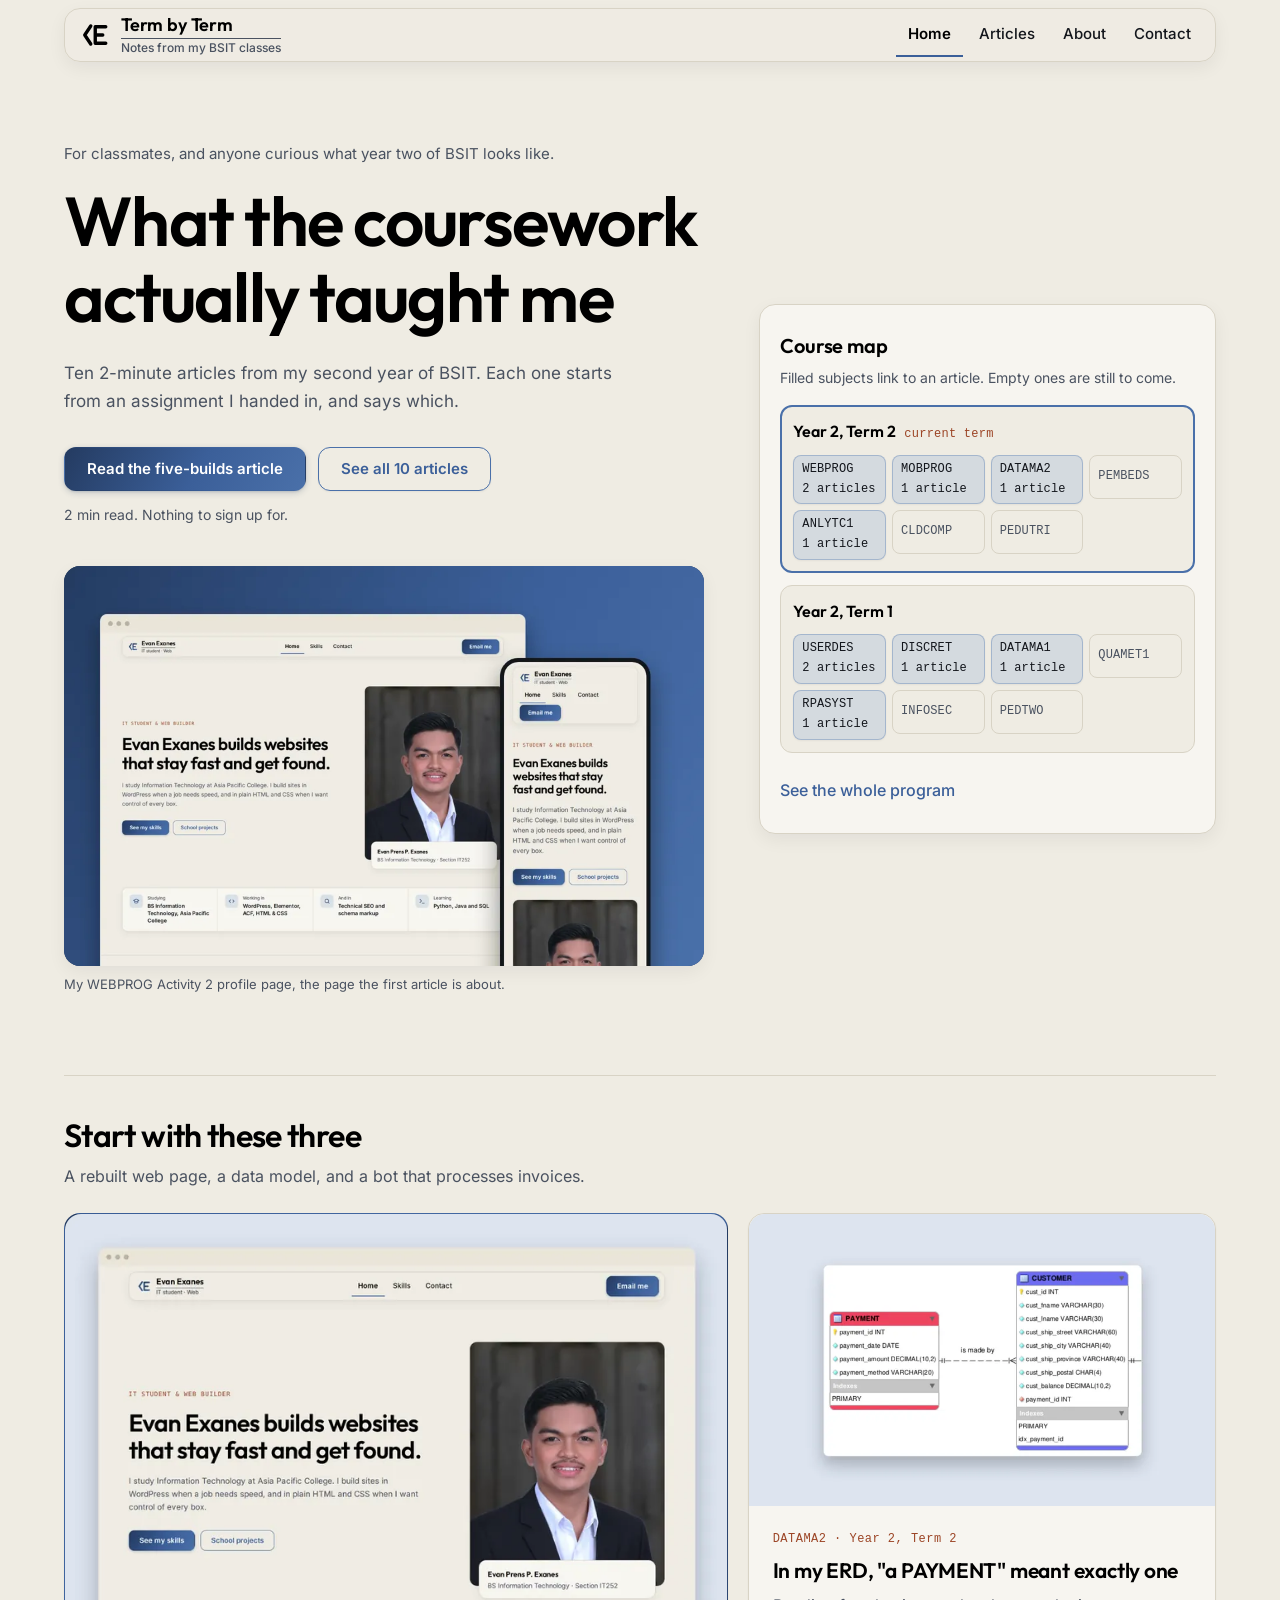
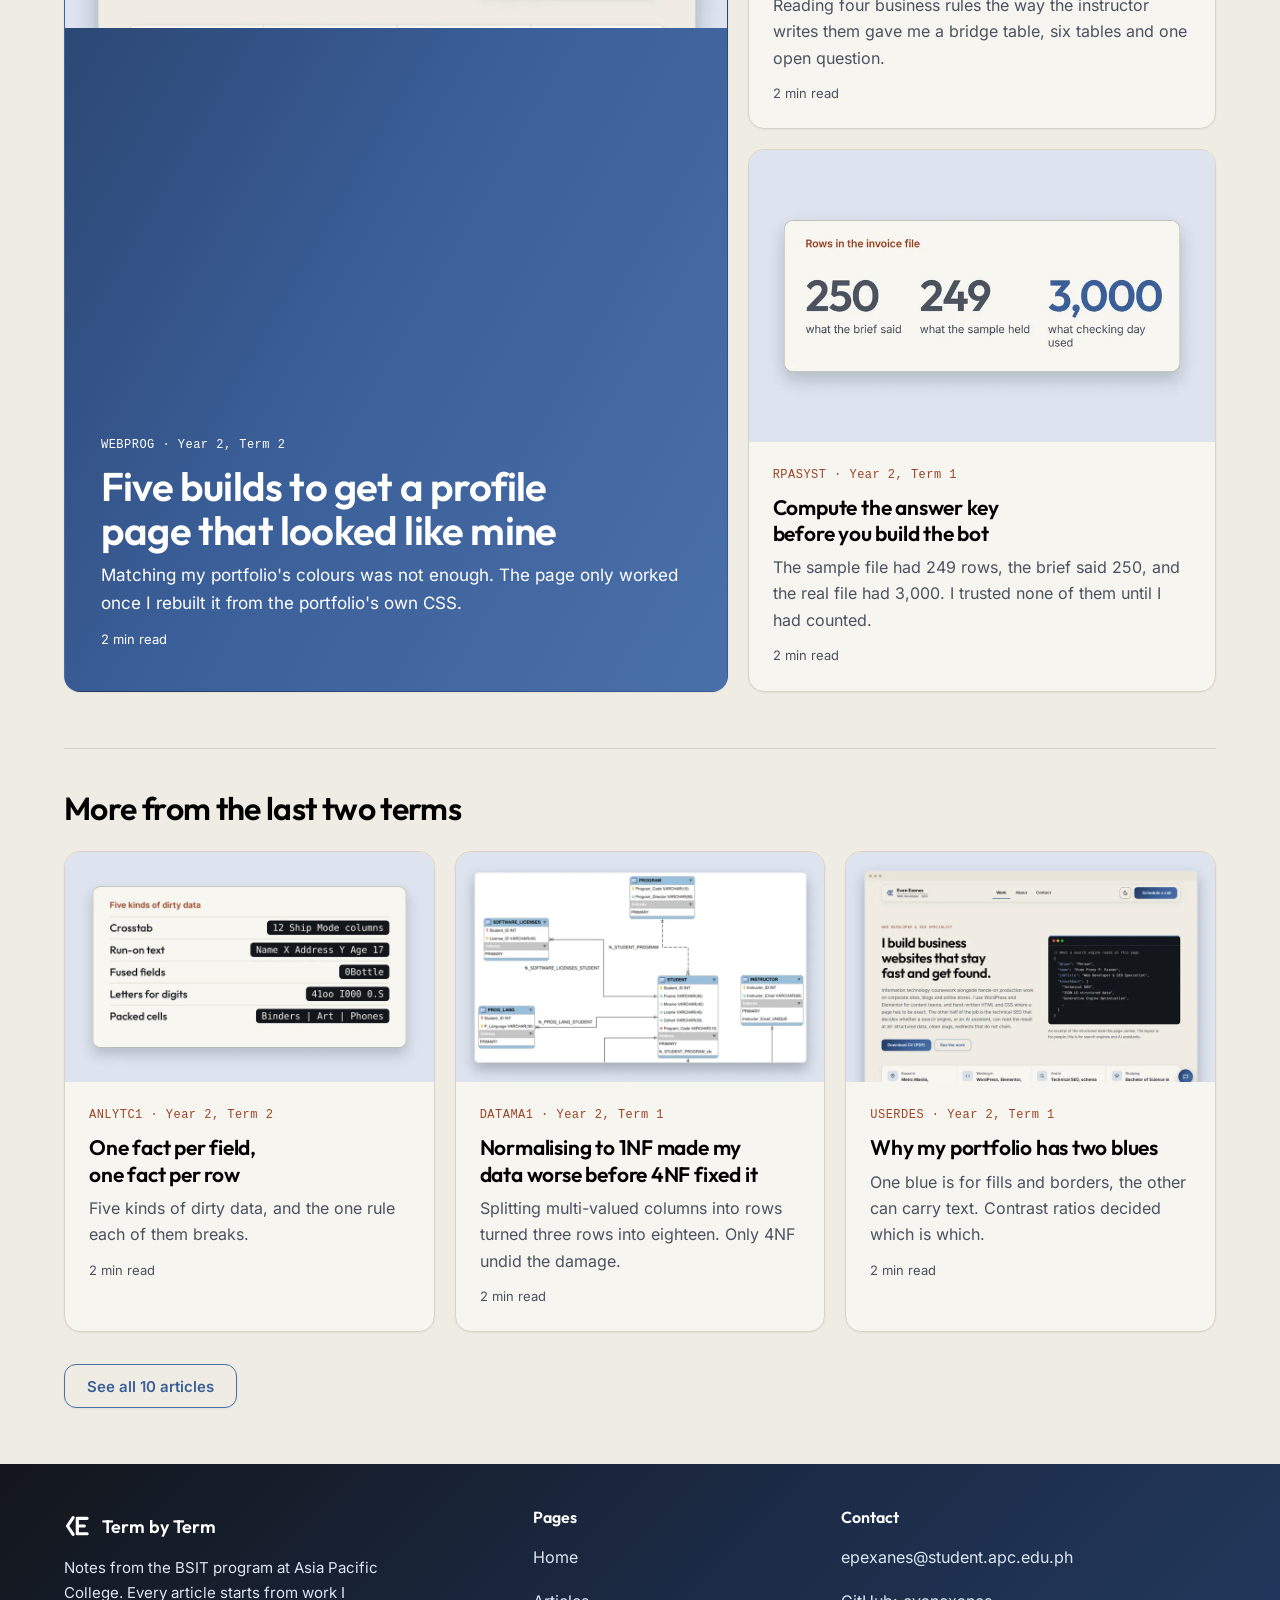
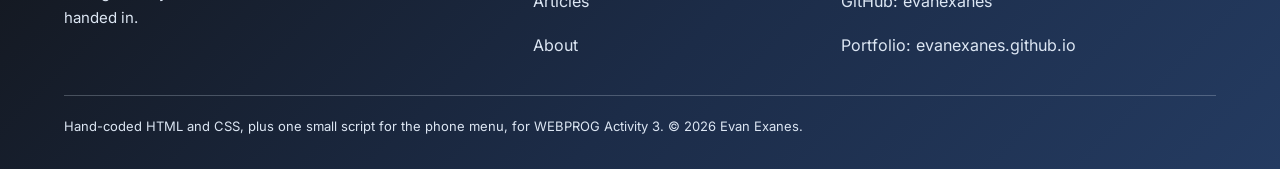
<file: index.html>
<!doctype html>
<!--
Program name: index.html
Description: Home page of Term by Term: a hero, a course map of the second-year
   subjects and three featured articles.
Author: Exanes, Evan Prens
Date Compiled: 11/08/2026
======================================================================
Date           Description                      Programmer name
======================================================================
11/08/2026     Initial Implementation           EPPE
11/09/2026     Added header and comments        EPPE
11/09/2026     Added section comments           EPPE
======================================================================
-->
<html lang="en">
<head>
<meta charset="utf-8">
<meta name="viewport" content="width=device-width, initial-scale=1">
<meta name="color-scheme" content="light">
<title>Term by Term: notes from my BSIT classes</title>
<meta name="description" content="Ten 2-minute articles from my second year of BSIT at Asia Pacific College, each starting from an assignment I handed in.">
<link rel="icon" href="images/logo-mark.svg" type="image/svg+xml">
<link rel="stylesheet" href="style.css">
<!-- Marks the page as script-enabled before first paint, so the CSS swaps the header links for the hamburger only when menu.js will run. -->
<script>document.documentElement.classList.add("js")</script>
<script src="menu.js" defer></script>
</head>
<body>
<!-- Skip link: lets keyboard users jump past the header straight to the main content. -->
<a class="skip-link" href="#main">Skip to the content</a>
<!-- Site header: logo, main navigation and the hamburger button used on phones. -->
<header class="site-header">
  <div class="header-inner">
    <a class="wordmark" href="index.html"><svg class="logo-mark" viewBox="0 0 40 40" aria-hidden="true" focusable="false"><path d="M13 8 L5 20 L13 32"/><path d="M19 9h14M19 20h10M19 31h14M19 9v22"/></svg>
      <span class="wordmark-text"><span class="wordmark-name">Term by Term</span><span class="wordmark-sub">Notes from my BSIT classes</span></span>
    </a>
    <!-- Main navigation for wide screens. aria-current marks the page you are on. -->
    <nav class="site-nav" aria-label="Main">
      <a href="index.html" aria-current="page">Home</a>
      <a href="articles.html">Articles</a>
      <a href="about.html">About</a>
      <a href="about.html#contact">Contact</a>
    </nav>
    <!-- Hamburger button for phones. menu.js opens the drawer below and keeps aria-expanded in step. -->
    <button class="nav-toggle" id="nav-toggle" type="button" aria-expanded="false" aria-controls="site-drawer" aria-label="Open menu">
      <span class="bar"></span><span class="bar"></span><span class="bar"></span>
    </button>
  </div>
</header>
<!-- Phone menu markup. Both elements start hidden and menu.js opens them. -->
<div class="drawer-shade" id="drawer-shade" hidden></div>
<div class="site-drawer" id="site-drawer" role="dialog" aria-modal="true" aria-label="Menu" hidden>
  <div class="drawer-top">
    <a class="wordmark drawer-wordmark" href="index.html"><svg class="logo-mark" viewBox="0 0 40 40" aria-hidden="true" focusable="false"><path d="M13 8 L5 20 L13 32"/><path d="M19 9h14M19 20h10M19 31h14M19 9v22"/></svg>
      <span class="wordmark-text"><span class="wordmark-name">Term by Term</span><span class="wordmark-sub">Notes from my BSIT classes</span></span>
    </a>
    <button class="drawer-close" type="button" aria-label="Close menu" data-drawer-close>
      <svg viewBox="0 0 24 24" fill="none" stroke="currentColor" stroke-width="2" stroke-linecap="round" aria-hidden="true" focusable="false"><path d="M6 6l12 12M18 6L6 18"/></svg>
    </button>
  </div>
  <nav class="drawer-nav" aria-label="Main">
    <a href="index.html" aria-current="page">Home</a>
    <a href="articles.html">Articles</a>
    <a href="about.html">About</a>
    <a href="about.html#contact">Contact</a>
  </nav>
</div>
<!-- Main content. The skip link above jumps here. -->
<main id="main">
<div class="container">
  <!-- Hero: the headline, a short introduction and the two main buttons, beside the course map. -->
  <section class="hero" aria-labelledby="home-title">
    <div class="hero-copy">
      <p class="hero-kicker">For classmates, and anyone curious what year two of BSIT looks like.</p>
      <h1 class="hero-title" id="home-title">What the coursework actually taught me</h1>
      <p class="hero-support">Ten 2-minute articles from my second year of BSIT. Each one starts from an assignment I handed in, and says which.</p>
      <div class="hero-actions">
        <a class="btn btn-primary" href="profile-page-five-builds.html">Read the five-builds article</a>
        <a class="btn btn-secondary" href="articles.html">See all 10 articles</a>
      </div>
      <p class="hero-note">2 min read. Nothing to sign up for.</p>
      <figure class="hero-art-fig"><div class="hero-art"><img src="images/hero-art-960.webp" srcset="images/hero-art-480.webp 480w, images/hero-art-960.webp 960w" sizes="(min-width: 60em) 40rem, 100vw" width="960" height="600" alt="My Activity 2 profile page in a desktop browser window and on a phone, side by side on a blue panel" decoding="async"></div>
        <figcaption>My WEBPROG Activity 2 profile page, the page the first article is about.</figcaption></figure>
    </div>
    <!-- Course map: every term and subject. Filled tiles link to an article, empty ones are still to come. -->
    <aside class="map" aria-labelledby="map-title-home">
  <h2 class="map-title" id="map-title-home">Course map</h2>
  <p class="map-lede">Filled subjects link to an article. Empty ones are still to come.</p>
  <ol class="terms"><li class="term is-current"><h3 class="term-name"><span>Year 2, Term 2</span><span class="term-state">current term</span></h3><ul class="tiles"><li><a class="tile" href="articles.html#subject-webprog"><span>WEBPROG</span><span class="tile-count">2 articles</span></a></li><li><a class="tile" href="articles.html#subject-mobprog"><span>MOBPROG</span><span class="tile-count">1 article</span></a></li><li><a class="tile" href="articles.html#subject-datama2"><span>DATAMA2</span><span class="tile-count">1 article</span></a></li><li><span class="tile">PEMBEDS</span></li><li><a class="tile" href="articles.html#subject-anlytc1"><span>ANLYTC1</span><span class="tile-count">1 article</span></a></li><li><span class="tile">CLDCOMP</span></li><li><span class="tile">PEDUTRI</span></li></ul></li><li class="term"><h3 class="term-name"><span>Year 2, Term 1</span></h3><ul class="tiles"><li><a class="tile" href="articles.html#subject-userdes"><span>USERDES</span><span class="tile-count">2 articles</span></a></li><li><a class="tile" href="articles.html#subject-discret"><span>DISCRET</span><span class="tile-count">1 article</span></a></li><li><a class="tile" href="articles.html#subject-datama1"><span>DATAMA1</span><span class="tile-count">1 article</span></a></li><li><span class="tile">QUAMET1</span></li><li><a class="tile" href="articles.html#subject-rpasyst"><span>RPASYST</span><span class="tile-count">1 article</span></a></li><li><span class="tile">INFOSEC</span></li><li><span class="tile">PEDTWO</span></li></ul></li></ol>
  <p class="map-more"><a href="about.html#program-title">See the whole program</a></p>
</aside>
  </section>
</div>
<div class="container">
  <!-- Start with these three: the featured articles. -->
  <section class="band" aria-labelledby="start-title">
    <div class="section-head">
      <h2 class="section-title" id="start-title">Start with these three</h2>
      <p class="section-note">A rebuilt web page, a data model, and a bot that processes invoices.</p>
    </div>
    <div class="feature-grid"><article class="card card--feature">
  <div class="card-cover"><img src="images/cover-profile-page-five-builds-800.webp" srcset="images/cover-profile-page-five-builds-400.webp 400w, images/cover-profile-page-five-builds-800.webp 800w" sizes="(min-width: 60em) 36rem, (min-width: 40em) 50vw, 100vw" width="800" height="500" alt="Screenshot of my WEBPROG Activity 2 profile page in a browser window" loading="lazy" decoding="async"></div>
  <div class="card-body">
    <p class="card-meta">WEBPROG &middot; Year 2, Term 2</p>
    <h3 class="card-title"><a href="profile-page-five-builds.html">Five builds to get a profile page that looked like mine</a></h3>
    <p class="card-summary">Matching my portfolio&#x27;s colours was not enough. The page only worked once I rebuilt it from the portfolio&#x27;s own CSS.</p>
    <p class="card-foot">2 min read</p>
  </div>
</article><article class="card">
  <div class="card-cover"><img src="images/cover-a-payment-means-exactly-one-800.webp" srcset="images/cover-a-payment-means-exactly-one-400.webp 400w, images/cover-a-payment-means-exactly-one-800.webp 800w" sizes="(min-width: 60em) 36rem, (min-width: 40em) 50vw, 100vw" width="800" height="500" alt="Detail of my DATAMA2 entity relationship diagram showing the PAYMENT and CUSTOMER tables" loading="lazy" decoding="async"></div>
  <div class="card-body">
    <p class="card-meta">DATAMA2 &middot; Year 2, Term 2</p>
    <h3 class="card-title"><a href="a-payment-means-exactly-one.html">In my ERD, &quot;a PAYMENT&quot; meant exactly one</a></h3>
    <p class="card-summary">Reading four business rules the way the instructor writes them gave me a bridge table, six tables and one open question.</p>
    <p class="card-foot">2 min read</p>
  </div>
</article><article class="card">
  <div class="card-cover"><img src="images/cover-answer-key-before-the-bot-800.webp" srcset="images/cover-answer-key-before-the-bot-400.webp 400w, images/cover-answer-key-before-the-bot-800.webp 800w" sizes="(min-width: 60em) 36rem, (min-width: 40em) 50vw, 100vw" width="800" height="500" alt="Card with the three row counts from the invoice file: 250 in the brief, 249 in the sample and 3,000 on checking day" loading="lazy" decoding="async"></div>
  <div class="card-body">
    <p class="card-meta">RPASYST &middot; Year 2, Term 1</p>
    <h3 class="card-title"><a href="answer-key-before-the-bot.html">Compute the answer key before you build the bot</a></h3>
    <p class="card-summary">The sample file had 249 rows, the brief said 250, and the real file had 3,000. I trusted none of them until I had counted.</p>
    <p class="card-foot">2 min read</p>
  </div>
</article></div>
  </section>
  <!-- More from the last two terms: three more articles, then a link to the full list. -->
  <section class="band" aria-labelledby="more-title">
    <div class="section-head">
      <h2 class="section-title" id="more-title">More from the last two terms</h2>
    </div>
    <div class="card-grid card-grid--home"><article class="card">
  <div class="card-cover"><img src="images/cover-one-fact-per-field-800.webp" srcset="images/cover-one-fact-per-field-400.webp 400w, images/cover-one-fact-per-field-800.webp 800w" sizes="(min-width: 60em) 36rem, (min-width: 40em) 50vw, 100vw" width="800" height="500" alt="Card listing the five kinds of dirty data from my ANLYTC1 exercises, with an example of each, such as 0Bottle and Binders | Art | Phones" loading="lazy" decoding="async"></div>
  <div class="card-body">
    <p class="card-meta">ANLYTC1 &middot; Year 2, Term 2</p>
    <h3 class="card-title"><a href="one-fact-per-field.html">One fact per field, one fact per row</a></h3>
    <p class="card-summary">Five kinds of dirty data, and the one rule each of them breaks.</p>
    <p class="card-foot">2 min read</p>
  </div>
</article><article class="card">
  <div class="card-cover"><img src="images/cover-normalising-made-my-data-worse-800.webp" srcset="images/cover-normalising-made-my-data-worse-400.webp 400w, images/cover-normalising-made-my-data-worse-800.webp 800w" sizes="(min-width: 60em) 36rem, (min-width: 40em) 50vw, 100vw" width="800" height="500" alt="Detail of my DATAMA1 Startup Catastrophe schema in MySQL Workbench" loading="lazy" decoding="async"></div>
  <div class="card-body">
    <p class="card-meta">DATAMA1 &middot; Year 2, Term 1</p>
    <h3 class="card-title"><a href="normalising-made-my-data-worse.html">Normalising to 1NF made my data worse before 4NF fixed it</a></h3>
    <p class="card-summary">Splitting multi-valued columns into rows turned three rows into eighteen. Only 4NF undid the damage.</p>
    <p class="card-foot">2 min read</p>
  </div>
</article><article class="card">
  <div class="card-cover"><img src="images/cover-why-my-portfolio-has-two-blues-800.webp" srcset="images/cover-why-my-portfolio-has-two-blues-400.webp 400w, images/cover-why-my-portfolio-has-two-blues-800.webp 800w" sizes="(min-width: 60em) 36rem, (min-width: 40em) 50vw, 100vw" width="800" height="500" alt="Screenshot of my live portfolio in a browser window" loading="lazy" decoding="async"></div>
  <div class="card-body">
    <p class="card-meta">USERDES &middot; Year 2, Term 1</p>
    <h3 class="card-title"><a href="why-my-portfolio-has-two-blues.html">Why my portfolio has two blues</a></h3>
    <p class="card-summary">One blue is for fills and borders, the other can carry text. Contrast ratios decided which is which.</p>
    <p class="card-foot">2 min read</p>
  </div>
</article></div>
    <p class="hero-actions"><a class="btn btn-secondary" href="articles.html">See all 10 articles</a></p>
  </section>
</div>
</main>
<!-- Site footer: blog blurb, page links and contact links. -->
<footer class="site-footer">
  <div class="container">
    <div class="footer-columns">
      <div>
        <a class="footer-brand" href="index.html"><svg class="logo-mark" viewBox="0 0 40 40" aria-hidden="true" focusable="false"><path d="M13 8 L5 20 L13 32"/><path d="M19 9h14M19 20h10M19 31h14M19 9v22"/></svg><span>Term by Term</span></a>
        <p class="footer-blurb">Notes from the BSIT program at Asia Pacific College. Every article starts from work I handed in.</p>
      </div>
      <div>
        <h2 class="footer-heading">Pages</h2>
        <ul class="footer-links">
          <li><a href="index.html">Home</a></li>
          <li><a href="articles.html">Articles</a></li>
          <li><a href="about.html">About</a></li>
        </ul>
      </div>
      <div>
        <h2 class="footer-heading">Contact</h2>
        <ul class="footer-links">
          <li><a href="mailto:epexanes@student.apc.edu.ph">epexanes@student.apc.edu.ph</a></li>
          <li><a href="https://github.com/evanexanes">GitHub: evanexanes</a></li>
          <li><a href="https://evanexanes.github.io/">Portfolio: evanexanes.github.io</a></li>
        </ul>
      </div>
    </div>
    <p class="footer-base">Hand-coded HTML and CSS, plus one small script for the phone menu, for WEBPROG Activity 3. &copy; 2026 Evan Exanes.</p>
  </div>
</footer>
</body>
</html>
</file>
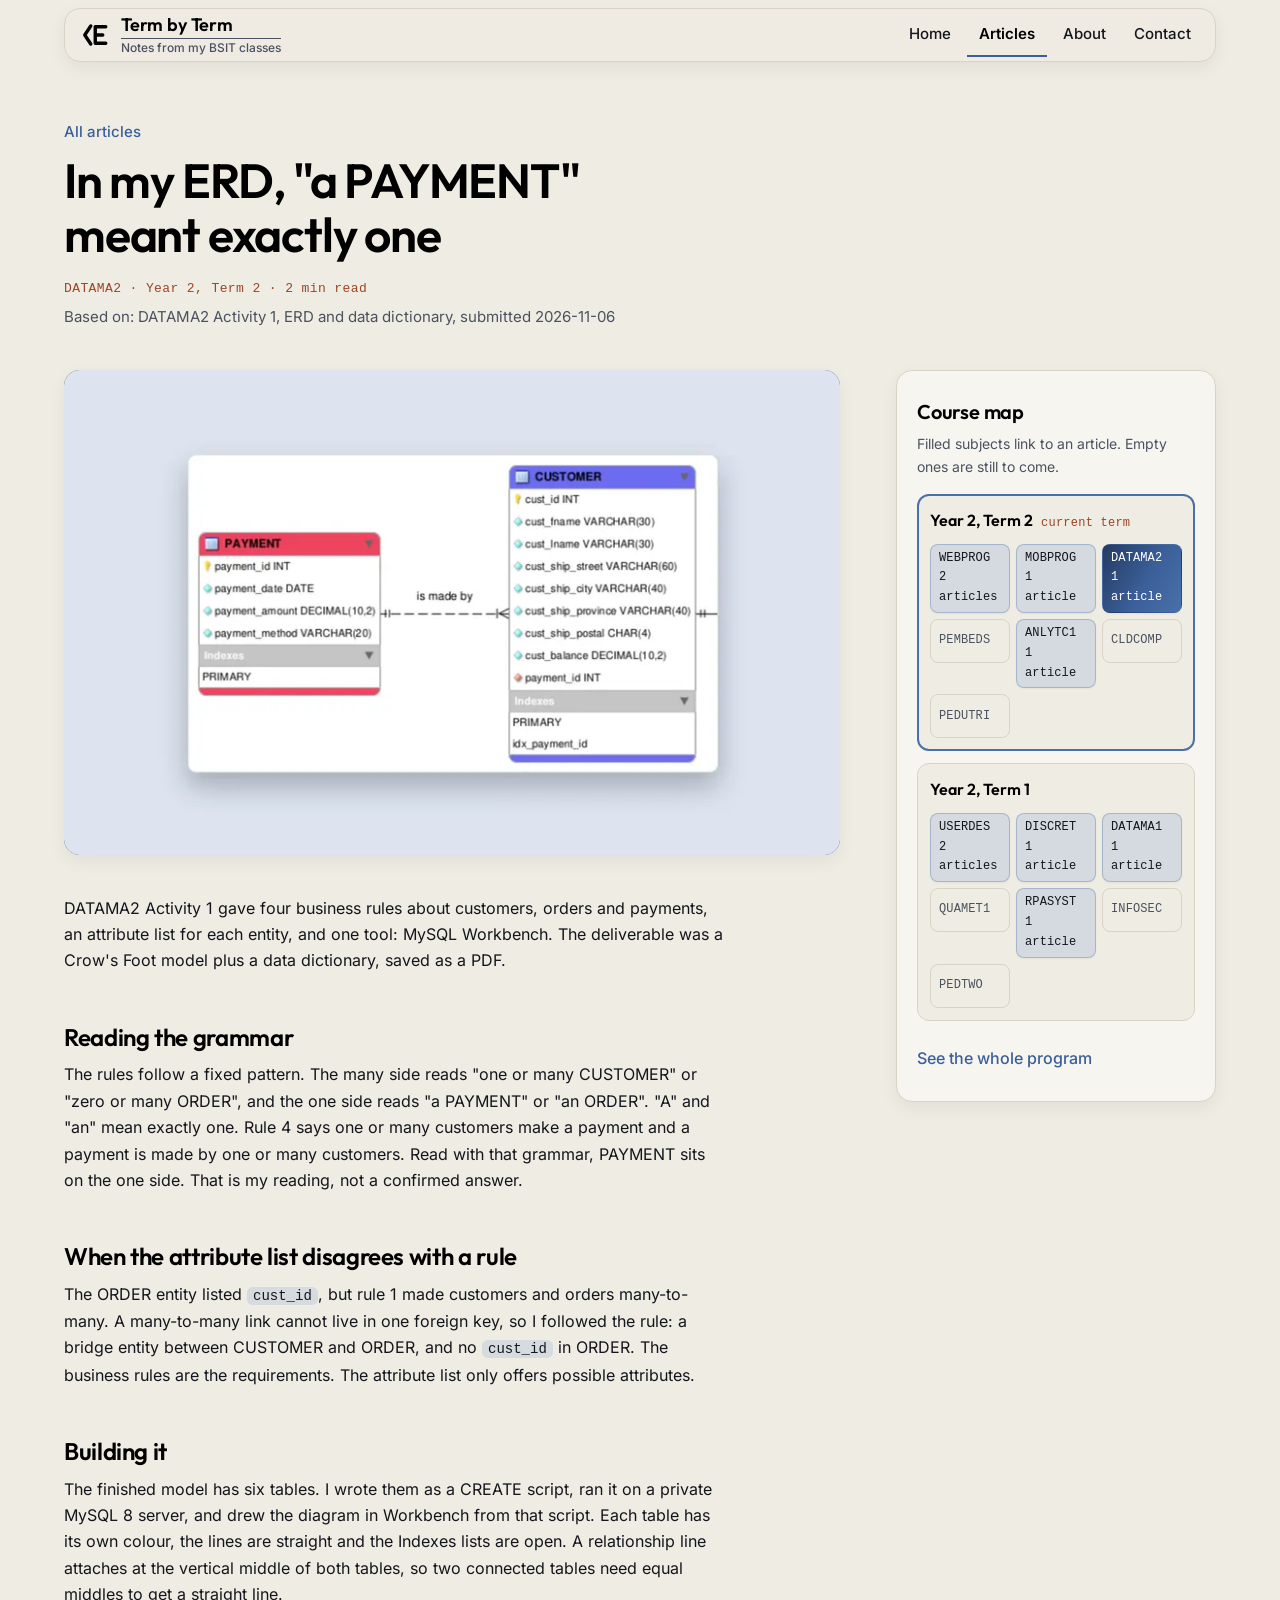
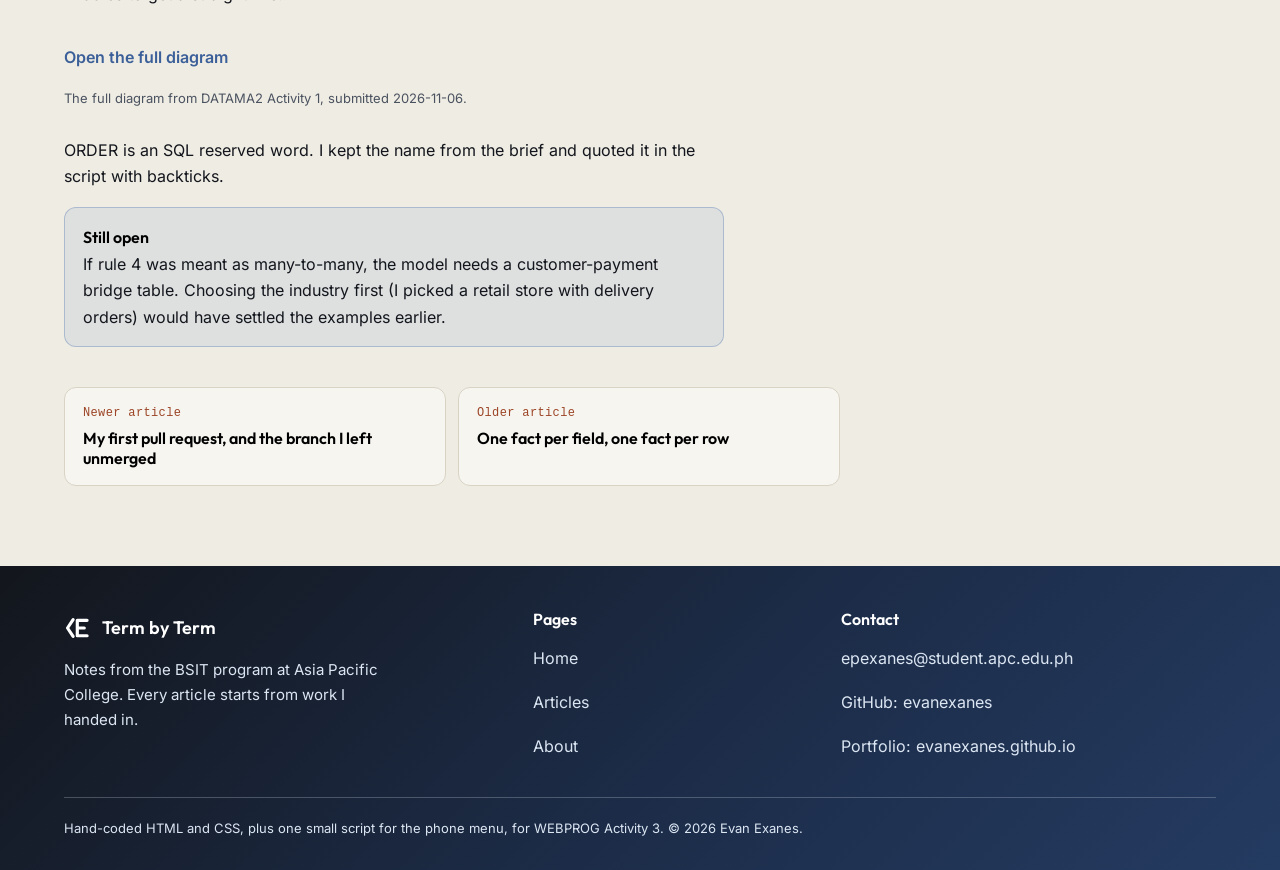
<file: a-payment-means-exactly-one.html>
<!doctype html>
<!--
Program name: a-payment-means-exactly-one.html
Description: Article page of the Term by Term blog. Reading four business rules the
   way the instructor writes them gave me a bridge table, six tables and one open
   question.
Author: Exanes, Evan Prens
Date Compiled: 11/08/2026
======================================================================
Date           Description                      Programmer name
======================================================================
11/08/2026     Initial Implementation           EPPE
11/09/2026     Added header and comments        EPPE
11/09/2026     Added section comments           EPPE
======================================================================
-->
<html lang="en">
<head>
<meta charset="utf-8">
<meta name="viewport" content="width=device-width, initial-scale=1">
<meta name="color-scheme" content="light">
<title>In my ERD, &quot;a PAYMENT&quot; meant exactly one | Term by Term</title>
<meta name="description" content="Reading four business rules the way the instructor writes them gave me a bridge table, six tables and one open question.">
<link rel="icon" href="images/logo-mark.svg" type="image/svg+xml">
<link rel="stylesheet" href="style.css">
<!-- Marks the page as script-enabled before first paint, so the CSS swaps the header links for the hamburger only when menu.js will run. -->
<script>document.documentElement.classList.add("js")</script>
<script src="menu.js" defer></script>
</head>
<body>
<!-- Skip link: lets keyboard users jump past the header straight to the main content. -->
<a class="skip-link" href="#main">Skip to the content</a>
<!-- Site header: logo, main navigation and the hamburger button used on phones. -->
<header class="site-header">
  <div class="header-inner">
    <a class="wordmark" href="index.html"><svg class="logo-mark" viewBox="0 0 40 40" aria-hidden="true" focusable="false"><path d="M13 8 L5 20 L13 32"/><path d="M19 9h14M19 20h10M19 31h14M19 9v22"/></svg>
      <span class="wordmark-text"><span class="wordmark-name">Term by Term</span><span class="wordmark-sub">Notes from my BSIT classes</span></span>
    </a>
    <!-- Main navigation for wide screens. aria-current marks the page you are on. -->
    <nav class="site-nav" aria-label="Main">
      <a href="index.html">Home</a>
      <a href="articles.html" aria-current="page">Articles</a>
      <a href="about.html">About</a>
      <a href="about.html#contact">Contact</a>
    </nav>
    <!-- Hamburger button for phones. menu.js opens the drawer below and keeps aria-expanded in step. -->
    <button class="nav-toggle" id="nav-toggle" type="button" aria-expanded="false" aria-controls="site-drawer" aria-label="Open menu">
      <span class="bar"></span><span class="bar"></span><span class="bar"></span>
    </button>
  </div>
</header>
<!-- Phone menu markup. Both elements start hidden and menu.js opens them. -->
<div class="drawer-shade" id="drawer-shade" hidden></div>
<div class="site-drawer" id="site-drawer" role="dialog" aria-modal="true" aria-label="Menu" hidden>
  <div class="drawer-top">
    <a class="wordmark drawer-wordmark" href="index.html"><svg class="logo-mark" viewBox="0 0 40 40" aria-hidden="true" focusable="false"><path d="M13 8 L5 20 L13 32"/><path d="M19 9h14M19 20h10M19 31h14M19 9v22"/></svg>
      <span class="wordmark-text"><span class="wordmark-name">Term by Term</span><span class="wordmark-sub">Notes from my BSIT classes</span></span>
    </a>
    <button class="drawer-close" type="button" aria-label="Close menu" data-drawer-close>
      <svg viewBox="0 0 24 24" fill="none" stroke="currentColor" stroke-width="2" stroke-linecap="round" aria-hidden="true" focusable="false"><path d="M6 6l12 12M18 6L6 18"/></svg>
    </button>
  </div>
  <nav class="drawer-nav" aria-label="Main">
    <a href="index.html">Home</a>
    <a href="articles.html" aria-current="page">Articles</a>
    <a href="about.html">About</a>
    <a href="about.html#contact">Contact</a>
  </nav>
</div>
<!-- Main content. The skip link above jumps here. -->
<main id="main">
<div class="container">
  <div class="article-layout">
    <!-- Article heading: breadcrumb, title, subject and term, and the coursework the article is based on. -->
    <header class="article-head">
      <a class="crumb" href="articles.html">All articles</a>
      <h1 class="article-title">In my ERD, &quot;a PAYMENT&quot; meant exactly one</h1>
      <p class="article-meta">DATAMA2 &middot; Year 2, Term 2 &middot; 2 min read</p>
      <p class="article-source">Based on: DATAMA2 Activity 1, ERD and data dictionary, submitted 2026-11-06</p>
    </header>
    <!-- Cover image, served at two sizes through srcset. -->
    <div class="article-cover"><img src="images/cover-a-payment-means-exactly-one-800.webp" srcset="images/cover-a-payment-means-exactly-one-400.webp 400w, images/cover-a-payment-means-exactly-one-800.webp 800w" sizes="(min-width: 60em) 44rem, 100vw" width="800" height="500" alt="Detail of my DATAMA2 entity relationship diagram showing the PAYMENT and CUSTOMER tables" decoding="async"></div>
    <!-- Article text. -->
    <article class="article-body prose">
<p>DATAMA2 Activity 1 gave four business rules about customers, orders and payments, an attribute list for each entity, and one tool: MySQL Workbench. The deliverable was a Crow&#x27;s Foot model plus a data dictionary, saved as a PDF.</p>
<h2>Reading the grammar</h2>
<p>The rules follow a fixed pattern. The many side reads &quot;one or many CUSTOMER&quot; or &quot;zero or many ORDER&quot;, and the one side reads &quot;a PAYMENT&quot; or &quot;an ORDER&quot;. &quot;A&quot; and &quot;an&quot; mean exactly one. Rule 4 says one or many customers make a payment and a payment is made by one or many customers. Read with that grammar, PAYMENT sits on the one side. That is my reading, not a confirmed answer.</p>
<h2>When the attribute list disagrees with a rule</h2>
<p>The ORDER entity listed <code>cust_id</code>, but rule 1 made customers and orders many-to-many. A many-to-many link cannot live in one foreign key, so I followed the rule: a bridge entity between CUSTOMER and ORDER, and no <code>cust_id</code> in ORDER. The business rules are the requirements. The attribute list only offers possible attributes.</p>
<h2>Building it</h2>
<p>The finished model has six tables. I wrote them as a CREATE script, ran it on a private MySQL 8 server, and drew the diagram in Workbench from that script. Each table has its own colour, the lines are straight and the Indexes lists are open. A relationship line attaches at the vertical middle of both tables, so two connected tables need equal middles to get a straight line.</p>
<figure class="figure"><details class="figure-details"><summary>Open the full diagram</summary><img src="images/fig-a-payment-means-exactly-one-1-912.webp" srcset="images/fig-a-payment-means-exactly-one-1-720.webp 720w, images/fig-a-payment-means-exactly-one-1-912.webp 912w" sizes="(min-width: 60em) 44rem, 100vw" width="912" height="608" alt="The full DATAMA2 Activity 1 entity relationship diagram, with six tables in different colours" loading="lazy" decoding="async"></details><figcaption>The full diagram from DATAMA2 Activity 1, submitted 2026-11-06.</figcaption></figure>
<p>ORDER is an SQL reserved word. I kept the name from the brief and quoted it in the script with backticks.</p>
<aside class="note"><p class="note-title">Still open</p><p>If rule 4 was meant as many-to-many, the model needs a customer-payment bridge table. Choosing the industry first (I picked a retail store with delivery orders) would have settled the examples earlier.</p></aside>
    </article>
    <!-- Links to the previous and next article. -->
    <nav class="article-pager" aria-label="More articles"><div class="pager"><a class="pager-link" href="first-pull-request.html"><span class="pager-dir">Newer article</span><span class="pager-title">My first pull request, and the branch I left unmerged</span></a><a class="pager-link" href="one-fact-per-field.html"><span class="pager-dir">Older article</span><span class="pager-title">One fact per field, one fact per row</span></a></div></nav>
    <!-- Course map: every term and subject. Filled tiles link to an article, empty ones are still to come. -->
    <aside class="map" aria-labelledby="map-title-article">
  <h2 class="map-title" id="map-title-article">Course map</h2>
  <p class="map-lede">Filled subjects link to an article. Empty ones are still to come.</p>
  <ol class="terms"><li class="term is-current"><h3 class="term-name"><span>Year 2, Term 2</span><span class="term-state">current term</span></h3><ul class="tiles"><li><a class="tile" href="articles.html#subject-webprog"><span>WEBPROG</span><span class="tile-count">2 articles</span></a></li><li><a class="tile" href="articles.html#subject-mobprog"><span>MOBPROG</span><span class="tile-count">1 article</span></a></li><li><a class="tile" href="articles.html#subject-datama2" aria-current="true"><span>DATAMA2</span><span class="tile-count">1 article</span></a></li><li><span class="tile">PEMBEDS</span></li><li><a class="tile" href="articles.html#subject-anlytc1"><span>ANLYTC1</span><span class="tile-count">1 article</span></a></li><li><span class="tile">CLDCOMP</span></li><li><span class="tile">PEDUTRI</span></li></ul></li><li class="term"><h3 class="term-name"><span>Year 2, Term 1</span></h3><ul class="tiles"><li><a class="tile" href="articles.html#subject-userdes"><span>USERDES</span><span class="tile-count">2 articles</span></a></li><li><a class="tile" href="articles.html#subject-discret"><span>DISCRET</span><span class="tile-count">1 article</span></a></li><li><a class="tile" href="articles.html#subject-datama1"><span>DATAMA1</span><span class="tile-count">1 article</span></a></li><li><span class="tile">QUAMET1</span></li><li><a class="tile" href="articles.html#subject-rpasyst"><span>RPASYST</span><span class="tile-count">1 article</span></a></li><li><span class="tile">INFOSEC</span></li><li><span class="tile">PEDTWO</span></li></ul></li></ol>
  <p class="map-more"><a href="about.html#program-title">See the whole program</a></p>
</aside>
  </div>
</div>
</main>
<!-- Site footer: blog blurb, page links and contact links. -->
<footer class="site-footer">
  <div class="container">
    <div class="footer-columns">
      <div>
        <a class="footer-brand" href="index.html"><svg class="logo-mark" viewBox="0 0 40 40" aria-hidden="true" focusable="false"><path d="M13 8 L5 20 L13 32"/><path d="M19 9h14M19 20h10M19 31h14M19 9v22"/></svg><span>Term by Term</span></a>
        <p class="footer-blurb">Notes from the BSIT program at Asia Pacific College. Every article starts from work I handed in.</p>
      </div>
      <div>
        <h2 class="footer-heading">Pages</h2>
        <ul class="footer-links">
          <li><a href="index.html">Home</a></li>
          <li><a href="articles.html">Articles</a></li>
          <li><a href="about.html">About</a></li>
        </ul>
      </div>
      <div>
        <h2 class="footer-heading">Contact</h2>
        <ul class="footer-links">
          <li><a href="mailto:epexanes@student.apc.edu.ph">epexanes@student.apc.edu.ph</a></li>
          <li><a href="https://github.com/evanexanes">GitHub: evanexanes</a></li>
          <li><a href="https://evanexanes.github.io/">Portfolio: evanexanes.github.io</a></li>
        </ul>
      </div>
    </div>
    <p class="footer-base">Hand-coded HTML and CSS, plus one small script for the phone menu, for WEBPROG Activity 3. &copy; 2026 Evan Exanes.</p>
  </div>
</footer>
</body>
</html>
</file>
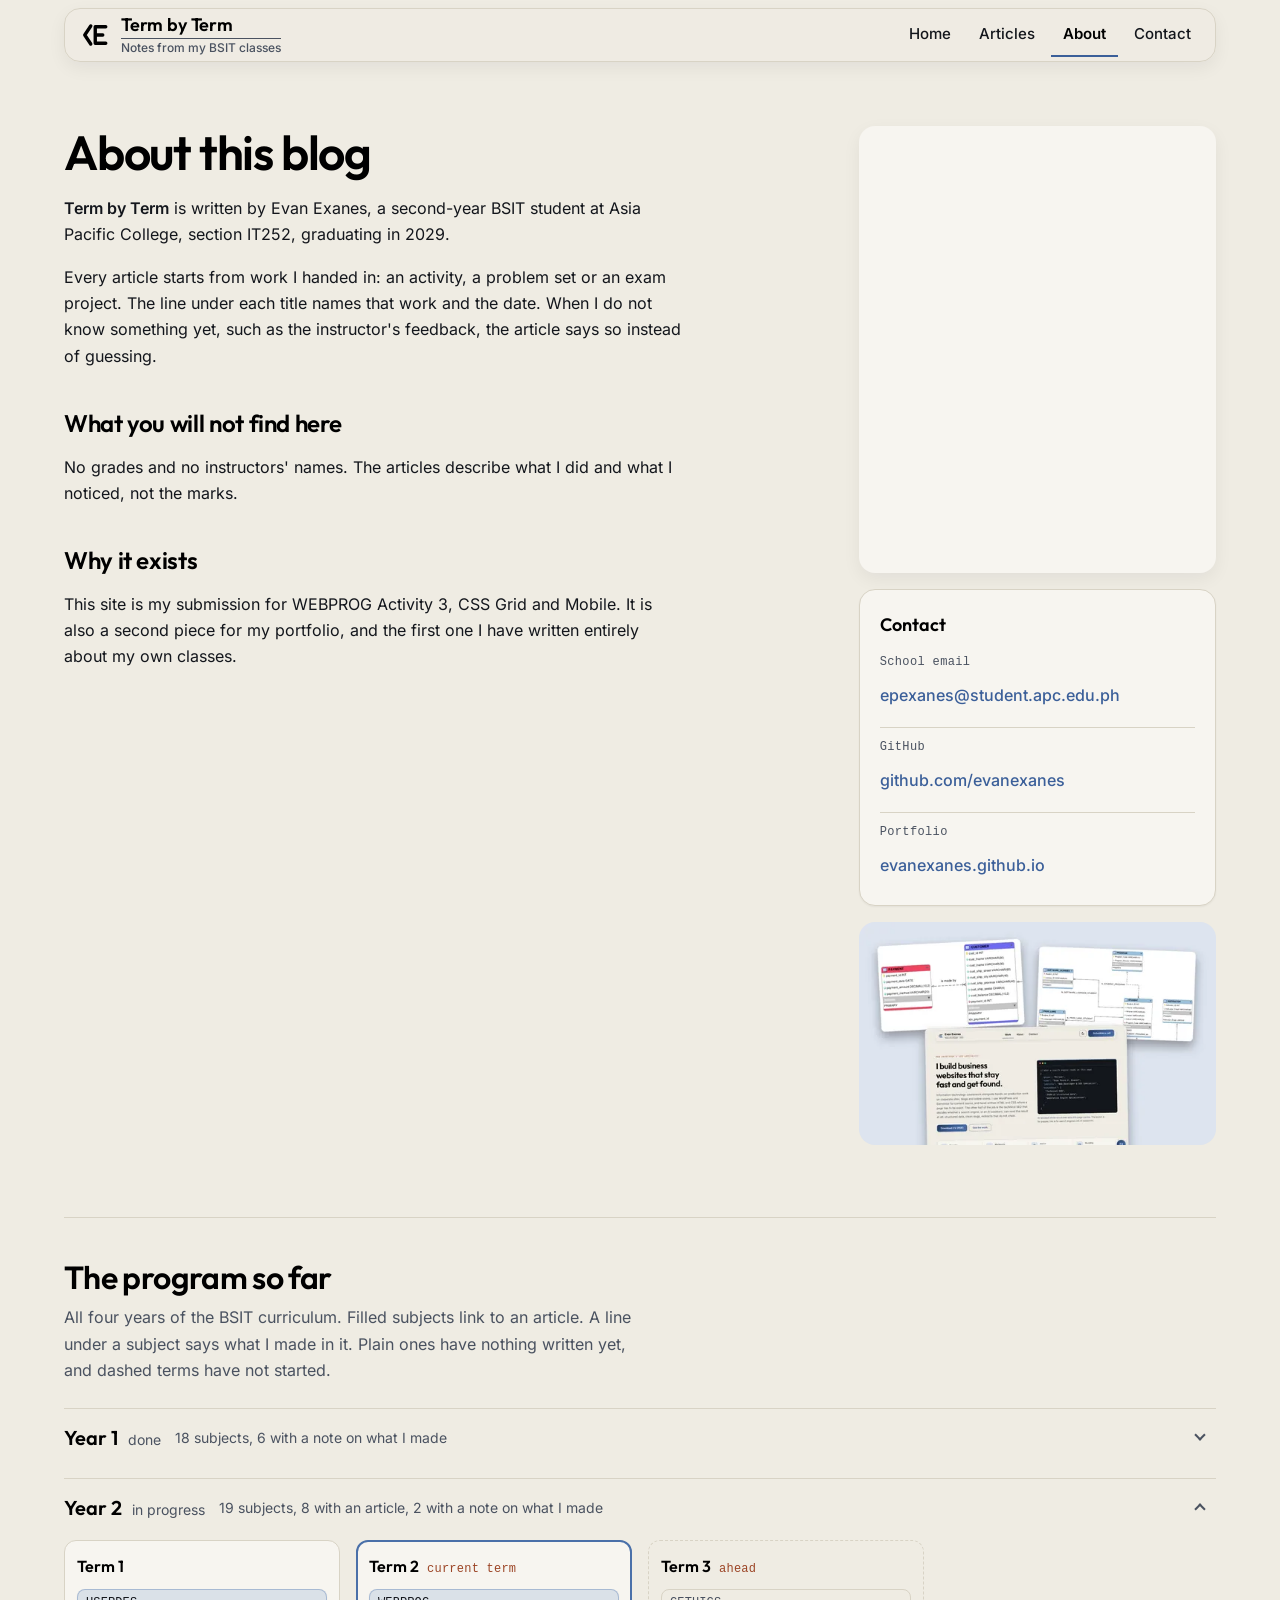
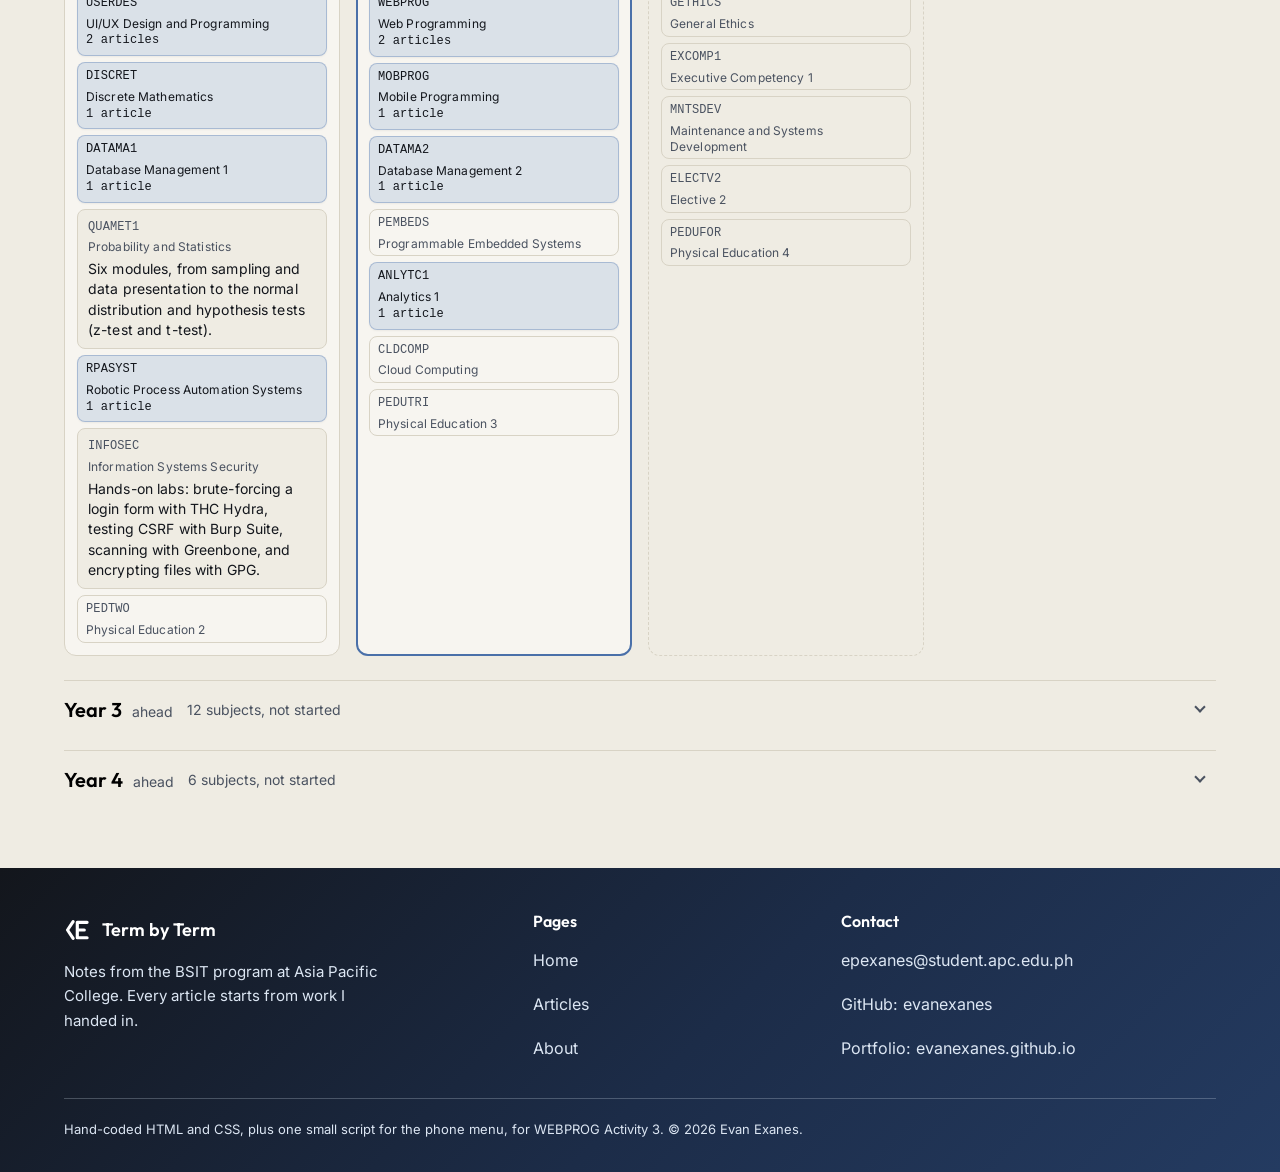
<file: about.html>
<!doctype html>
<!--
Program name: about.html
Description: About page of Term by Term: who writes the blog, what every article is
   based on and how to reach Evan.
Author: Exanes, Evan Prens
Date Compiled: 11/08/2026
======================================================================
Date           Description                      Programmer name
======================================================================
11/08/2026     Initial Implementation           EPPE
11/09/2026     Added header and comments        EPPE
11/09/2026     Added section comments           EPPE
======================================================================
-->
<html lang="en">
<head>
<meta charset="utf-8">
<meta name="viewport" content="width=device-width, initial-scale=1">
<meta name="color-scheme" content="light">
<title>About | Term by Term</title>
<meta name="description" content="Who writes Term by Term, what every article is based on, and how to reach Evan.">
<link rel="icon" href="images/logo-mark.svg" type="image/svg+xml">
<link rel="stylesheet" href="style.css">
<!-- Marks the page as script-enabled before first paint, so the CSS swaps the header links for the hamburger only when menu.js will run. -->
<script>document.documentElement.classList.add("js")</script>
<script src="menu.js" defer></script>
</head>
<body>
<!-- Skip link: lets keyboard users jump past the header straight to the main content. -->
<a class="skip-link" href="#main">Skip to the content</a>
<!-- Site header: logo, main navigation and the hamburger button used on phones. -->
<header class="site-header">
  <div class="header-inner">
    <a class="wordmark" href="index.html"><svg class="logo-mark" viewBox="0 0 40 40" aria-hidden="true" focusable="false"><path d="M13 8 L5 20 L13 32"/><path d="M19 9h14M19 20h10M19 31h14M19 9v22"/></svg>
      <span class="wordmark-text"><span class="wordmark-name">Term by Term</span><span class="wordmark-sub">Notes from my BSIT classes</span></span>
    </a>
    <!-- Main navigation for wide screens. aria-current marks the page you are on. -->
    <nav class="site-nav" aria-label="Main">
      <a href="index.html">Home</a>
      <a href="articles.html">Articles</a>
      <a href="about.html" aria-current="page">About</a>
      <a href="about.html#contact">Contact</a>
    </nav>
    <!-- Hamburger button for phones. menu.js opens the drawer below and keeps aria-expanded in step. -->
    <button class="nav-toggle" id="nav-toggle" type="button" aria-expanded="false" aria-controls="site-drawer" aria-label="Open menu">
      <span class="bar"></span><span class="bar"></span><span class="bar"></span>
    </button>
  </div>
</header>
<!-- Phone menu markup. Both elements start hidden and menu.js opens them. -->
<div class="drawer-shade" id="drawer-shade" hidden></div>
<div class="site-drawer" id="site-drawer" role="dialog" aria-modal="true" aria-label="Menu" hidden>
  <div class="drawer-top">
    <a class="wordmark drawer-wordmark" href="index.html"><svg class="logo-mark" viewBox="0 0 40 40" aria-hidden="true" focusable="false"><path d="M13 8 L5 20 L13 32"/><path d="M19 9h14M19 20h10M19 31h14M19 9v22"/></svg>
      <span class="wordmark-text"><span class="wordmark-name">Term by Term</span><span class="wordmark-sub">Notes from my BSIT classes</span></span>
    </a>
    <button class="drawer-close" type="button" aria-label="Close menu" data-drawer-close>
      <svg viewBox="0 0 24 24" fill="none" stroke="currentColor" stroke-width="2" stroke-linecap="round" aria-hidden="true" focusable="false"><path d="M6 6l12 12M18 6L6 18"/></svg>
    </button>
  </div>
  <nav class="drawer-nav" aria-label="Main">
    <a href="index.html">Home</a>
    <a href="articles.html">Articles</a>
    <a href="about.html" aria-current="page">About</a>
    <a href="about.html#contact">Contact</a>
  </nav>
</div>
<!-- Main content. The skip link above jumps here. -->
<main id="main">
<div class="container">
  <!-- About layout: text on one side, portrait, contact details and artwork on the other. -->
  <div class="about-grid">
    <!-- Who writes the blog, where the articles come from and why the site exists. -->
    <div class="about-copy">
      <h1 class="page-title">About this blog</h1>
      <p><strong>Term by Term</strong> is written by Evan Exanes, a second-year BSIT student at Asia Pacific College, section IT252, graduating in 2029.</p>
      <p>Every article starts from work I handed in: an activity, a problem set or an exam project. The line under each title names that work and the date. When I do not know something yet, such as the instructor's feedback, the article says so instead of guessing.</p>
      <h2>What you will not find here</h2>
      <p>No grades and no instructors' names. The articles describe what I did and what I noticed, not the marks.</p>
      <h2>Why it exists</h2>
      <p>This site is my submission for WEBPROG Activity 3, CSS Grid and Mobile. It is also a second piece for my portfolio, and the first one I have written entirely about my own classes.</p>
    </div>
    <div class="about-side">
      <img class="portrait" src="images/evan-exanes-portrait-640.webp" srcset="images/evan-exanes-portrait-320.webp 320w, images/evan-exanes-portrait-640.webp 640w" sizes="(min-width: 60em) 23rem, min(20rem, calc(100vw - 32px))" width="640" height="800" decoding="async" alt="Portrait of Evan Exanes, smiling, in a dark blazer and white shirt">
      <!-- Contact details. The Contact links in the menu jump to this id. -->
      <div class="contact-card" id="contact">
        <h2>Contact</h2>
        <div class="contact-row"><span class="contact-label">School email</span><a href="mailto:epexanes@student.apc.edu.ph">epexanes@student.apc.edu.ph</a></div>
        <div class="contact-row"><span class="contact-label">GitHub</span><a href="https://github.com/evanexanes">github.com/evanexanes</a></div>
        <div class="contact-row"><span class="contact-label">Portfolio</span><a href="https://evanexanes.github.io/">evanexanes.github.io</a></div>
      </div>
      <div class="about-art"><img src="images/about-art-960.webp" srcset="images/about-art-480.webp 480w, images/about-art-960.webp 960w" sizes="(min-width: 60em) 23rem, min(30rem, calc(100vw - 32px))" width="960" height="600" alt="Three pieces of my coursework overlapping on a blue panel: the DATAMA2 diagram, the DATAMA1 schema and my portfolio" loading="lazy" decoding="async"></div>
    </div>
  </div>
</div>
<div class="container">
  <!-- The program so far: the full course map, every term. -->
  <section class="full-map" aria-labelledby="program-title">
    <div class="section-head">
      <h2 class="section-title" id="program-title">The program so far</h2>
      <p class="section-note">All four years of the BSIT curriculum. Filled subjects link to an article. A line under a subject says what I made in it. Plain ones have nothing written yet, and dashed terms have not started.</p>
    </div>
    <div class="year-grid"><details class="year-block"><summary><h3 class="year-title" id="year-1">Year 1 <span class="year-note">done</span></h3><span class="year-tally">18 subjects, 6 with a note on what I made</span></summary><ol class="year-terms"><li class="term"><h4 class="term-name"><span>Term 1</span></h4><ul class="tiles"><li><span class="tile"><span>SCITECS</span><span class="tile-name">Science, Technology, and Society</span></span></li><li><span class="tile"><span>UNDSELF</span><span class="tile-name">Understanding the Self</span></span></li><li><span class="tile"><span>INTCOMC</span><span class="tile-name">Introduction to Computing</span></span></li><li><span class="tile"><span>PROGCON</span><span class="tile-name">Programming Concepts</span></span></li><li class="has-note"><div class="tile tile--note"><span>COMPORG</span><span class="tile-name">Computer Architecture and Organization</span><span class="tile-note">A festive LED matrix in Tinkercad Circuits, built with a team. A four-input Boolean expression decides which LEDs light, checked against a truth table.</span></div></li><li><span class="tile"><span>NATSER1</span><span class="tile-name">National Service Training Program 1</span></span></li></ul></li><li class="term"><h4 class="term-name"><span>Term 2</span></h4><ul class="tiles"><li><span class="tile"><span>CONWORL</span><span class="tile-name">The Contemporary World</span></span></li><li><span class="tile"><span>PURPCOM</span><span class="tile-name">Purposive Communication</span></span></li><li class="has-note"><div class="tile tile--note"><span>INPROLA</span><span class="tile-name">Intermediate Programming Language</span><span class="tile-note">NCTN Bank, a Java desktop app built on JOptionPane dialogs. An account locks after three wrong passwords, and each account keeps its own transaction history.</span></div></li><li><span class="tile"><span>MANPRIN</span><span class="tile-name">Management Principles</span></span></li><li class="has-note"><div class="tile tile--note"><span>OPESYST</span><span class="tile-name">Operating Systems</span><span class="tile-note">Set up Fedora 43 with Apache, MariaDB and PHP, created three user accounts, and practised dnf, systemctl, chmod and chown.</span></div></li><li><span class="tile"><span>NATSER2</span><span class="tile-name">National Service Training Program 2</span></span></li></ul></li><li class="term"><h4 class="term-name"><span>Term 3</span></h4><ul class="tiles"><li><span class="tile"><span>ARTAPRE</span><span class="tile-name">Art Appreciation</span></span></li><li class="has-note"><div class="tile tile--note"><span>DASTRUC</span><span class="tile-name">Data Structures and Algorithms</span><span class="tile-note">MotoPulse, a Python command-line motorcycle maintenance tracker. A min-heap ranks overdue jobs by an urgency score, and a stack powers undo.</span></div></li><li class="has-note"><div class="tile tile--note"><span>BUSPROS</span><span class="tile-name">Business Processes</span><span class="tile-note">A business process specification for RevTech: marketing to contract to go-live to client feedback, drawn as swimlanes across Operations, HR, Finance and Admin.</span></div></li><li><span class="tile"><span>MATWORL</span><span class="tile-name">Mathematics in the Modern World</span></span></li><li class="has-note"><div class="tile tile--note"><span>DNETCOM</span><span class="tile-name">Data Networks and Communications</span><span class="tile-note">Packet Tracer labs for static routing, RIP and dynamic routing, plus a comparison of static, RIP, EIGRP and OSPF by metric and convergence speed.</span></div></li><li><span class="tile"><span>PEDUONE</span><span class="tile-name">Physical Education 1</span></span></li></ul></li></ol></details><details class="year-block" open><summary><h3 class="year-title" id="year-2">Year 2 <span class="year-note">in progress</span></h3><span class="year-tally">19 subjects, 8 with an article, 2 with a note on what I made</span></summary><ol class="year-terms"><li class="term"><h4 class="term-name"><span>Term 1</span></h4><ul class="tiles"><li><a class="tile" href="articles.html#subject-userdes"><span>USERDES</span><span class="tile-name">UI/UX Design and Programming</span><span class="tile-count">2 articles</span></a></li><li><a class="tile" href="articles.html#subject-discret"><span>DISCRET</span><span class="tile-name">Discrete Mathematics</span><span class="tile-count">1 article</span></a></li><li><a class="tile" href="articles.html#subject-datama1"><span>DATAMA1</span><span class="tile-name">Database Management 1</span><span class="tile-count">1 article</span></a></li><li class="has-note"><div class="tile tile--note"><span>QUAMET1</span><span class="tile-name">Probability and Statistics</span><span class="tile-note">Six modules, from sampling and data presentation to the normal distribution and hypothesis tests (z-test and t-test).</span></div></li><li><a class="tile" href="articles.html#subject-rpasyst"><span>RPASYST</span><span class="tile-name">Robotic Process Automation Systems</span><span class="tile-count">1 article</span></a></li><li class="has-note"><div class="tile tile--note"><span>INFOSEC</span><span class="tile-name">Information Systems Security</span><span class="tile-note">Hands-on labs: brute-forcing a login form with THC Hydra, testing CSRF with Burp Suite, scanning with Greenbone, and encrypting files with GPG.</span></div></li><li><span class="tile"><span>PEDTWO</span><span class="tile-name">Physical Education 2</span></span></li></ul></li><li class="term is-current"><h4 class="term-name"><span>Term 2</span><span class="term-state">current term</span></h4><ul class="tiles"><li><a class="tile" href="articles.html#subject-webprog"><span>WEBPROG</span><span class="tile-name">Web Programming</span><span class="tile-count">2 articles</span></a></li><li><a class="tile" href="articles.html#subject-mobprog"><span>MOBPROG</span><span class="tile-name">Mobile Programming</span><span class="tile-count">1 article</span></a></li><li><a class="tile" href="articles.html#subject-datama2"><span>DATAMA2</span><span class="tile-name">Database Management 2</span><span class="tile-count">1 article</span></a></li><li><span class="tile"><span>PEMBEDS</span><span class="tile-name">Programmable Embedded Systems</span></span></li><li><a class="tile" href="articles.html#subject-anlytc1"><span>ANLYTC1</span><span class="tile-name">Analytics 1</span><span class="tile-count">1 article</span></a></li><li><span class="tile"><span>CLDCOMP</span><span class="tile-name">Cloud Computing</span></span></li><li><span class="tile"><span>PEDUTRI</span><span class="tile-name">Physical Education 3</span></span></li></ul></li><li class="term is-ahead"><h4 class="term-name"><span>Term 3</span><span class="term-state">ahead</span></h4><ul class="tiles"><li><span class="tile"><span>GETHICS</span><span class="tile-name">General Ethics</span></span></li><li><span class="tile"><span>EXCOMP1</span><span class="tile-name">Executive Competency 1</span></span></li><li><span class="tile"><span>MNTSDEV</span><span class="tile-name">Maintenance and Systems Development</span></span></li><li><span class="tile"><span>ELECTV2</span><span class="tile-name">Elective 2</span></span></li><li><span class="tile"><span>PEDUFOR</span><span class="tile-name">Physical Education 4</span></span></li></ul></li></ol></details><details class="year-block"><summary><h3 class="year-title" id="year-3">Year 3 <span class="year-note">ahead</span></h3><span class="year-tally">12 subjects, not started</span></summary><ol class="year-terms"><li class="term is-ahead"><h4 class="term-name"><span>Term 1</span><span class="term-state">ahead</span></h4><ul class="tiles"><li><span class="tile"><span>PHILHIS</span><span class="tile-name">Philippine History</span></span></li><li><span class="tile"><span>MSYADD1</span><span class="tile-name">Methods of Systems Analysis and Design 1</span></span></li><li><span class="tile"><span>ELECTV3</span><span class="tile-name">Elective 3</span></span></li><li><span class="tile"><span>ICTSRV1</span><span class="tile-name">ICT Services 1</span></span></li></ul></li><li class="term is-ahead"><h4 class="term-name"><span>Term 2</span><span class="term-state">ahead</span></h4><ul class="tiles"><li><span class="tile"><span>RIZLIFE</span><span class="tile-name">Life and Works of Rizal</span></span></li><li><span class="tile"><span>MCSPROJ</span><span class="tile-name">Capstone Project / Systems Project 1</span></span></li><li><span class="tile"><span>TENTREP</span><span class="tile-name">Technology Entrepreneurship</span></span></li><li><span class="tile"><span>ELECTV4</span><span class="tile-name">Elective 4</span></span></li></ul></li><li class="term is-ahead"><h4 class="term-name"><span>Term 3</span><span class="term-state">ahead</span></h4><ul class="tiles"><li><span class="tile"><span>EXCOMP2</span><span class="tile-name">Executive Competency 2</span></span></li><li><span class="tile"><span>PROJMAN</span><span class="tile-name">IT Project Management</span></span></li><li><span class="tile"><span>MNSYSIT</span><span class="tile-name">Managing IT Systems</span></span></li><li><span class="tile"><span>ITLAWS</span><span class="tile-name">Information Technology Laws and Ethics</span></span></li></ul></li></ol></details><details class="year-block"><summary><h3 class="year-title" id="year-4">Year 4 <span class="year-note">ahead</span></h3><span class="year-tally">6 subjects, not started</span></summary><ol class="year-terms"><li class="term is-ahead"><h4 class="term-name"><span>Term 1</span><span class="term-state">ahead</span></h4><ul class="tiles"><li><span class="tile"><span>PROFETH</span><span class="tile-name">Professional Ethics</span></span></li><li><span class="tile"><span>SOFTDEV</span><span class="tile-name">Software Development Track</span></span></li><li><span class="tile"><span>QUALITY</span><span class="tile-name">Quality Assurance and Software Testing</span></span></li><li><span class="tile"><span>ELECLAN</span><span class="tile-name">Elective Language / Advanced Track</span></span></li></ul></li><li class="term is-ahead"><h4 class="term-name"><span>Term 2</span><span class="term-state">ahead</span></h4><ul class="tiles"><li><span class="tile"><span>INTERN1</span><span class="tile-name">Internship / Practicum 1</span></span></li></ul></li><li class="term is-ahead"><h4 class="term-name"><span>Term 3</span><span class="term-state">ahead</span></h4><ul class="tiles"><li><span class="tile"><span>INTERN2</span><span class="tile-name">Internship / Practicum 2</span></span></li></ul></li></ol></details></div>
  </section>
</div>
</main>
<!-- Site footer: blog blurb, page links and contact links. -->
<footer class="site-footer">
  <div class="container">
    <div class="footer-columns">
      <div>
        <a class="footer-brand" href="index.html"><svg class="logo-mark" viewBox="0 0 40 40" aria-hidden="true" focusable="false"><path d="M13 8 L5 20 L13 32"/><path d="M19 9h14M19 20h10M19 31h14M19 9v22"/></svg><span>Term by Term</span></a>
        <p class="footer-blurb">Notes from the BSIT program at Asia Pacific College. Every article starts from work I handed in.</p>
      </div>
      <div>
        <h2 class="footer-heading">Pages</h2>
        <ul class="footer-links">
          <li><a href="index.html">Home</a></li>
          <li><a href="articles.html">Articles</a></li>
          <li><a href="about.html">About</a></li>
        </ul>
      </div>
      <div>
        <h2 class="footer-heading">Contact</h2>
        <ul class="footer-links">
          <li><a href="mailto:epexanes@student.apc.edu.ph">epexanes@student.apc.edu.ph</a></li>
          <li><a href="https://github.com/evanexanes">GitHub: evanexanes</a></li>
          <li><a href="https://evanexanes.github.io/">Portfolio: evanexanes.github.io</a></li>
        </ul>
      </div>
    </div>
    <p class="footer-base">Hand-coded HTML and CSS, plus one small script for the phone menu, for WEBPROG Activity 3. &copy; 2026 Evan Exanes.</p>
  </div>
</footer>
</body>
</html>
</file>
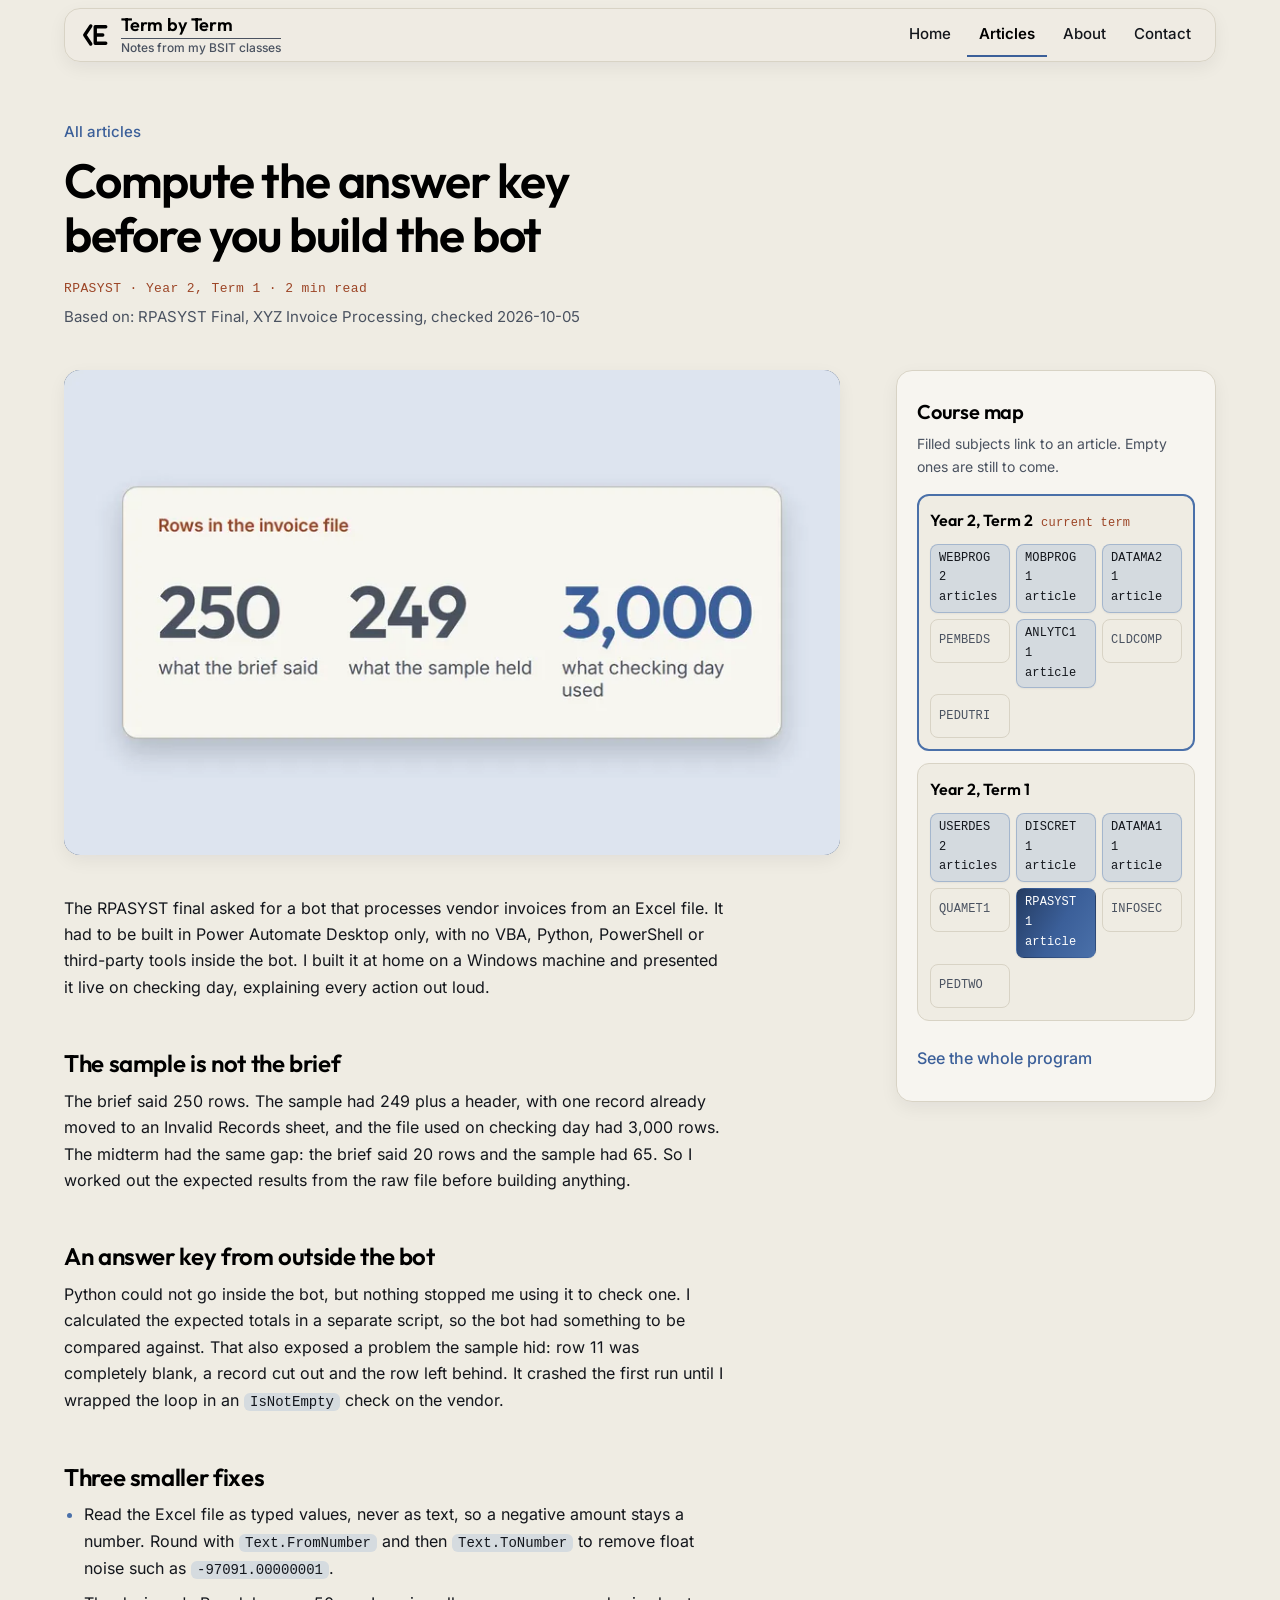
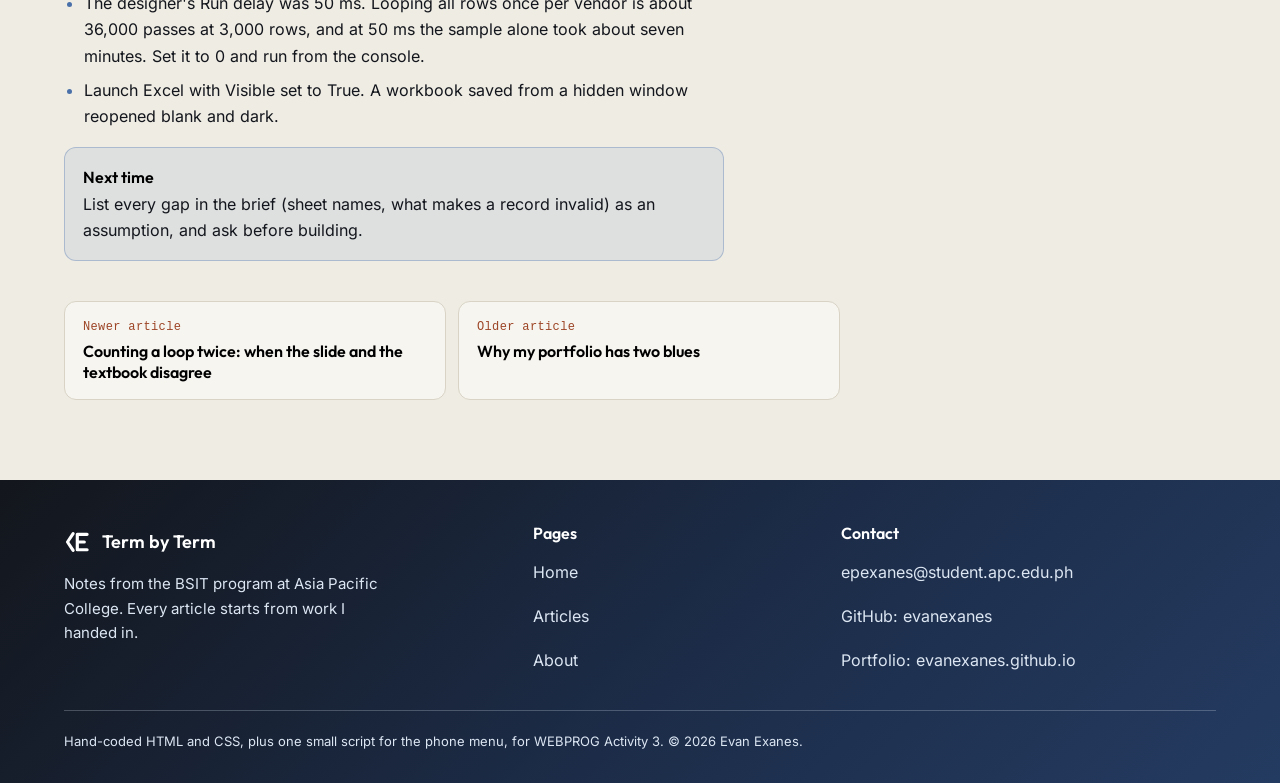
<file: answer-key-before-the-bot.html>
<!doctype html>
<!--
Program name: answer-key-before-the-bot.html
Description: Article page of the Term by Term blog. The sample file had 249 rows,
   the brief said 250, and the real file had 3,000. I trusted none of them until I
   had counted.
Author: Exanes, Evan Prens
Date Compiled: 11/08/2026
======================================================================
Date           Description                      Programmer name
======================================================================
11/08/2026     Initial Implementation           EPPE
11/09/2026     Added header and comments        EPPE
11/09/2026     Added section comments           EPPE
======================================================================
-->
<html lang="en">
<head>
<meta charset="utf-8">
<meta name="viewport" content="width=device-width, initial-scale=1">
<meta name="color-scheme" content="light">
<title>Compute the answer key before you build the bot | Term by Term</title>
<meta name="description" content="The sample file had 249 rows, the brief said 250, and the real file had 3,000. I trusted none of them until I had counted.">
<link rel="icon" href="images/logo-mark.svg" type="image/svg+xml">
<link rel="stylesheet" href="style.css">
<!-- Marks the page as script-enabled before first paint, so the CSS swaps the header links for the hamburger only when menu.js will run. -->
<script>document.documentElement.classList.add("js")</script>
<script src="menu.js" defer></script>
</head>
<body>
<!-- Skip link: lets keyboard users jump past the header straight to the main content. -->
<a class="skip-link" href="#main">Skip to the content</a>
<!-- Site header: logo, main navigation and the hamburger button used on phones. -->
<header class="site-header">
  <div class="header-inner">
    <a class="wordmark" href="index.html"><svg class="logo-mark" viewBox="0 0 40 40" aria-hidden="true" focusable="false"><path d="M13 8 L5 20 L13 32"/><path d="M19 9h14M19 20h10M19 31h14M19 9v22"/></svg>
      <span class="wordmark-text"><span class="wordmark-name">Term by Term</span><span class="wordmark-sub">Notes from my BSIT classes</span></span>
    </a>
    <!-- Main navigation for wide screens. aria-current marks the page you are on. -->
    <nav class="site-nav" aria-label="Main">
      <a href="index.html">Home</a>
      <a href="articles.html" aria-current="page">Articles</a>
      <a href="about.html">About</a>
      <a href="about.html#contact">Contact</a>
    </nav>
    <!-- Hamburger button for phones. menu.js opens the drawer below and keeps aria-expanded in step. -->
    <button class="nav-toggle" id="nav-toggle" type="button" aria-expanded="false" aria-controls="site-drawer" aria-label="Open menu">
      <span class="bar"></span><span class="bar"></span><span class="bar"></span>
    </button>
  </div>
</header>
<!-- Phone menu markup. Both elements start hidden and menu.js opens them. -->
<div class="drawer-shade" id="drawer-shade" hidden></div>
<div class="site-drawer" id="site-drawer" role="dialog" aria-modal="true" aria-label="Menu" hidden>
  <div class="drawer-top">
    <a class="wordmark drawer-wordmark" href="index.html"><svg class="logo-mark" viewBox="0 0 40 40" aria-hidden="true" focusable="false"><path d="M13 8 L5 20 L13 32"/><path d="M19 9h14M19 20h10M19 31h14M19 9v22"/></svg>
      <span class="wordmark-text"><span class="wordmark-name">Term by Term</span><span class="wordmark-sub">Notes from my BSIT classes</span></span>
    </a>
    <button class="drawer-close" type="button" aria-label="Close menu" data-drawer-close>
      <svg viewBox="0 0 24 24" fill="none" stroke="currentColor" stroke-width="2" stroke-linecap="round" aria-hidden="true" focusable="false"><path d="M6 6l12 12M18 6L6 18"/></svg>
    </button>
  </div>
  <nav class="drawer-nav" aria-label="Main">
    <a href="index.html">Home</a>
    <a href="articles.html" aria-current="page">Articles</a>
    <a href="about.html">About</a>
    <a href="about.html#contact">Contact</a>
  </nav>
</div>
<!-- Main content. The skip link above jumps here. -->
<main id="main">
<div class="container">
  <div class="article-layout">
    <!-- Article heading: breadcrumb, title, subject and term, and the coursework the article is based on. -->
    <header class="article-head">
      <a class="crumb" href="articles.html">All articles</a>
      <h1 class="article-title">Compute the answer key before you build the bot</h1>
      <p class="article-meta">RPASYST &middot; Year 2, Term 1 &middot; 2 min read</p>
      <p class="article-source">Based on: RPASYST Final, XYZ Invoice Processing, checked 2026-10-05</p>
    </header>
    <!-- Cover image, served at two sizes through srcset. -->
    <div class="article-cover"><img src="images/cover-answer-key-before-the-bot-800.webp" srcset="images/cover-answer-key-before-the-bot-400.webp 400w, images/cover-answer-key-before-the-bot-800.webp 800w" sizes="(min-width: 60em) 44rem, 100vw" width="800" height="500" alt="Card with the three row counts from the invoice file: 250 in the brief, 249 in the sample and 3,000 on checking day" decoding="async"></div>
    <!-- Article text. -->
    <article class="article-body prose">
<p>The RPASYST final asked for a bot that processes vendor invoices from an Excel file. It had to be built in Power Automate Desktop only, with no VBA, Python, PowerShell or third-party tools inside the bot. I built it at home on a Windows machine and presented it live on checking day, explaining every action out loud.</p>
<h2>The sample is not the brief</h2>
<p>The brief said 250 rows. The sample had 249 plus a header, with one record already moved to an Invalid Records sheet, and the file used on checking day had 3,000 rows. The midterm had the same gap: the brief said 20 rows and the sample had 65. So I worked out the expected results from the raw file before building anything.</p>
<h2>An answer key from outside the bot</h2>
<p>Python could not go inside the bot, but nothing stopped me using it to check one. I calculated the expected totals in a separate script, so the bot had something to be compared against. That also exposed a problem the sample hid: row 11 was completely blank, a record cut out and the row left behind. It crashed the first run until I wrapped the loop in an <code>IsNotEmpty</code> check on the vendor.</p>
<h2>Three smaller fixes</h2>
<ul><li>Read the Excel file as typed values, never as text, so a negative amount stays a number. Round with <code>Text.FromNumber</code> and then <code>Text.ToNumber</code> to remove float noise such as <code>-97091.00000001</code>.</li><li>The designer&#x27;s Run delay was 50 ms. Looping all rows once per vendor is about 36,000 passes at 3,000 rows, and at 50 ms the sample alone took about seven minutes. Set it to 0 and run from the console.</li><li>Launch Excel with Visible set to True. A workbook saved from a hidden window reopened blank and dark.</li></ul>
<aside class="note"><p class="note-title">Next time</p><p>List every gap in the brief (sheet names, what makes a record invalid) as an assumption, and ask before building.</p></aside>
    </article>
    <!-- Links to the previous and next article. -->
    <nav class="article-pager" aria-label="More articles"><div class="pager"><a class="pager-link" href="counting-a-loop-twice.html"><span class="pager-dir">Newer article</span><span class="pager-title">Counting a loop twice: when the slide and the textbook disagree</span></a><a class="pager-link" href="why-my-portfolio-has-two-blues.html"><span class="pager-dir">Older article</span><span class="pager-title">Why my portfolio has two blues</span></a></div></nav>
    <!-- Course map: every term and subject. Filled tiles link to an article, empty ones are still to come. -->
    <aside class="map" aria-labelledby="map-title-article">
  <h2 class="map-title" id="map-title-article">Course map</h2>
  <p class="map-lede">Filled subjects link to an article. Empty ones are still to come.</p>
  <ol class="terms"><li class="term is-current"><h3 class="term-name"><span>Year 2, Term 2</span><span class="term-state">current term</span></h3><ul class="tiles"><li><a class="tile" href="articles.html#subject-webprog"><span>WEBPROG</span><span class="tile-count">2 articles</span></a></li><li><a class="tile" href="articles.html#subject-mobprog"><span>MOBPROG</span><span class="tile-count">1 article</span></a></li><li><a class="tile" href="articles.html#subject-datama2"><span>DATAMA2</span><span class="tile-count">1 article</span></a></li><li><span class="tile">PEMBEDS</span></li><li><a class="tile" href="articles.html#subject-anlytc1"><span>ANLYTC1</span><span class="tile-count">1 article</span></a></li><li><span class="tile">CLDCOMP</span></li><li><span class="tile">PEDUTRI</span></li></ul></li><li class="term"><h3 class="term-name"><span>Year 2, Term 1</span></h3><ul class="tiles"><li><a class="tile" href="articles.html#subject-userdes"><span>USERDES</span><span class="tile-count">2 articles</span></a></li><li><a class="tile" href="articles.html#subject-discret"><span>DISCRET</span><span class="tile-count">1 article</span></a></li><li><a class="tile" href="articles.html#subject-datama1"><span>DATAMA1</span><span class="tile-count">1 article</span></a></li><li><span class="tile">QUAMET1</span></li><li><a class="tile" href="articles.html#subject-rpasyst" aria-current="true"><span>RPASYST</span><span class="tile-count">1 article</span></a></li><li><span class="tile">INFOSEC</span></li><li><span class="tile">PEDTWO</span></li></ul></li></ol>
  <p class="map-more"><a href="about.html#program-title">See the whole program</a></p>
</aside>
  </div>
</div>
</main>
<!-- Site footer: blog blurb, page links and contact links. -->
<footer class="site-footer">
  <div class="container">
    <div class="footer-columns">
      <div>
        <a class="footer-brand" href="index.html"><svg class="logo-mark" viewBox="0 0 40 40" aria-hidden="true" focusable="false"><path d="M13 8 L5 20 L13 32"/><path d="M19 9h14M19 20h10M19 31h14M19 9v22"/></svg><span>Term by Term</span></a>
        <p class="footer-blurb">Notes from the BSIT program at Asia Pacific College. Every article starts from work I handed in.</p>
      </div>
      <div>
        <h2 class="footer-heading">Pages</h2>
        <ul class="footer-links">
          <li><a href="index.html">Home</a></li>
          <li><a href="articles.html">Articles</a></li>
          <li><a href="about.html">About</a></li>
        </ul>
      </div>
      <div>
        <h2 class="footer-heading">Contact</h2>
        <ul class="footer-links">
          <li><a href="mailto:epexanes@student.apc.edu.ph">epexanes@student.apc.edu.ph</a></li>
          <li><a href="https://github.com/evanexanes">GitHub: evanexanes</a></li>
          <li><a href="https://evanexanes.github.io/">Portfolio: evanexanes.github.io</a></li>
        </ul>
      </div>
    </div>
    <p class="footer-base">Hand-coded HTML and CSS, plus one small script for the phone menu, for WEBPROG Activity 3. &copy; 2026 Evan Exanes.</p>
  </div>
</footer>
</body>
</html>
</file>
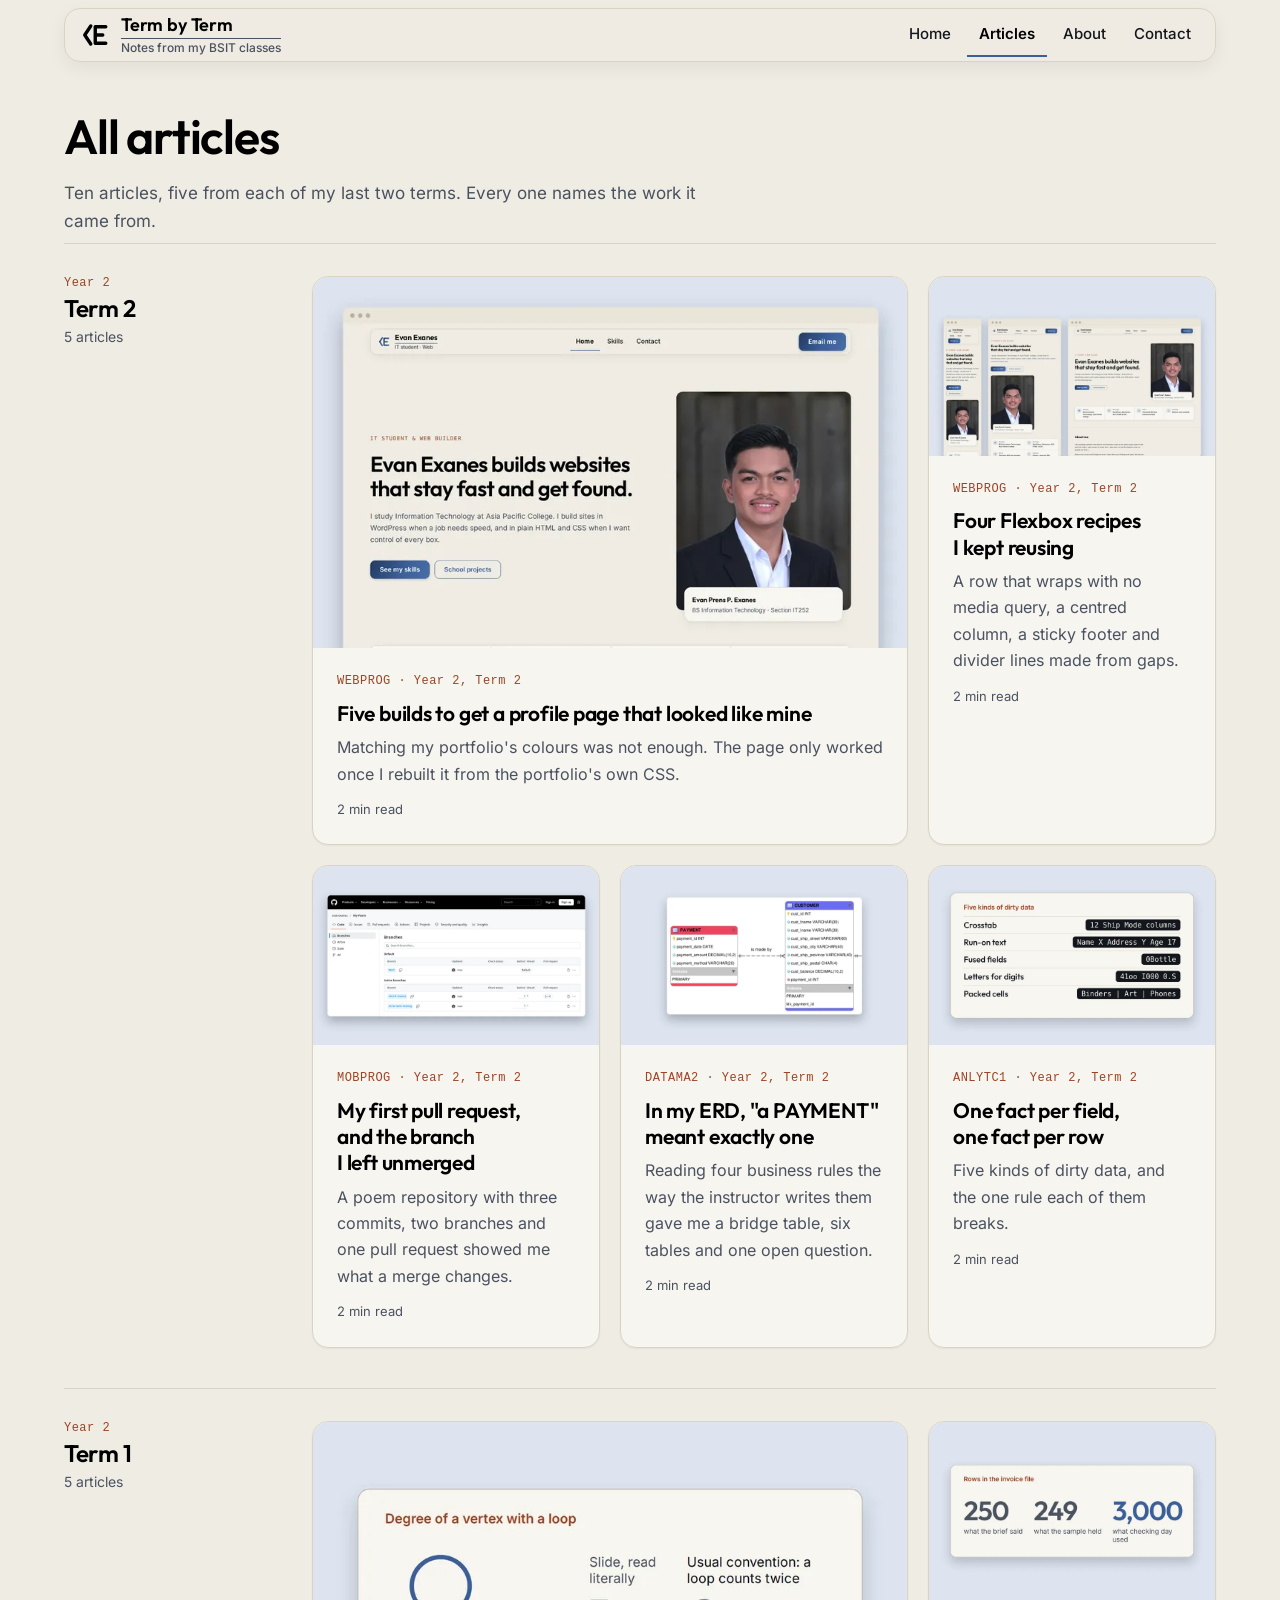
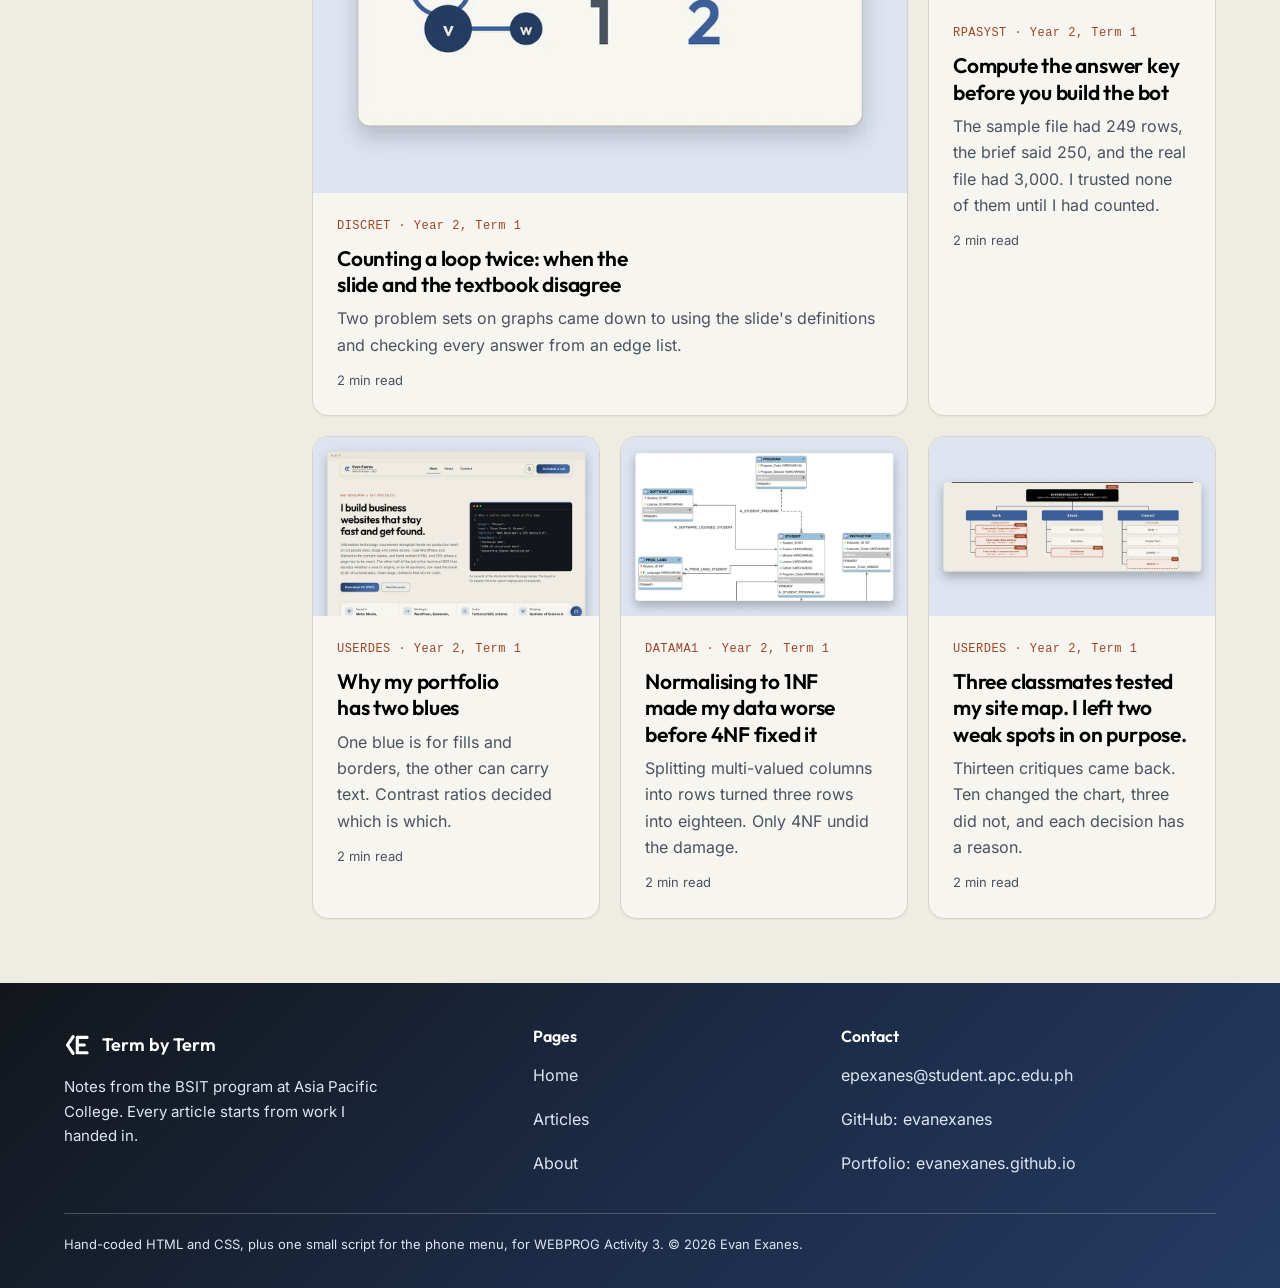
<file: articles.html>
<!doctype html>
<!--
Program name: articles.html
Description: List of all ten Term by Term articles, grouped by term and subject.
Author: Exanes, Evan Prens
Date Compiled: 11/08/2026
======================================================================
Date           Description                      Programmer name
======================================================================
11/08/2026     Initial Implementation           EPPE
11/09/2026     Added header and comments        EPPE
11/09/2026     Added section comments           EPPE
======================================================================
-->
<html lang="en">
<head>
<meta charset="utf-8">
<meta name="viewport" content="width=device-width, initial-scale=1">
<meta name="color-scheme" content="light">
<title>All articles | Term by Term</title>
<meta name="description" content="All ten articles, grouped by term, from a BSIT student&#x27;s second year.">
<link rel="icon" href="images/logo-mark.svg" type="image/svg+xml">
<link rel="stylesheet" href="style.css">
<!-- Marks the page as script-enabled before first paint, so the CSS swaps the header links for the hamburger only when menu.js will run. -->
<script>document.documentElement.classList.add("js")</script>
<script src="menu.js" defer></script>
</head>
<body>
<!-- Skip link: lets keyboard users jump past the header straight to the main content. -->
<a class="skip-link" href="#main">Skip to the content</a>
<!-- Site header: logo, main navigation and the hamburger button used on phones. -->
<header class="site-header">
  <div class="header-inner">
    <a class="wordmark" href="index.html"><svg class="logo-mark" viewBox="0 0 40 40" aria-hidden="true" focusable="false"><path d="M13 8 L5 20 L13 32"/><path d="M19 9h14M19 20h10M19 31h14M19 9v22"/></svg>
      <span class="wordmark-text"><span class="wordmark-name">Term by Term</span><span class="wordmark-sub">Notes from my BSIT classes</span></span>
    </a>
    <!-- Main navigation for wide screens. aria-current marks the page you are on. -->
    <nav class="site-nav" aria-label="Main">
      <a href="index.html">Home</a>
      <a href="articles.html" aria-current="page">Articles</a>
      <a href="about.html">About</a>
      <a href="about.html#contact">Contact</a>
    </nav>
    <!-- Hamburger button for phones. menu.js opens the drawer below and keeps aria-expanded in step. -->
    <button class="nav-toggle" id="nav-toggle" type="button" aria-expanded="false" aria-controls="site-drawer" aria-label="Open menu">
      <span class="bar"></span><span class="bar"></span><span class="bar"></span>
    </button>
  </div>
</header>
<!-- Phone menu markup. Both elements start hidden and menu.js opens them. -->
<div class="drawer-shade" id="drawer-shade" hidden></div>
<div class="site-drawer" id="site-drawer" role="dialog" aria-modal="true" aria-label="Menu" hidden>
  <div class="drawer-top">
    <a class="wordmark drawer-wordmark" href="index.html"><svg class="logo-mark" viewBox="0 0 40 40" aria-hidden="true" focusable="false"><path d="M13 8 L5 20 L13 32"/><path d="M19 9h14M19 20h10M19 31h14M19 9v22"/></svg>
      <span class="wordmark-text"><span class="wordmark-name">Term by Term</span><span class="wordmark-sub">Notes from my BSIT classes</span></span>
    </a>
    <button class="drawer-close" type="button" aria-label="Close menu" data-drawer-close>
      <svg viewBox="0 0 24 24" fill="none" stroke="currentColor" stroke-width="2" stroke-linecap="round" aria-hidden="true" focusable="false"><path d="M6 6l12 12M18 6L6 18"/></svg>
    </button>
  </div>
  <nav class="drawer-nav" aria-label="Main">
    <a href="index.html">Home</a>
    <a href="articles.html" aria-current="page">Articles</a>
    <a href="about.html">About</a>
    <a href="about.html#contact">Contact</a>
  </nav>
</div>
<!-- Main content. The skip link above jumps here. -->
<main id="main">
<div class="container">
  <!-- Page heading. -->
  <header class="page-head">
    <h1 class="page-title">All articles</h1>
    <p class="page-lede">Ten articles, five from each of my last two terms. Every one names the work it came from.</p>
  </header>
  <!-- Year 2, Term 2: its five articles. -->
  <section class="term-block" aria-labelledby="t-y2t2">
  <h2 class="term-label" id="t-y2t2"><span class="term-year">Year 2</span>Term 2<span class="term-count">5 articles</span></h2>
  <div class="card-grid"><article id="subject-webprog" class="card card--wide">
  <div class="card-cover"><img src="images/cover-profile-page-five-builds-800.webp" srcset="images/cover-profile-page-five-builds-400.webp 400w, images/cover-profile-page-five-builds-800.webp 800w" sizes="(min-width: 60em) 36rem, (min-width: 40em) 50vw, 100vw" width="800" height="500" alt="Screenshot of my WEBPROG Activity 2 profile page in a browser window" loading="lazy" decoding="async"></div>
  <div class="card-body">
    <p class="card-meta">WEBPROG &middot; Year 2, Term 2</p>
    <h3 class="card-title"><a href="profile-page-five-builds.html">Five builds to get a profile page that looked like mine</a></h3>
    <p class="card-summary">Matching my portfolio&#x27;s colours was not enough. The page only worked once I rebuilt it from the portfolio&#x27;s own CSS.</p>
    <p class="card-foot">2 min read</p>
  </div>
</article><article class="card">
  <div class="card-cover"><img src="images/cover-flexbox-recipes-i-kept-reusing-800.webp" srcset="images/cover-flexbox-recipes-i-kept-reusing-400.webp 400w, images/cover-flexbox-recipes-i-kept-reusing-800.webp 800w" sizes="(min-width: 60em) 36rem, (min-width: 40em) 50vw, 100vw" width="800" height="500" alt="My Activity 2 profile page at three widths, 360, 700 and 1280 px, with the portrait dropping below the headline as the window narrows" loading="lazy" decoding="async"></div>
  <div class="card-body">
    <p class="card-meta">WEBPROG &middot; Year 2, Term 2</p>
    <h3 class="card-title"><a href="flexbox-recipes-i-kept-reusing.html">Four Flexbox recipes I kept reusing</a></h3>
    <p class="card-summary">A row that wraps with no media query, a centred column, a sticky footer and divider lines made from gaps.</p>
    <p class="card-foot">2 min read</p>
  </div>
</article><article id="subject-mobprog" class="card">
  <div class="card-cover"><img src="images/cover-first-pull-request-800.webp" srcset="images/cover-first-pull-request-400.webp 400w, images/cover-first-pull-request-800.webp 800w" sizes="(min-width: 60em) 36rem, (min-width: 40em) 50vw, 100vw" width="800" height="500" alt="My GitHub Branches page for the My-Poem repository: main, third-stanza with pull request #1, and alternate-ending" loading="lazy" decoding="async"></div>
  <div class="card-body">
    <p class="card-meta">MOBPROG &middot; Year 2, Term 2</p>
    <h3 class="card-title"><a href="first-pull-request.html">My first pull request, and the branch I left unmerged</a></h3>
    <p class="card-summary">A poem repository with three commits, two branches and one pull request showed me what a merge changes.</p>
    <p class="card-foot">2 min read</p>
  </div>
</article><article id="subject-datama2" class="card">
  <div class="card-cover"><img src="images/cover-a-payment-means-exactly-one-800.webp" srcset="images/cover-a-payment-means-exactly-one-400.webp 400w, images/cover-a-payment-means-exactly-one-800.webp 800w" sizes="(min-width: 60em) 36rem, (min-width: 40em) 50vw, 100vw" width="800" height="500" alt="Detail of my DATAMA2 entity relationship diagram showing the PAYMENT and CUSTOMER tables" loading="lazy" decoding="async"></div>
  <div class="card-body">
    <p class="card-meta">DATAMA2 &middot; Year 2, Term 2</p>
    <h3 class="card-title"><a href="a-payment-means-exactly-one.html">In my ERD, &quot;a PAYMENT&quot; meant exactly one</a></h3>
    <p class="card-summary">Reading four business rules the way the instructor writes them gave me a bridge table, six tables and one open question.</p>
    <p class="card-foot">2 min read</p>
  </div>
</article><article id="subject-anlytc1" class="card">
  <div class="card-cover"><img src="images/cover-one-fact-per-field-800.webp" srcset="images/cover-one-fact-per-field-400.webp 400w, images/cover-one-fact-per-field-800.webp 800w" sizes="(min-width: 60em) 36rem, (min-width: 40em) 50vw, 100vw" width="800" height="500" alt="Card listing the five kinds of dirty data from my ANLYTC1 exercises, with an example of each, such as 0Bottle and Binders | Art | Phones" loading="lazy" decoding="async"></div>
  <div class="card-body">
    <p class="card-meta">ANLYTC1 &middot; Year 2, Term 2</p>
    <h3 class="card-title"><a href="one-fact-per-field.html">One fact per field, one fact per row</a></h3>
    <p class="card-summary">Five kinds of dirty data, and the one rule each of them breaks.</p>
    <p class="card-foot">2 min read</p>
  </div>
</article></div>
</section><section class="term-block" aria-labelledby="t-y2t1">
  <h2 class="term-label" id="t-y2t1"><span class="term-year">Year 2</span>Term 1<span class="term-count">5 articles</span></h2>
  <div class="card-grid"><article id="subject-discret" class="card card--wide">
  <div class="card-cover"><img src="images/cover-counting-a-loop-twice-800.webp" srcset="images/cover-counting-a-loop-twice-400.webp 400w, images/cover-counting-a-loop-twice-800.webp 800w" sizes="(min-width: 60em) 36rem, (min-width: 40em) 50vw, 100vw" width="800" height="500" alt="Diagram of a vertex with a loop, with a degree of 1 if the slide is read literally and 2 by the usual convention" loading="lazy" decoding="async"></div>
  <div class="card-body">
    <p class="card-meta">DISCRET &middot; Year 2, Term 1</p>
    <h3 class="card-title"><a href="counting-a-loop-twice.html">Counting a loop twice: when the slide and the textbook disagree</a></h3>
    <p class="card-summary">Two problem sets on graphs came down to using the slide&#x27;s definitions and checking every answer from an edge list.</p>
    <p class="card-foot">2 min read</p>
  </div>
</article><article id="subject-rpasyst" class="card">
  <div class="card-cover"><img src="images/cover-answer-key-before-the-bot-800.webp" srcset="images/cover-answer-key-before-the-bot-400.webp 400w, images/cover-answer-key-before-the-bot-800.webp 800w" sizes="(min-width: 60em) 36rem, (min-width: 40em) 50vw, 100vw" width="800" height="500" alt="Card with the three row counts from the invoice file: 250 in the brief, 249 in the sample and 3,000 on checking day" loading="lazy" decoding="async"></div>
  <div class="card-body">
    <p class="card-meta">RPASYST &middot; Year 2, Term 1</p>
    <h3 class="card-title"><a href="answer-key-before-the-bot.html">Compute the answer key before you build the bot</a></h3>
    <p class="card-summary">The sample file had 249 rows, the brief said 250, and the real file had 3,000. I trusted none of them until I had counted.</p>
    <p class="card-foot">2 min read</p>
  </div>
</article><article id="subject-userdes" class="card">
  <div class="card-cover"><img src="images/cover-why-my-portfolio-has-two-blues-800.webp" srcset="images/cover-why-my-portfolio-has-two-blues-400.webp 400w, images/cover-why-my-portfolio-has-two-blues-800.webp 800w" sizes="(min-width: 60em) 36rem, (min-width: 40em) 50vw, 100vw" width="800" height="500" alt="Screenshot of my live portfolio in a browser window" loading="lazy" decoding="async"></div>
  <div class="card-body">
    <p class="card-meta">USERDES &middot; Year 2, Term 1</p>
    <h3 class="card-title"><a href="why-my-portfolio-has-two-blues.html">Why my portfolio has two blues</a></h3>
    <p class="card-summary">One blue is for fills and borders, the other can carry text. Contrast ratios decided which is which.</p>
    <p class="card-foot">2 min read</p>
  </div>
</article><article id="subject-datama1" class="card">
  <div class="card-cover"><img src="images/cover-normalising-made-my-data-worse-800.webp" srcset="images/cover-normalising-made-my-data-worse-400.webp 400w, images/cover-normalising-made-my-data-worse-800.webp 800w" sizes="(min-width: 60em) 36rem, (min-width: 40em) 50vw, 100vw" width="800" height="500" alt="Detail of my DATAMA1 Startup Catastrophe schema in MySQL Workbench" loading="lazy" decoding="async"></div>
  <div class="card-body">
    <p class="card-meta">DATAMA1 &middot; Year 2, Term 1</p>
    <h3 class="card-title"><a href="normalising-made-my-data-worse.html">Normalising to 1NF made my data worse before 4NF fixed it</a></h3>
    <p class="card-summary">Splitting multi-valued columns into rows turned three rows into eighteen. Only 4NF undid the damage.</p>
    <p class="card-foot">2 min read</p>
  </div>
</article><article class="card">
  <div class="card-cover"><img src="images/cover-three-classmates-tested-my-site-map-800.webp" srcset="images/cover-three-classmates-tested-my-site-map-400.webp 400w, images/cover-three-classmates-tested-my-site-map-800.webp 800w" sizes="(min-width: 60em) 36rem, (min-width: 40em) 50vw, 100vw" width="800" height="500" alt="My version 2 site map chart after the peer test" loading="lazy" decoding="async"></div>
  <div class="card-body">
    <p class="card-meta">USERDES &middot; Year 2, Term 1</p>
    <h3 class="card-title"><a href="three-classmates-tested-my-site-map.html">Three classmates tested my site map. I left two weak spots in on purpose.</a></h3>
    <p class="card-summary">Thirteen critiques came back. Ten changed the chart, three did not, and each decision has a reason.</p>
    <p class="card-foot">2 min read</p>
  </div>
</article></div>
</section>
</div>
</main>
<!-- Site footer: blog blurb, page links and contact links. -->
<footer class="site-footer">
  <div class="container">
    <div class="footer-columns">
      <div>
        <a class="footer-brand" href="index.html"><svg class="logo-mark" viewBox="0 0 40 40" aria-hidden="true" focusable="false"><path d="M13 8 L5 20 L13 32"/><path d="M19 9h14M19 20h10M19 31h14M19 9v22"/></svg><span>Term by Term</span></a>
        <p class="footer-blurb">Notes from the BSIT program at Asia Pacific College. Every article starts from work I handed in.</p>
      </div>
      <div>
        <h2 class="footer-heading">Pages</h2>
        <ul class="footer-links">
          <li><a href="index.html">Home</a></li>
          <li><a href="articles.html">Articles</a></li>
          <li><a href="about.html">About</a></li>
        </ul>
      </div>
      <div>
        <h2 class="footer-heading">Contact</h2>
        <ul class="footer-links">
          <li><a href="mailto:epexanes@student.apc.edu.ph">epexanes@student.apc.edu.ph</a></li>
          <li><a href="https://github.com/evanexanes">GitHub: evanexanes</a></li>
          <li><a href="https://evanexanes.github.io/">Portfolio: evanexanes.github.io</a></li>
        </ul>
      </div>
    </div>
    <p class="footer-base">Hand-coded HTML and CSS, plus one small script for the phone menu, for WEBPROG Activity 3. &copy; 2026 Evan Exanes.</p>
  </div>
</footer>
</body>
</html>
</file>
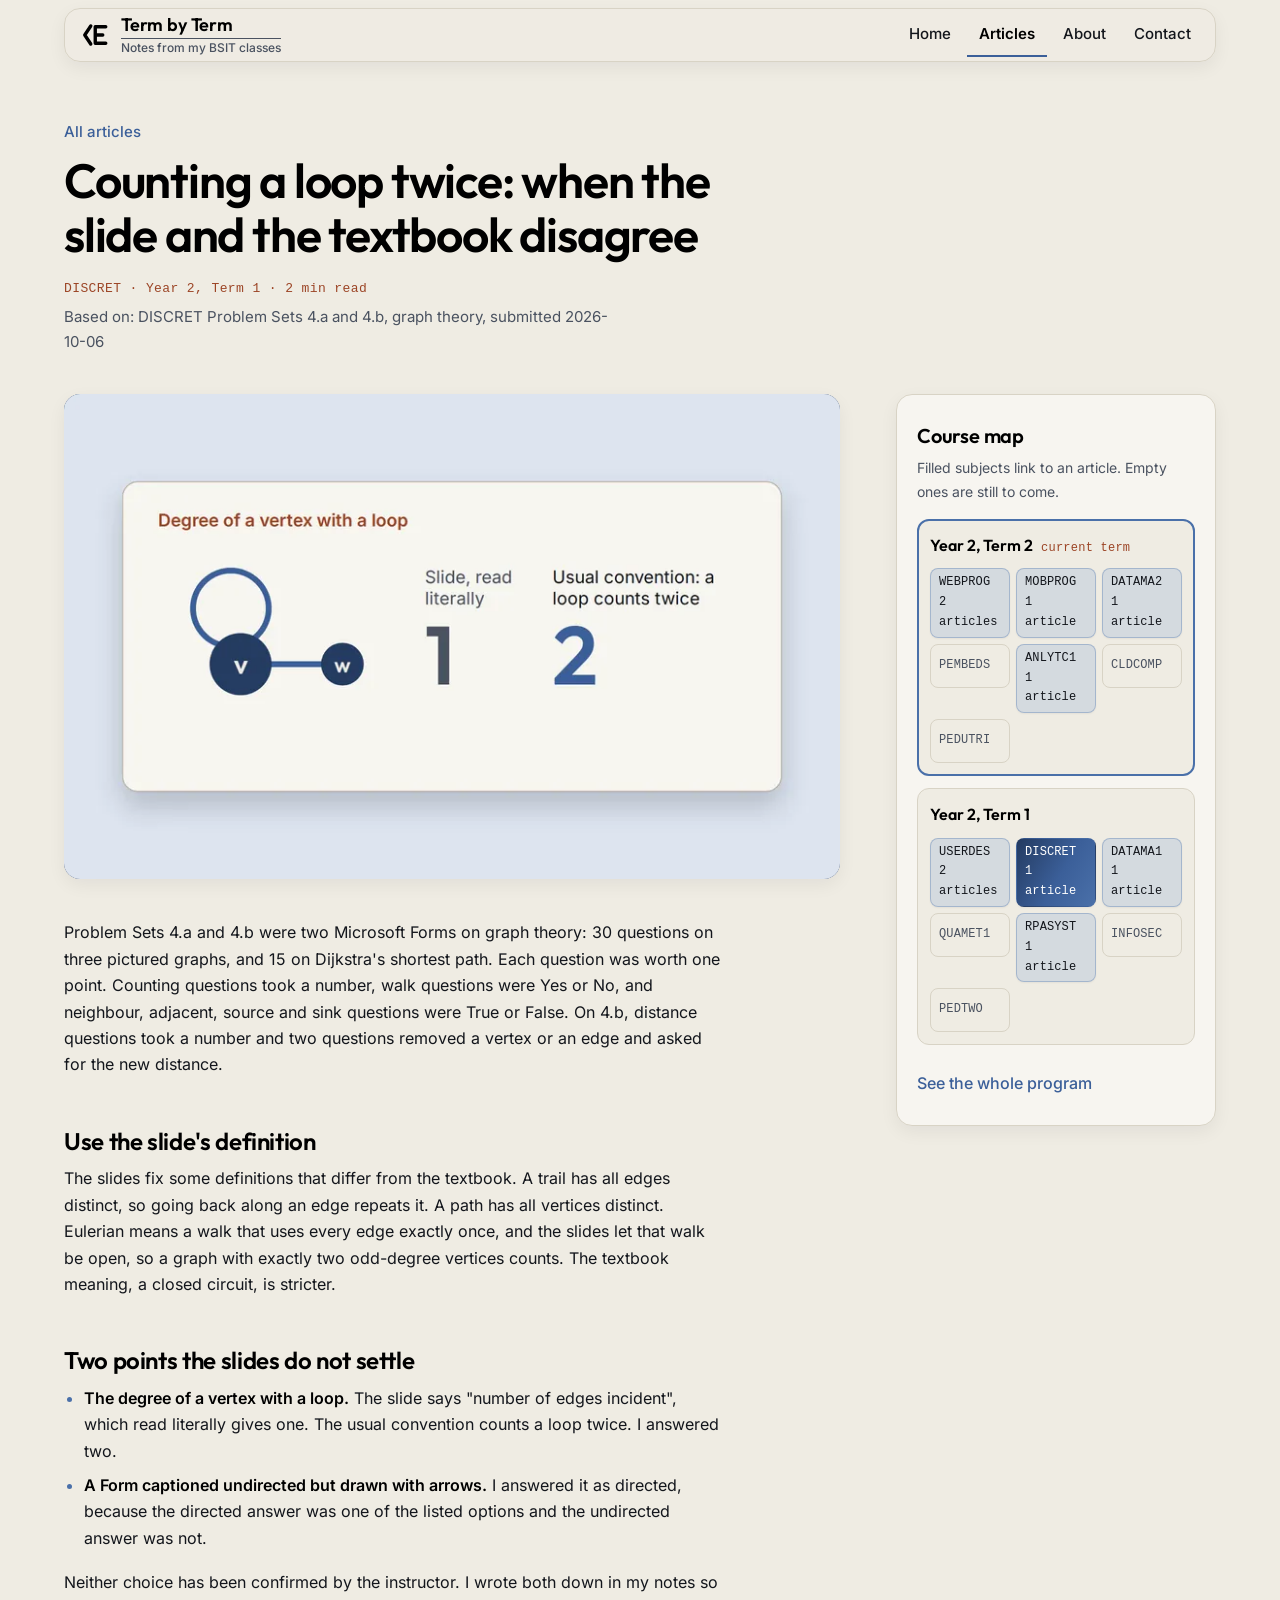
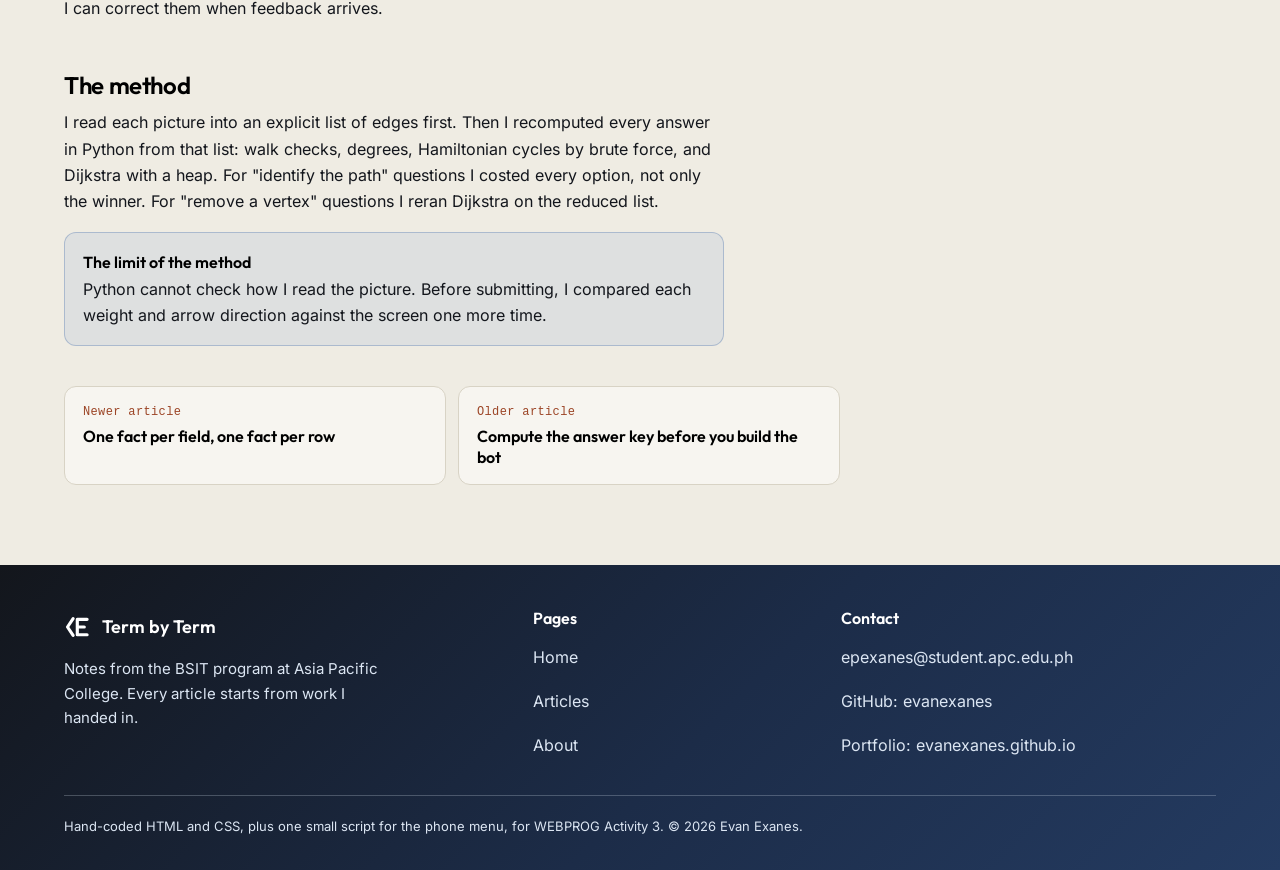
<file: counting-a-loop-twice.html>
<!doctype html>
<!--
Program name: counting-a-loop-twice.html
Description: Article page of the Term by Term blog. Two problem sets on graphs came
   down to using the slide's definitions and checking every answer from an edge
   list.
Author: Exanes, Evan Prens
Date Compiled: 11/08/2026
======================================================================
Date           Description                      Programmer name
======================================================================
11/08/2026     Initial Implementation           EPPE
11/09/2026     Added header and comments        EPPE
11/09/2026     Added section comments           EPPE
======================================================================
-->
<html lang="en">
<head>
<meta charset="utf-8">
<meta name="viewport" content="width=device-width, initial-scale=1">
<meta name="color-scheme" content="light">
<title>Counting a loop twice: when the slide and the textbook disagree | Term by Term</title>
<meta name="description" content="Two problem sets on graphs came down to using the slide&#x27;s definitions and checking every answer from an edge list.">
<link rel="icon" href="images/logo-mark.svg" type="image/svg+xml">
<link rel="stylesheet" href="style.css">
<!-- Marks the page as script-enabled before first paint, so the CSS swaps the header links for the hamburger only when menu.js will run. -->
<script>document.documentElement.classList.add("js")</script>
<script src="menu.js" defer></script>
</head>
<body>
<!-- Skip link: lets keyboard users jump past the header straight to the main content. -->
<a class="skip-link" href="#main">Skip to the content</a>
<!-- Site header: logo, main navigation and the hamburger button used on phones. -->
<header class="site-header">
  <div class="header-inner">
    <a class="wordmark" href="index.html"><svg class="logo-mark" viewBox="0 0 40 40" aria-hidden="true" focusable="false"><path d="M13 8 L5 20 L13 32"/><path d="M19 9h14M19 20h10M19 31h14M19 9v22"/></svg>
      <span class="wordmark-text"><span class="wordmark-name">Term by Term</span><span class="wordmark-sub">Notes from my BSIT classes</span></span>
    </a>
    <!-- Main navigation for wide screens. aria-current marks the page you are on. -->
    <nav class="site-nav" aria-label="Main">
      <a href="index.html">Home</a>
      <a href="articles.html" aria-current="page">Articles</a>
      <a href="about.html">About</a>
      <a href="about.html#contact">Contact</a>
    </nav>
    <!-- Hamburger button for phones. menu.js opens the drawer below and keeps aria-expanded in step. -->
    <button class="nav-toggle" id="nav-toggle" type="button" aria-expanded="false" aria-controls="site-drawer" aria-label="Open menu">
      <span class="bar"></span><span class="bar"></span><span class="bar"></span>
    </button>
  </div>
</header>
<!-- Phone menu markup. Both elements start hidden and menu.js opens them. -->
<div class="drawer-shade" id="drawer-shade" hidden></div>
<div class="site-drawer" id="site-drawer" role="dialog" aria-modal="true" aria-label="Menu" hidden>
  <div class="drawer-top">
    <a class="wordmark drawer-wordmark" href="index.html"><svg class="logo-mark" viewBox="0 0 40 40" aria-hidden="true" focusable="false"><path d="M13 8 L5 20 L13 32"/><path d="M19 9h14M19 20h10M19 31h14M19 9v22"/></svg>
      <span class="wordmark-text"><span class="wordmark-name">Term by Term</span><span class="wordmark-sub">Notes from my BSIT classes</span></span>
    </a>
    <button class="drawer-close" type="button" aria-label="Close menu" data-drawer-close>
      <svg viewBox="0 0 24 24" fill="none" stroke="currentColor" stroke-width="2" stroke-linecap="round" aria-hidden="true" focusable="false"><path d="M6 6l12 12M18 6L6 18"/></svg>
    </button>
  </div>
  <nav class="drawer-nav" aria-label="Main">
    <a href="index.html">Home</a>
    <a href="articles.html" aria-current="page">Articles</a>
    <a href="about.html">About</a>
    <a href="about.html#contact">Contact</a>
  </nav>
</div>
<!-- Main content. The skip link above jumps here. -->
<main id="main">
<div class="container">
  <div class="article-layout">
    <!-- Article heading: breadcrumb, title, subject and term, and the coursework the article is based on. -->
    <header class="article-head">
      <a class="crumb" href="articles.html">All articles</a>
      <h1 class="article-title">Counting a loop twice: when the slide and the textbook disagree</h1>
      <p class="article-meta">DISCRET &middot; Year 2, Term 1 &middot; 2 min read</p>
      <p class="article-source">Based on: DISCRET Problem Sets 4.a and 4.b, graph theory, submitted 2026-10-06</p>
    </header>
    <!-- Cover image, served at two sizes through srcset. -->
    <div class="article-cover"><img src="images/cover-counting-a-loop-twice-800.webp" srcset="images/cover-counting-a-loop-twice-400.webp 400w, images/cover-counting-a-loop-twice-800.webp 800w" sizes="(min-width: 60em) 44rem, 100vw" width="800" height="500" alt="Diagram of a vertex with a loop, with a degree of 1 if the slide is read literally and 2 by the usual convention" decoding="async"></div>
    <!-- Article text. -->
    <article class="article-body prose">
<p>Problem Sets 4.a and 4.b were two Microsoft Forms on graph theory: 30 questions on three pictured graphs, and 15 on Dijkstra&#x27;s shortest path. Each question was worth one point. Counting questions took a number, walk questions were Yes or No, and neighbour, adjacent, source and sink questions were True or False. On 4.b, distance questions took a number and two questions removed a vertex or an edge and asked for the new distance.</p>
<h2>Use the slide&#x27;s definition</h2>
<p>The slides fix some definitions that differ from the textbook. A trail has all edges distinct, so going back along an edge repeats it. A path has all vertices distinct. Eulerian means a walk that uses every edge exactly once, and the slides let that walk be open, so a graph with exactly two odd-degree vertices counts. The textbook meaning, a closed circuit, is stricter.</p>
<h2>Two points the slides do not settle</h2>
<ul><li><strong>The degree of a vertex with a loop.</strong> The slide says &quot;number of edges incident&quot;, which read literally gives one. The usual convention counts a loop twice. I answered two.</li><li><strong>A Form captioned undirected but drawn with arrows.</strong> I answered it as directed, because the directed answer was one of the listed options and the undirected answer was not.</li></ul>
<p>Neither choice has been confirmed by the instructor. I wrote both down in my notes so I can correct them when feedback arrives.</p>
<h2>The method</h2>
<p>I read each picture into an explicit list of edges first. Then I recomputed every answer in Python from that list: walk checks, degrees, Hamiltonian cycles by brute force, and Dijkstra with a heap. For &quot;identify the path&quot; questions I costed every option, not only the winner. For &quot;remove a vertex&quot; questions I reran Dijkstra on the reduced list.</p>
<aside class="note"><p class="note-title">The limit of the method</p><p>Python cannot check how I read the picture. Before submitting, I compared each weight and arrow direction against the screen one more time.</p></aside>
    </article>
    <!-- Links to the previous and next article. -->
    <nav class="article-pager" aria-label="More articles"><div class="pager"><a class="pager-link" href="one-fact-per-field.html"><span class="pager-dir">Newer article</span><span class="pager-title">One fact per field, one fact per row</span></a><a class="pager-link" href="answer-key-before-the-bot.html"><span class="pager-dir">Older article</span><span class="pager-title">Compute the answer key before you build the bot</span></a></div></nav>
    <!-- Course map: every term and subject. Filled tiles link to an article, empty ones are still to come. -->
    <aside class="map" aria-labelledby="map-title-article">
  <h2 class="map-title" id="map-title-article">Course map</h2>
  <p class="map-lede">Filled subjects link to an article. Empty ones are still to come.</p>
  <ol class="terms"><li class="term is-current"><h3 class="term-name"><span>Year 2, Term 2</span><span class="term-state">current term</span></h3><ul class="tiles"><li><a class="tile" href="articles.html#subject-webprog"><span>WEBPROG</span><span class="tile-count">2 articles</span></a></li><li><a class="tile" href="articles.html#subject-mobprog"><span>MOBPROG</span><span class="tile-count">1 article</span></a></li><li><a class="tile" href="articles.html#subject-datama2"><span>DATAMA2</span><span class="tile-count">1 article</span></a></li><li><span class="tile">PEMBEDS</span></li><li><a class="tile" href="articles.html#subject-anlytc1"><span>ANLYTC1</span><span class="tile-count">1 article</span></a></li><li><span class="tile">CLDCOMP</span></li><li><span class="tile">PEDUTRI</span></li></ul></li><li class="term"><h3 class="term-name"><span>Year 2, Term 1</span></h3><ul class="tiles"><li><a class="tile" href="articles.html#subject-userdes"><span>USERDES</span><span class="tile-count">2 articles</span></a></li><li><a class="tile" href="articles.html#subject-discret" aria-current="true"><span>DISCRET</span><span class="tile-count">1 article</span></a></li><li><a class="tile" href="articles.html#subject-datama1"><span>DATAMA1</span><span class="tile-count">1 article</span></a></li><li><span class="tile">QUAMET1</span></li><li><a class="tile" href="articles.html#subject-rpasyst"><span>RPASYST</span><span class="tile-count">1 article</span></a></li><li><span class="tile">INFOSEC</span></li><li><span class="tile">PEDTWO</span></li></ul></li></ol>
  <p class="map-more"><a href="about.html#program-title">See the whole program</a></p>
</aside>
  </div>
</div>
</main>
<!-- Site footer: blog blurb, page links and contact links. -->
<footer class="site-footer">
  <div class="container">
    <div class="footer-columns">
      <div>
        <a class="footer-brand" href="index.html"><svg class="logo-mark" viewBox="0 0 40 40" aria-hidden="true" focusable="false"><path d="M13 8 L5 20 L13 32"/><path d="M19 9h14M19 20h10M19 31h14M19 9v22"/></svg><span>Term by Term</span></a>
        <p class="footer-blurb">Notes from the BSIT program at Asia Pacific College. Every article starts from work I handed in.</p>
      </div>
      <div>
        <h2 class="footer-heading">Pages</h2>
        <ul class="footer-links">
          <li><a href="index.html">Home</a></li>
          <li><a href="articles.html">Articles</a></li>
          <li><a href="about.html">About</a></li>
        </ul>
      </div>
      <div>
        <h2 class="footer-heading">Contact</h2>
        <ul class="footer-links">
          <li><a href="mailto:epexanes@student.apc.edu.ph">epexanes@student.apc.edu.ph</a></li>
          <li><a href="https://github.com/evanexanes">GitHub: evanexanes</a></li>
          <li><a href="https://evanexanes.github.io/">Portfolio: evanexanes.github.io</a></li>
        </ul>
      </div>
    </div>
    <p class="footer-base">Hand-coded HTML and CSS, plus one small script for the phone menu, for WEBPROG Activity 3. &copy; 2026 Evan Exanes.</p>
  </div>
</footer>
</body>
</html>
</file>
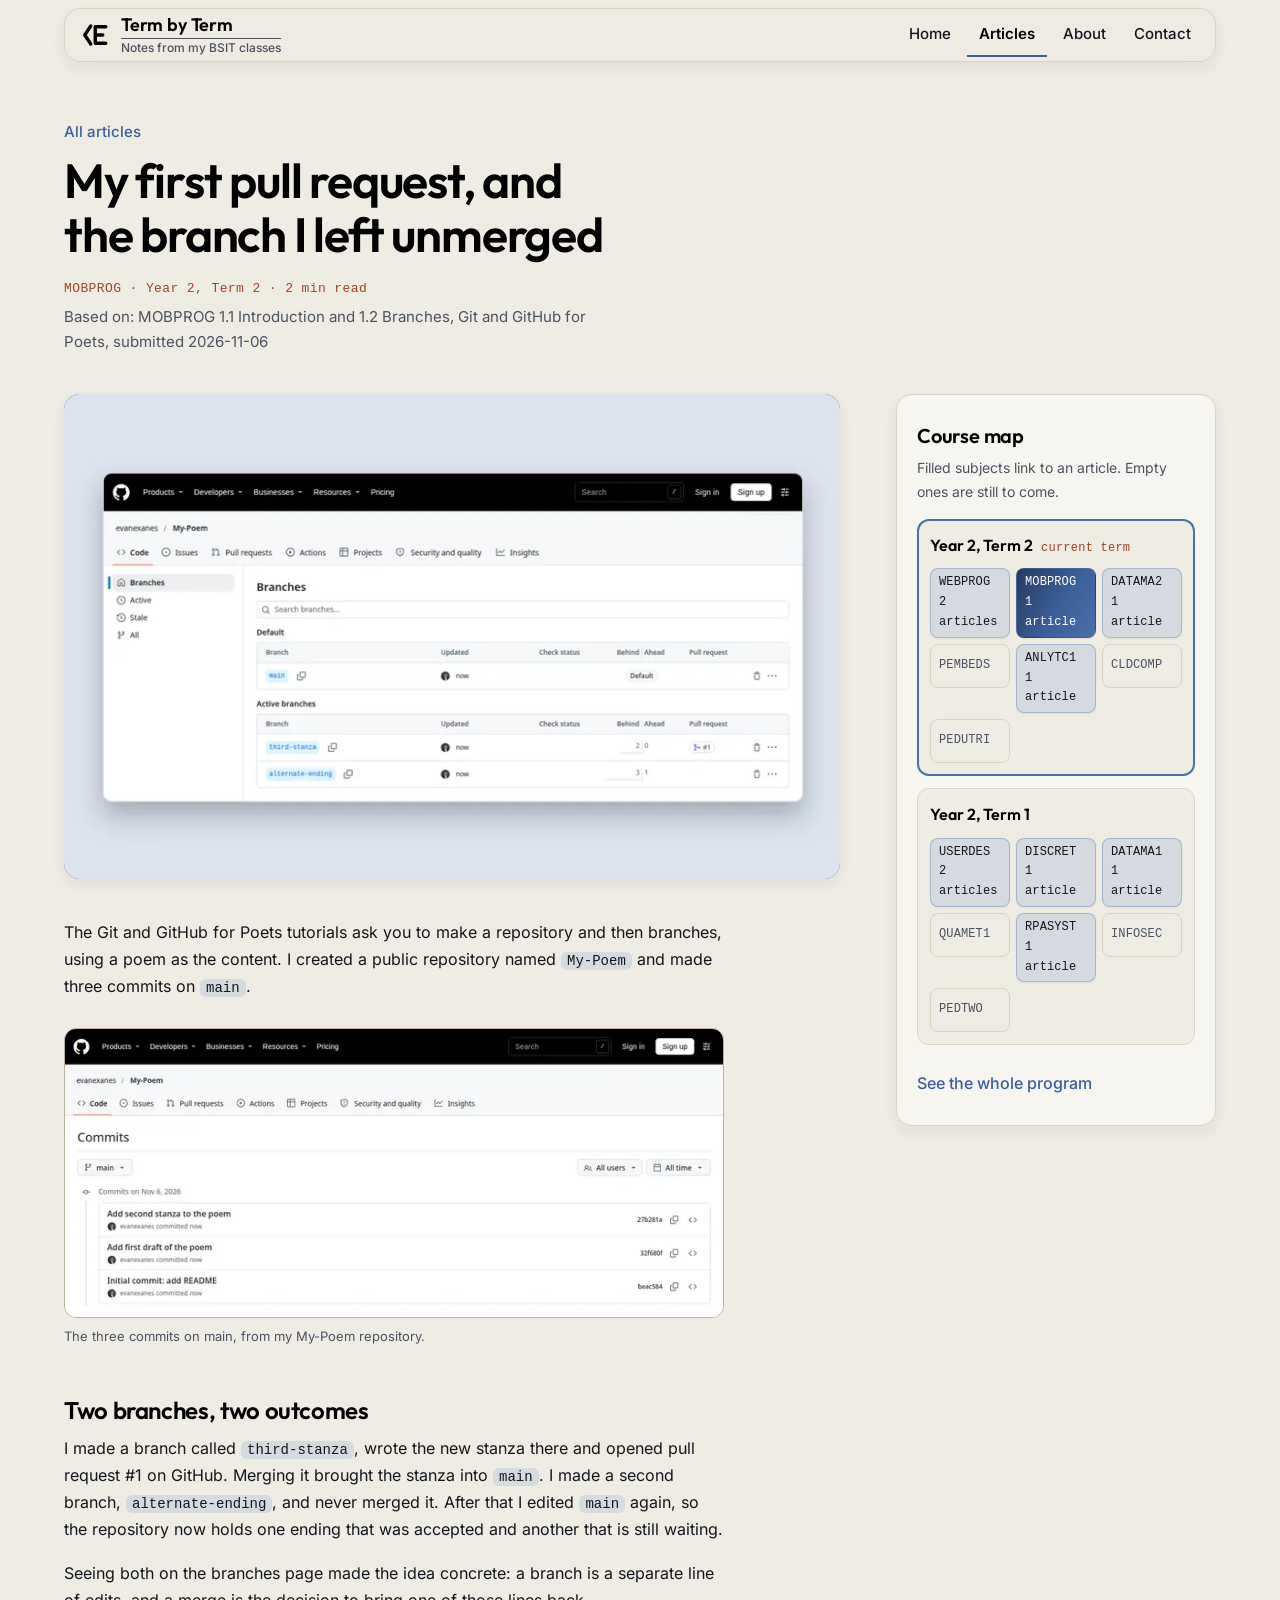
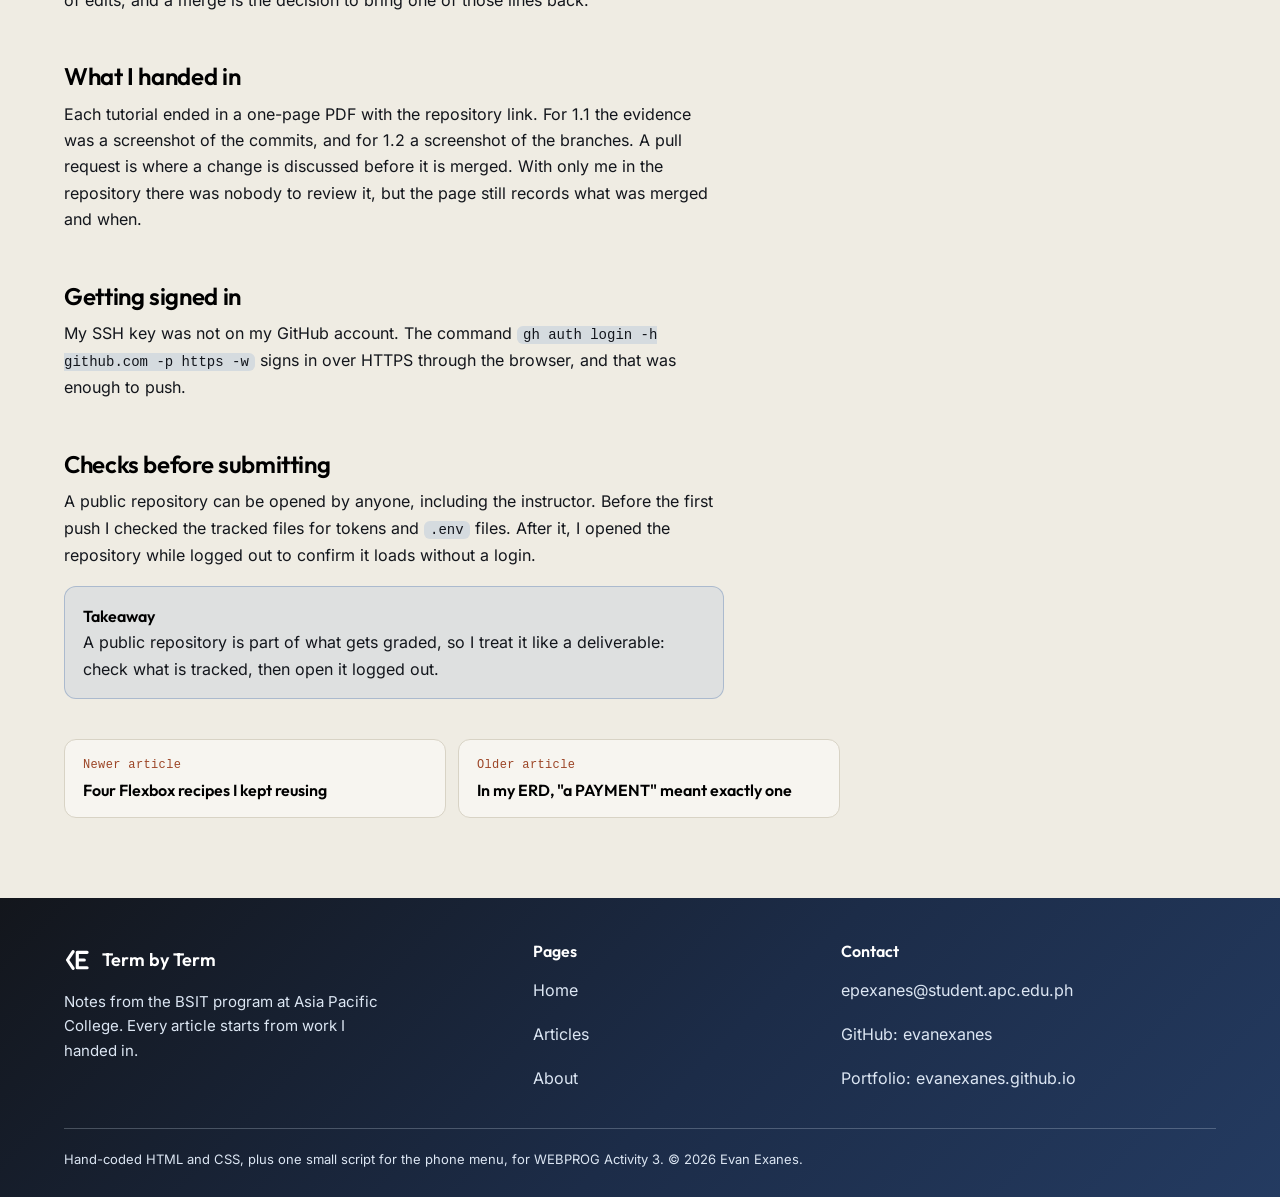
<file: first-pull-request.html>
<!doctype html>
<!--
Program name: first-pull-request.html
Description: Article page of the Term by Term blog. A poem repository with three
   commits, two branches and one pull request showed me what a merge changes.
Author: Exanes, Evan Prens
Date Compiled: 11/08/2026
======================================================================
Date           Description                      Programmer name
======================================================================
11/08/2026     Initial Implementation           EPPE
11/09/2026     Added header and comments        EPPE
11/09/2026     Added section comments           EPPE
======================================================================
-->
<html lang="en">
<head>
<meta charset="utf-8">
<meta name="viewport" content="width=device-width, initial-scale=1">
<meta name="color-scheme" content="light">
<title>My first pull request, and the branch I left unmerged | Term by Term</title>
<meta name="description" content="A poem repository with three commits, two branches and one pull request showed me what a merge changes.">
<link rel="icon" href="images/logo-mark.svg" type="image/svg+xml">
<link rel="stylesheet" href="style.css">
<!-- Marks the page as script-enabled before first paint, so the CSS swaps the header links for the hamburger only when menu.js will run. -->
<script>document.documentElement.classList.add("js")</script>
<script src="menu.js" defer></script>
</head>
<body>
<!-- Skip link: lets keyboard users jump past the header straight to the main content. -->
<a class="skip-link" href="#main">Skip to the content</a>
<!-- Site header: logo, main navigation and the hamburger button used on phones. -->
<header class="site-header">
  <div class="header-inner">
    <a class="wordmark" href="index.html"><svg class="logo-mark" viewBox="0 0 40 40" aria-hidden="true" focusable="false"><path d="M13 8 L5 20 L13 32"/><path d="M19 9h14M19 20h10M19 31h14M19 9v22"/></svg>
      <span class="wordmark-text"><span class="wordmark-name">Term by Term</span><span class="wordmark-sub">Notes from my BSIT classes</span></span>
    </a>
    <!-- Main navigation for wide screens. aria-current marks the page you are on. -->
    <nav class="site-nav" aria-label="Main">
      <a href="index.html">Home</a>
      <a href="articles.html" aria-current="page">Articles</a>
      <a href="about.html">About</a>
      <a href="about.html#contact">Contact</a>
    </nav>
    <!-- Hamburger button for phones. menu.js opens the drawer below and keeps aria-expanded in step. -->
    <button class="nav-toggle" id="nav-toggle" type="button" aria-expanded="false" aria-controls="site-drawer" aria-label="Open menu">
      <span class="bar"></span><span class="bar"></span><span class="bar"></span>
    </button>
  </div>
</header>
<!-- Phone menu markup. Both elements start hidden and menu.js opens them. -->
<div class="drawer-shade" id="drawer-shade" hidden></div>
<div class="site-drawer" id="site-drawer" role="dialog" aria-modal="true" aria-label="Menu" hidden>
  <div class="drawer-top">
    <a class="wordmark drawer-wordmark" href="index.html"><svg class="logo-mark" viewBox="0 0 40 40" aria-hidden="true" focusable="false"><path d="M13 8 L5 20 L13 32"/><path d="M19 9h14M19 20h10M19 31h14M19 9v22"/></svg>
      <span class="wordmark-text"><span class="wordmark-name">Term by Term</span><span class="wordmark-sub">Notes from my BSIT classes</span></span>
    </a>
    <button class="drawer-close" type="button" aria-label="Close menu" data-drawer-close>
      <svg viewBox="0 0 24 24" fill="none" stroke="currentColor" stroke-width="2" stroke-linecap="round" aria-hidden="true" focusable="false"><path d="M6 6l12 12M18 6L6 18"/></svg>
    </button>
  </div>
  <nav class="drawer-nav" aria-label="Main">
    <a href="index.html">Home</a>
    <a href="articles.html" aria-current="page">Articles</a>
    <a href="about.html">About</a>
    <a href="about.html#contact">Contact</a>
  </nav>
</div>
<!-- Main content. The skip link above jumps here. -->
<main id="main">
<div class="container">
  <div class="article-layout">
    <!-- Article heading: breadcrumb, title, subject and term, and the coursework the article is based on. -->
    <header class="article-head">
      <a class="crumb" href="articles.html">All articles</a>
      <h1 class="article-title">My first pull request, and the branch I left unmerged</h1>
      <p class="article-meta">MOBPROG &middot; Year 2, Term 2 &middot; 2 min read</p>
      <p class="article-source">Based on: MOBPROG 1.1 Introduction and 1.2 Branches, Git and GitHub for Poets, submitted 2026-11-06</p>
    </header>
    <!-- Cover image, served at two sizes through srcset. -->
    <div class="article-cover"><img src="images/cover-first-pull-request-800.webp" srcset="images/cover-first-pull-request-400.webp 400w, images/cover-first-pull-request-800.webp 800w" sizes="(min-width: 60em) 44rem, 100vw" width="800" height="500" alt="My GitHub Branches page for the My-Poem repository: main, third-stanza with pull request #1, and alternate-ending" decoding="async"></div>
    <!-- Article text. -->
    <article class="article-body prose">
<p>The Git and GitHub for Poets tutorials ask you to make a repository and then branches, using a poem as the content. I created a public repository named <code>My-Poem</code> and made three commits on <code>main</code>.</p>
<figure class="figure"><img src="images/fig-first-pull-request-1-1280.webp" srcset="images/fig-first-pull-request-1-720.webp 720w, images/fig-first-pull-request-1-1280.webp 1280w" sizes="(min-width: 60em) 44rem, 100vw" width="1280" height="560" alt="My GitHub commit list for the My-Poem repository: Initial commit, Add first draft of the poem, and Add second stanza to the poem" loading="lazy" decoding="async"><figcaption>The three commits on main, from my My-Poem repository.</figcaption></figure>
<h2>Two branches, two outcomes</h2>
<p>I made a branch called <code>third-stanza</code>, wrote the new stanza there and opened pull request #1 on GitHub. Merging it brought the stanza into <code>main</code>. I made a second branch, <code>alternate-ending</code>, and never merged it. After that I edited <code>main</code> again, so the repository now holds one ending that was accepted and another that is still waiting.</p>
<p>Seeing both on the branches page made the idea concrete: a branch is a separate line of edits, and a merge is the decision to bring one of those lines back.</p>
<h2>What I handed in</h2>
<p>Each tutorial ended in a one-page PDF with the repository link. For 1.1 the evidence was a screenshot of the commits, and for 1.2 a screenshot of the branches. A pull request is where a change is discussed before it is merged. With only me in the repository there was nobody to review it, but the page still records what was merged and when.</p>
<h2>Getting signed in</h2>
<p>My SSH key was not on my GitHub account. The command <code>gh auth login -h github.com -p https -w</code> signs in over HTTPS through the browser, and that was enough to push.</p>
<h2>Checks before submitting</h2>
<p>A public repository can be opened by anyone, including the instructor. Before the first push I checked the tracked files for tokens and <code>.env</code> files. After it, I opened the repository while logged out to confirm it loads without a login.</p>
<aside class="note"><p class="note-title">Takeaway</p><p>A public repository is part of what gets graded, so I treat it like a deliverable: check what is tracked, then open it logged out.</p></aside>
    </article>
    <!-- Links to the previous and next article. -->
    <nav class="article-pager" aria-label="More articles"><div class="pager"><a class="pager-link" href="flexbox-recipes-i-kept-reusing.html"><span class="pager-dir">Newer article</span><span class="pager-title">Four Flexbox recipes I kept reusing</span></a><a class="pager-link" href="a-payment-means-exactly-one.html"><span class="pager-dir">Older article</span><span class="pager-title">In my ERD, &quot;a PAYMENT&quot; meant exactly one</span></a></div></nav>
    <!-- Course map: every term and subject. Filled tiles link to an article, empty ones are still to come. -->
    <aside class="map" aria-labelledby="map-title-article">
  <h2 class="map-title" id="map-title-article">Course map</h2>
  <p class="map-lede">Filled subjects link to an article. Empty ones are still to come.</p>
  <ol class="terms"><li class="term is-current"><h3 class="term-name"><span>Year 2, Term 2</span><span class="term-state">current term</span></h3><ul class="tiles"><li><a class="tile" href="articles.html#subject-webprog"><span>WEBPROG</span><span class="tile-count">2 articles</span></a></li><li><a class="tile" href="articles.html#subject-mobprog" aria-current="true"><span>MOBPROG</span><span class="tile-count">1 article</span></a></li><li><a class="tile" href="articles.html#subject-datama2"><span>DATAMA2</span><span class="tile-count">1 article</span></a></li><li><span class="tile">PEMBEDS</span></li><li><a class="tile" href="articles.html#subject-anlytc1"><span>ANLYTC1</span><span class="tile-count">1 article</span></a></li><li><span class="tile">CLDCOMP</span></li><li><span class="tile">PEDUTRI</span></li></ul></li><li class="term"><h3 class="term-name"><span>Year 2, Term 1</span></h3><ul class="tiles"><li><a class="tile" href="articles.html#subject-userdes"><span>USERDES</span><span class="tile-count">2 articles</span></a></li><li><a class="tile" href="articles.html#subject-discret"><span>DISCRET</span><span class="tile-count">1 article</span></a></li><li><a class="tile" href="articles.html#subject-datama1"><span>DATAMA1</span><span class="tile-count">1 article</span></a></li><li><span class="tile">QUAMET1</span></li><li><a class="tile" href="articles.html#subject-rpasyst"><span>RPASYST</span><span class="tile-count">1 article</span></a></li><li><span class="tile">INFOSEC</span></li><li><span class="tile">PEDTWO</span></li></ul></li></ol>
  <p class="map-more"><a href="about.html#program-title">See the whole program</a></p>
</aside>
  </div>
</div>
</main>
<!-- Site footer: blog blurb, page links and contact links. -->
<footer class="site-footer">
  <div class="container">
    <div class="footer-columns">
      <div>
        <a class="footer-brand" href="index.html"><svg class="logo-mark" viewBox="0 0 40 40" aria-hidden="true" focusable="false"><path d="M13 8 L5 20 L13 32"/><path d="M19 9h14M19 20h10M19 31h14M19 9v22"/></svg><span>Term by Term</span></a>
        <p class="footer-blurb">Notes from the BSIT program at Asia Pacific College. Every article starts from work I handed in.</p>
      </div>
      <div>
        <h2 class="footer-heading">Pages</h2>
        <ul class="footer-links">
          <li><a href="index.html">Home</a></li>
          <li><a href="articles.html">Articles</a></li>
          <li><a href="about.html">About</a></li>
        </ul>
      </div>
      <div>
        <h2 class="footer-heading">Contact</h2>
        <ul class="footer-links">
          <li><a href="mailto:epexanes@student.apc.edu.ph">epexanes@student.apc.edu.ph</a></li>
          <li><a href="https://github.com/evanexanes">GitHub: evanexanes</a></li>
          <li><a href="https://evanexanes.github.io/">Portfolio: evanexanes.github.io</a></li>
        </ul>
      </div>
    </div>
    <p class="footer-base">Hand-coded HTML and CSS, plus one small script for the phone menu, for WEBPROG Activity 3. &copy; 2026 Evan Exanes.</p>
  </div>
</footer>
</body>
</html>
</file>
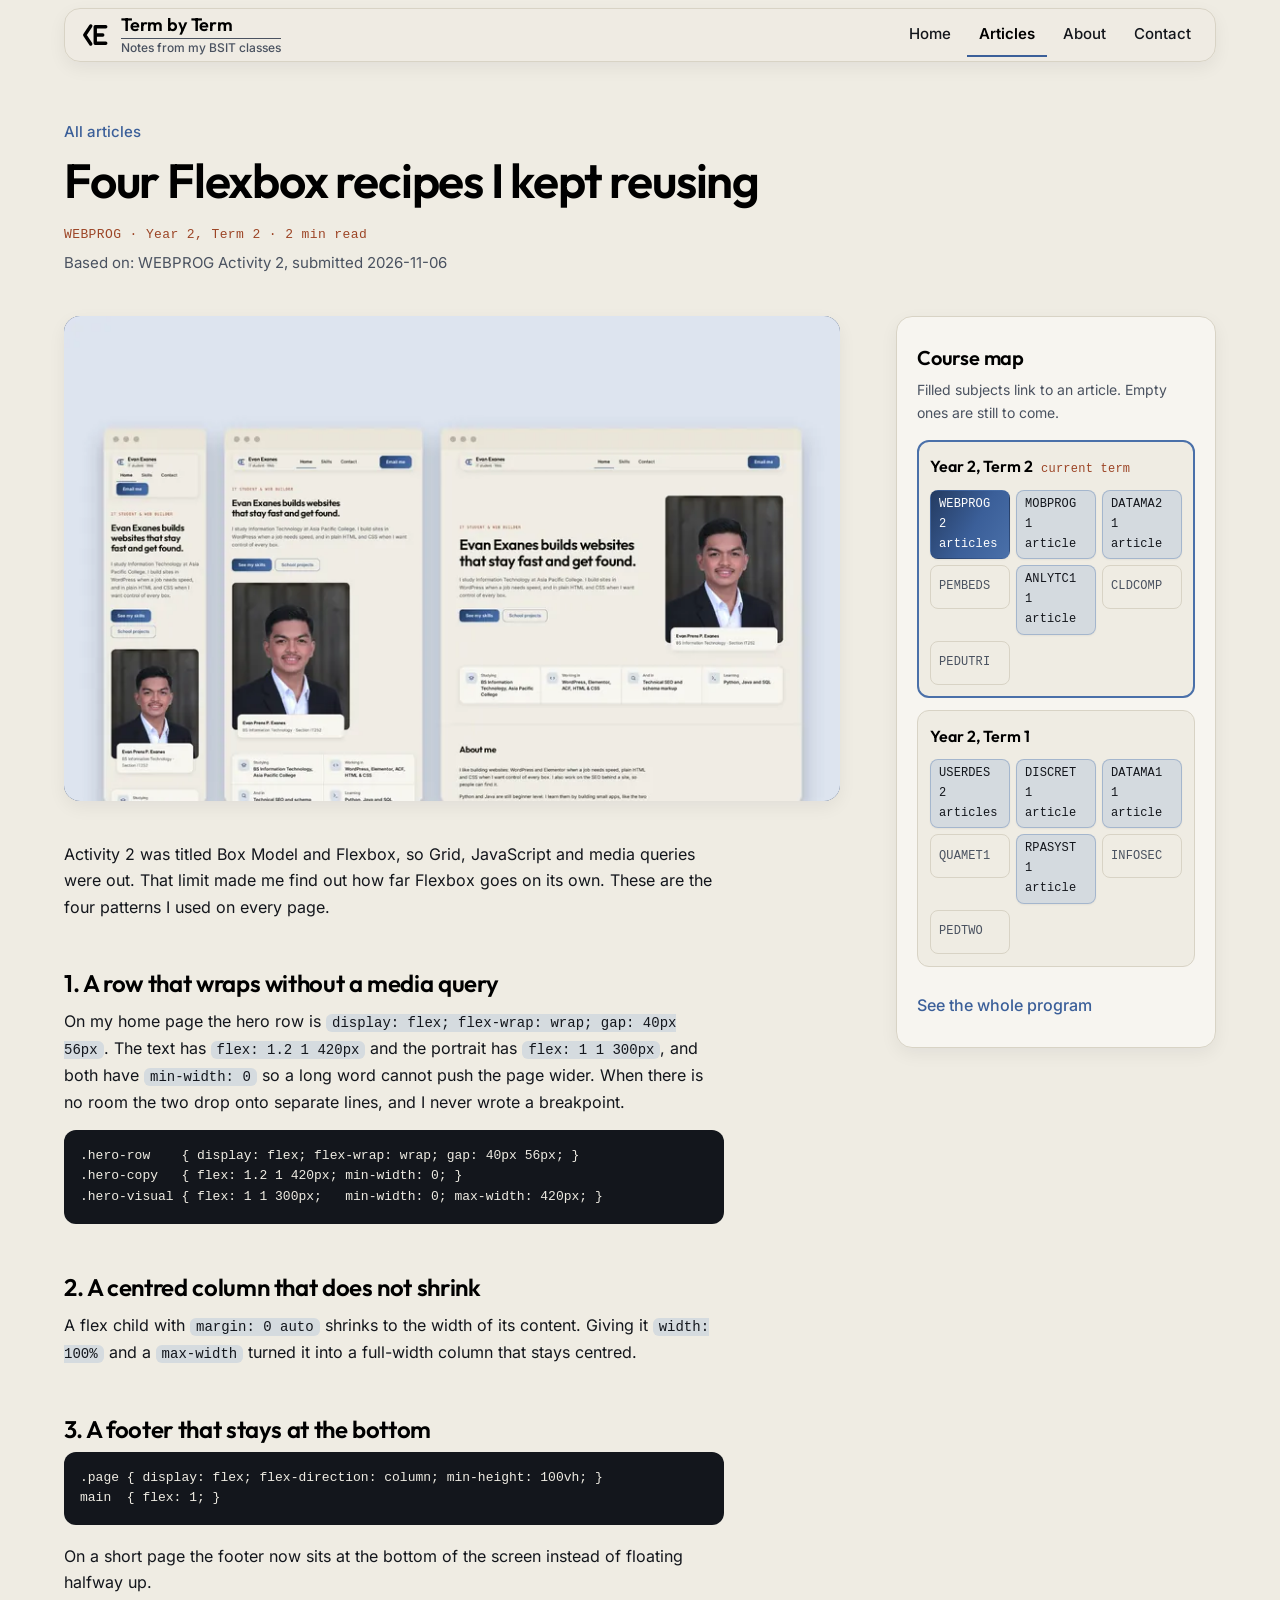
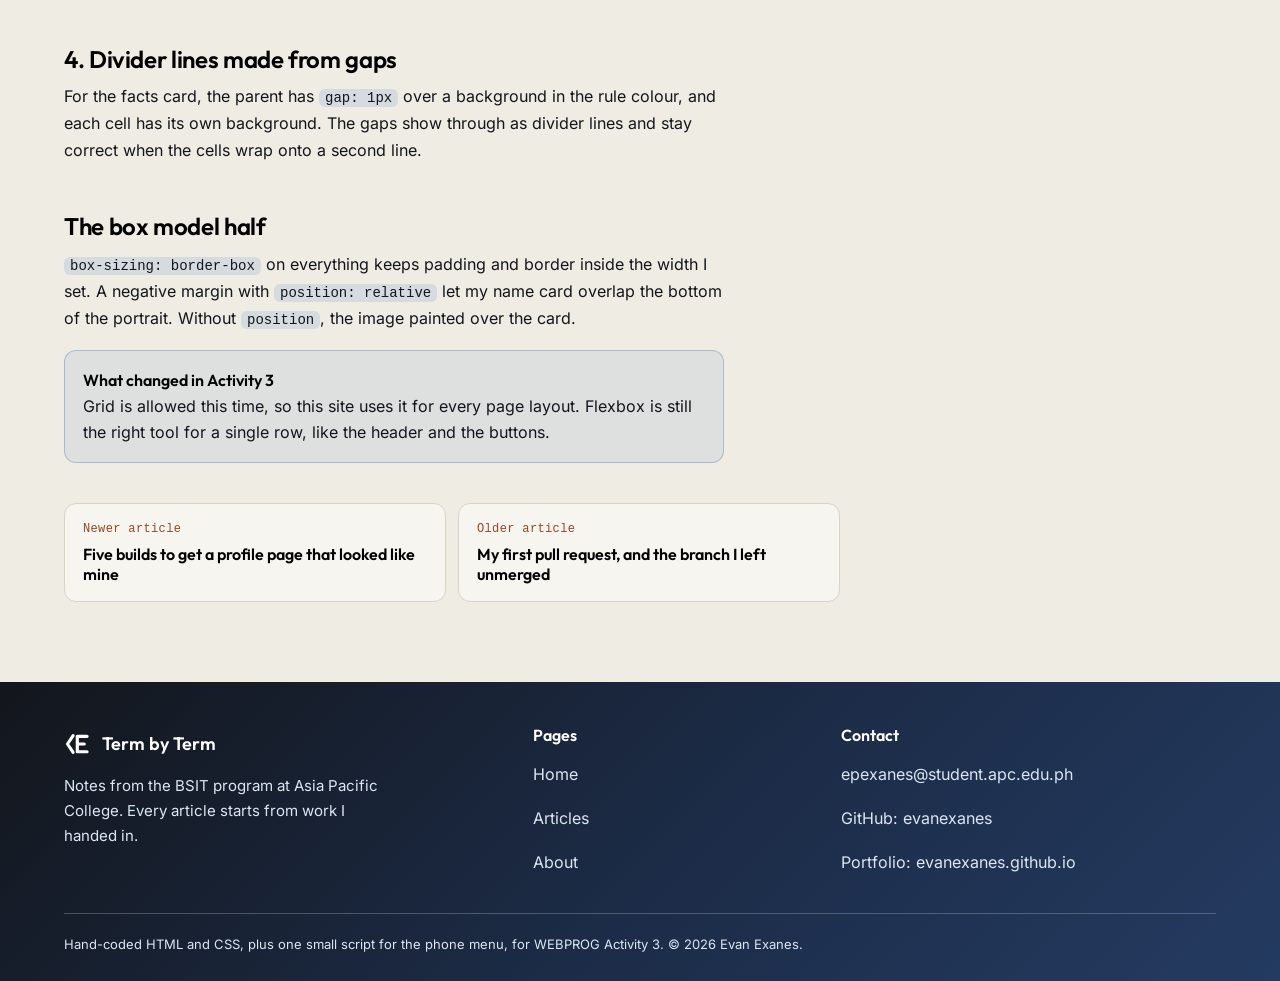
<file: flexbox-recipes-i-kept-reusing.html>
<!doctype html>
<!--
Program name: flexbox-recipes-i-kept-reusing.html
Description: Article page of the Term by Term blog. A row that wraps with no media
   query, a centred column, a sticky footer and divider lines made from gaps.
Author: Exanes, Evan Prens
Date Compiled: 11/08/2026
======================================================================
Date           Description                      Programmer name
======================================================================
11/08/2026     Initial Implementation           EPPE
11/09/2026     Added header and comments        EPPE
11/09/2026     Added section comments           EPPE
======================================================================
-->
<html lang="en">
<head>
<meta charset="utf-8">
<meta name="viewport" content="width=device-width, initial-scale=1">
<meta name="color-scheme" content="light">
<title>Four Flexbox recipes I kept reusing | Term by Term</title>
<meta name="description" content="A row that wraps with no media query, a centred column, a sticky footer and divider lines made from gaps.">
<link rel="icon" href="images/logo-mark.svg" type="image/svg+xml">
<link rel="stylesheet" href="style.css">
<!-- Marks the page as script-enabled before first paint, so the CSS swaps the header links for the hamburger only when menu.js will run. -->
<script>document.documentElement.classList.add("js")</script>
<script src="menu.js" defer></script>
</head>
<body>
<!-- Skip link: lets keyboard users jump past the header straight to the main content. -->
<a class="skip-link" href="#main">Skip to the content</a>
<!-- Site header: logo, main navigation and the hamburger button used on phones. -->
<header class="site-header">
  <div class="header-inner">
    <a class="wordmark" href="index.html"><svg class="logo-mark" viewBox="0 0 40 40" aria-hidden="true" focusable="false"><path d="M13 8 L5 20 L13 32"/><path d="M19 9h14M19 20h10M19 31h14M19 9v22"/></svg>
      <span class="wordmark-text"><span class="wordmark-name">Term by Term</span><span class="wordmark-sub">Notes from my BSIT classes</span></span>
    </a>
    <!-- Main navigation for wide screens. aria-current marks the page you are on. -->
    <nav class="site-nav" aria-label="Main">
      <a href="index.html">Home</a>
      <a href="articles.html" aria-current="page">Articles</a>
      <a href="about.html">About</a>
      <a href="about.html#contact">Contact</a>
    </nav>
    <!-- Hamburger button for phones. menu.js opens the drawer below and keeps aria-expanded in step. -->
    <button class="nav-toggle" id="nav-toggle" type="button" aria-expanded="false" aria-controls="site-drawer" aria-label="Open menu">
      <span class="bar"></span><span class="bar"></span><span class="bar"></span>
    </button>
  </div>
</header>
<!-- Phone menu markup. Both elements start hidden and menu.js opens them. -->
<div class="drawer-shade" id="drawer-shade" hidden></div>
<div class="site-drawer" id="site-drawer" role="dialog" aria-modal="true" aria-label="Menu" hidden>
  <div class="drawer-top">
    <a class="wordmark drawer-wordmark" href="index.html"><svg class="logo-mark" viewBox="0 0 40 40" aria-hidden="true" focusable="false"><path d="M13 8 L5 20 L13 32"/><path d="M19 9h14M19 20h10M19 31h14M19 9v22"/></svg>
      <span class="wordmark-text"><span class="wordmark-name">Term by Term</span><span class="wordmark-sub">Notes from my BSIT classes</span></span>
    </a>
    <button class="drawer-close" type="button" aria-label="Close menu" data-drawer-close>
      <svg viewBox="0 0 24 24" fill="none" stroke="currentColor" stroke-width="2" stroke-linecap="round" aria-hidden="true" focusable="false"><path d="M6 6l12 12M18 6L6 18"/></svg>
    </button>
  </div>
  <nav class="drawer-nav" aria-label="Main">
    <a href="index.html">Home</a>
    <a href="articles.html" aria-current="page">Articles</a>
    <a href="about.html">About</a>
    <a href="about.html#contact">Contact</a>
  </nav>
</div>
<!-- Main content. The skip link above jumps here. -->
<main id="main">
<div class="container">
  <div class="article-layout">
    <!-- Article heading: breadcrumb, title, subject and term, and the coursework the article is based on. -->
    <header class="article-head">
      <a class="crumb" href="articles.html">All articles</a>
      <h1 class="article-title">Four Flexbox recipes I kept reusing</h1>
      <p class="article-meta">WEBPROG &middot; Year 2, Term 2 &middot; 2 min read</p>
      <p class="article-source">Based on: WEBPROG Activity 2, submitted 2026-11-06</p>
    </header>
    <!-- Cover image, served at two sizes through srcset. -->
    <div class="article-cover"><img src="images/cover-flexbox-recipes-i-kept-reusing-800.webp" srcset="images/cover-flexbox-recipes-i-kept-reusing-400.webp 400w, images/cover-flexbox-recipes-i-kept-reusing-800.webp 800w" sizes="(min-width: 60em) 44rem, 100vw" width="800" height="500" alt="My Activity 2 profile page at three widths, 360, 700 and 1280 px, with the portrait dropping below the headline as the window narrows" decoding="async"></div>
    <!-- Article text. -->
    <article class="article-body prose">
<p>Activity 2 was titled Box Model and Flexbox, so Grid, JavaScript and media queries were out. That limit made me find out how far Flexbox goes on its own. These are the four patterns I used on every page.</p>
<h2>1. A row that wraps without a media query</h2>
<p>On my home page the hero row is <code>display: flex; flex-wrap: wrap; gap: 40px 56px</code>. The text has <code>flex: 1.2 1 420px</code> and the portrait has <code>flex: 1 1 300px</code>, and both have <code>min-width: 0</code> so a long word cannot push the page wider. When there is no room the two drop onto separate lines, and I never wrote a breakpoint.</p>
<pre tabindex="0" role="region" aria-label="Code example"><code>.hero-row    { display: flex; flex-wrap: wrap; gap: 40px 56px; }
.hero-copy   { flex: 1.2 1 420px; min-width: 0; }
.hero-visual { flex: 1 1 300px;   min-width: 0; max-width: 420px; }</code></pre>
<h2>2. A centred column that does not shrink</h2>
<p>A flex child with <code>margin: 0 auto</code> shrinks to the width of its content. Giving it <code>width: 100%</code> and a <code>max-width</code> turned it into a full-width column that stays centred.</p>
<h2>3. A footer that stays at the bottom</h2>
<pre tabindex="0" role="region" aria-label="Code example"><code>.page { display: flex; flex-direction: column; min-height: 100vh; }
main  { flex: 1; }</code></pre>
<p>On a short page the footer now sits at the bottom of the screen instead of floating halfway up.</p>
<h2>4. Divider lines made from gaps</h2>
<p>For the facts card, the parent has <code>gap: 1px</code> over a background in the rule colour, and each cell has its own background. The gaps show through as divider lines and stay correct when the cells wrap onto a second line.</p>
<h2>The box model half</h2>
<p><code>box-sizing: border-box</code> on everything keeps padding and border inside the width I set. A negative margin with <code>position: relative</code> let my name card overlap the bottom of the portrait. Without <code>position</code>, the image painted over the card.</p>
<aside class="note"><p class="note-title">What changed in Activity 3</p><p>Grid is allowed this time, so this site uses it for every page layout. Flexbox is still the right tool for a single row, like the header and the buttons.</p></aside>
    </article>
    <!-- Links to the previous and next article. -->
    <nav class="article-pager" aria-label="More articles"><div class="pager"><a class="pager-link" href="profile-page-five-builds.html"><span class="pager-dir">Newer article</span><span class="pager-title">Five builds to get a profile page that looked like mine</span></a><a class="pager-link" href="first-pull-request.html"><span class="pager-dir">Older article</span><span class="pager-title">My first pull request, and the branch I left unmerged</span></a></div></nav>
    <!-- Course map: every term and subject. Filled tiles link to an article, empty ones are still to come. -->
    <aside class="map" aria-labelledby="map-title-article">
  <h2 class="map-title" id="map-title-article">Course map</h2>
  <p class="map-lede">Filled subjects link to an article. Empty ones are still to come.</p>
  <ol class="terms"><li class="term is-current"><h3 class="term-name"><span>Year 2, Term 2</span><span class="term-state">current term</span></h3><ul class="tiles"><li><a class="tile" href="articles.html#subject-webprog" aria-current="true"><span>WEBPROG</span><span class="tile-count">2 articles</span></a></li><li><a class="tile" href="articles.html#subject-mobprog"><span>MOBPROG</span><span class="tile-count">1 article</span></a></li><li><a class="tile" href="articles.html#subject-datama2"><span>DATAMA2</span><span class="tile-count">1 article</span></a></li><li><span class="tile">PEMBEDS</span></li><li><a class="tile" href="articles.html#subject-anlytc1"><span>ANLYTC1</span><span class="tile-count">1 article</span></a></li><li><span class="tile">CLDCOMP</span></li><li><span class="tile">PEDUTRI</span></li></ul></li><li class="term"><h3 class="term-name"><span>Year 2, Term 1</span></h3><ul class="tiles"><li><a class="tile" href="articles.html#subject-userdes"><span>USERDES</span><span class="tile-count">2 articles</span></a></li><li><a class="tile" href="articles.html#subject-discret"><span>DISCRET</span><span class="tile-count">1 article</span></a></li><li><a class="tile" href="articles.html#subject-datama1"><span>DATAMA1</span><span class="tile-count">1 article</span></a></li><li><span class="tile">QUAMET1</span></li><li><a class="tile" href="articles.html#subject-rpasyst"><span>RPASYST</span><span class="tile-count">1 article</span></a></li><li><span class="tile">INFOSEC</span></li><li><span class="tile">PEDTWO</span></li></ul></li></ol>
  <p class="map-more"><a href="about.html#program-title">See the whole program</a></p>
</aside>
  </div>
</div>
</main>
<!-- Site footer: blog blurb, page links and contact links. -->
<footer class="site-footer">
  <div class="container">
    <div class="footer-columns">
      <div>
        <a class="footer-brand" href="index.html"><svg class="logo-mark" viewBox="0 0 40 40" aria-hidden="true" focusable="false"><path d="M13 8 L5 20 L13 32"/><path d="M19 9h14M19 20h10M19 31h14M19 9v22"/></svg><span>Term by Term</span></a>
        <p class="footer-blurb">Notes from the BSIT program at Asia Pacific College. Every article starts from work I handed in.</p>
      </div>
      <div>
        <h2 class="footer-heading">Pages</h2>
        <ul class="footer-links">
          <li><a href="index.html">Home</a></li>
          <li><a href="articles.html">Articles</a></li>
          <li><a href="about.html">About</a></li>
        </ul>
      </div>
      <div>
        <h2 class="footer-heading">Contact</h2>
        <ul class="footer-links">
          <li><a href="mailto:epexanes@student.apc.edu.ph">epexanes@student.apc.edu.ph</a></li>
          <li><a href="https://github.com/evanexanes">GitHub: evanexanes</a></li>
          <li><a href="https://evanexanes.github.io/">Portfolio: evanexanes.github.io</a></li>
        </ul>
      </div>
    </div>
    <p class="footer-base">Hand-coded HTML and CSS, plus one small script for the phone menu, for WEBPROG Activity 3. &copy; 2026 Evan Exanes.</p>
  </div>
</footer>
</body>
</html>
</file>
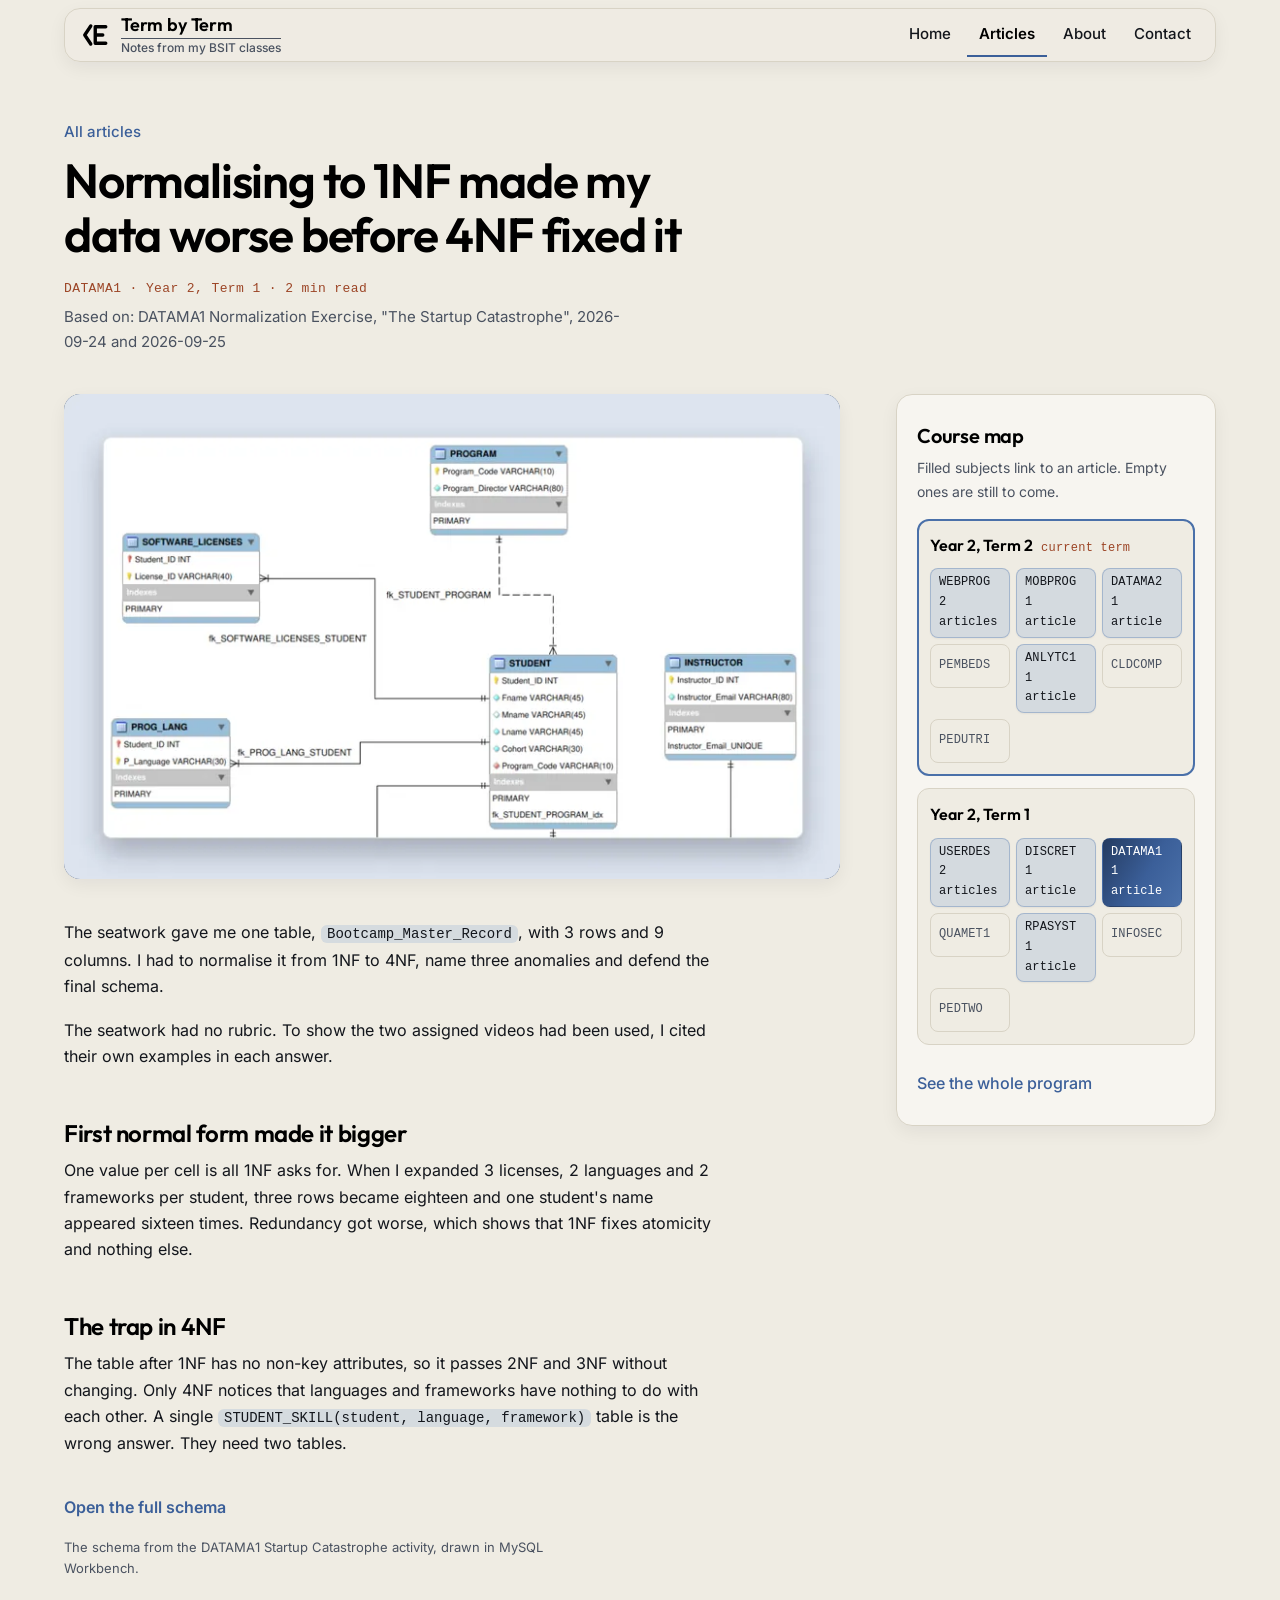
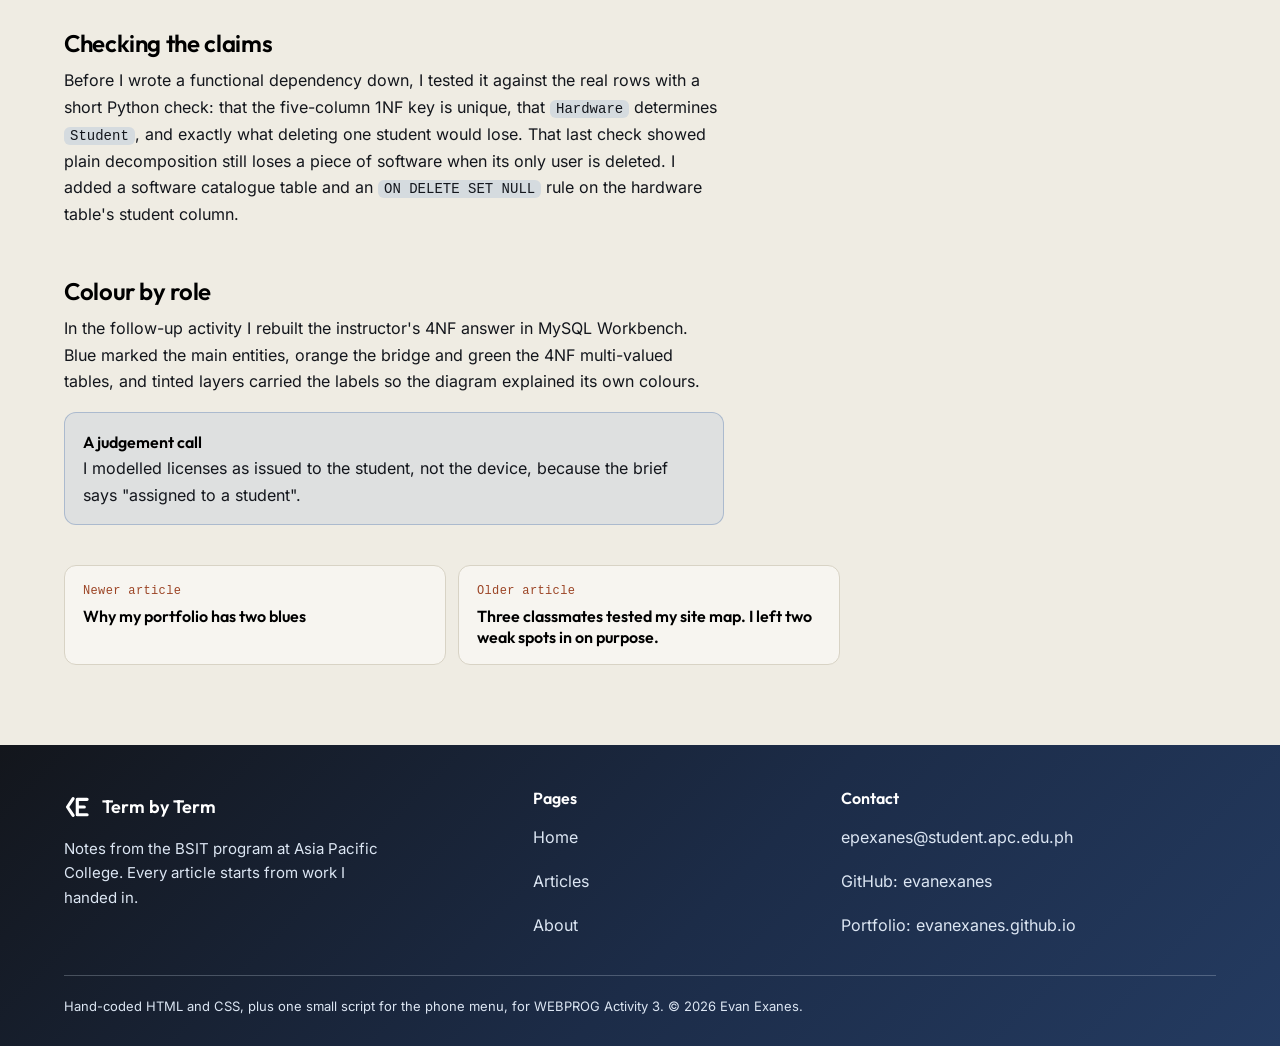
<file: normalising-made-my-data-worse.html>
<!doctype html>
<!--
Program name: normalising-made-my-data-worse.html
Description: Article page of the Term by Term blog. Splitting multi-valued columns
   into rows turned three rows into eighteen. Only 4NF undid the damage.
Author: Exanes, Evan Prens
Date Compiled: 11/08/2026
======================================================================
Date           Description                      Programmer name
======================================================================
11/08/2026     Initial Implementation           EPPE
11/09/2026     Added header and comments        EPPE
11/09/2026     Added section comments           EPPE
======================================================================
-->
<html lang="en">
<head>
<meta charset="utf-8">
<meta name="viewport" content="width=device-width, initial-scale=1">
<meta name="color-scheme" content="light">
<title>Normalising to 1NF made my data worse before 4NF fixed it | Term by Term</title>
<meta name="description" content="Splitting multi-valued columns into rows turned three rows into eighteen. Only 4NF undid the damage.">
<link rel="icon" href="images/logo-mark.svg" type="image/svg+xml">
<link rel="stylesheet" href="style.css">
<!-- Marks the page as script-enabled before first paint, so the CSS swaps the header links for the hamburger only when menu.js will run. -->
<script>document.documentElement.classList.add("js")</script>
<script src="menu.js" defer></script>
</head>
<body>
<!-- Skip link: lets keyboard users jump past the header straight to the main content. -->
<a class="skip-link" href="#main">Skip to the content</a>
<!-- Site header: logo, main navigation and the hamburger button used on phones. -->
<header class="site-header">
  <div class="header-inner">
    <a class="wordmark" href="index.html"><svg class="logo-mark" viewBox="0 0 40 40" aria-hidden="true" focusable="false"><path d="M13 8 L5 20 L13 32"/><path d="M19 9h14M19 20h10M19 31h14M19 9v22"/></svg>
      <span class="wordmark-text"><span class="wordmark-name">Term by Term</span><span class="wordmark-sub">Notes from my BSIT classes</span></span>
    </a>
    <!-- Main navigation for wide screens. aria-current marks the page you are on. -->
    <nav class="site-nav" aria-label="Main">
      <a href="index.html">Home</a>
      <a href="articles.html" aria-current="page">Articles</a>
      <a href="about.html">About</a>
      <a href="about.html#contact">Contact</a>
    </nav>
    <!-- Hamburger button for phones. menu.js opens the drawer below and keeps aria-expanded in step. -->
    <button class="nav-toggle" id="nav-toggle" type="button" aria-expanded="false" aria-controls="site-drawer" aria-label="Open menu">
      <span class="bar"></span><span class="bar"></span><span class="bar"></span>
    </button>
  </div>
</header>
<!-- Phone menu markup. Both elements start hidden and menu.js opens them. -->
<div class="drawer-shade" id="drawer-shade" hidden></div>
<div class="site-drawer" id="site-drawer" role="dialog" aria-modal="true" aria-label="Menu" hidden>
  <div class="drawer-top">
    <a class="wordmark drawer-wordmark" href="index.html"><svg class="logo-mark" viewBox="0 0 40 40" aria-hidden="true" focusable="false"><path d="M13 8 L5 20 L13 32"/><path d="M19 9h14M19 20h10M19 31h14M19 9v22"/></svg>
      <span class="wordmark-text"><span class="wordmark-name">Term by Term</span><span class="wordmark-sub">Notes from my BSIT classes</span></span>
    </a>
    <button class="drawer-close" type="button" aria-label="Close menu" data-drawer-close>
      <svg viewBox="0 0 24 24" fill="none" stroke="currentColor" stroke-width="2" stroke-linecap="round" aria-hidden="true" focusable="false"><path d="M6 6l12 12M18 6L6 18"/></svg>
    </button>
  </div>
  <nav class="drawer-nav" aria-label="Main">
    <a href="index.html">Home</a>
    <a href="articles.html" aria-current="page">Articles</a>
    <a href="about.html">About</a>
    <a href="about.html#contact">Contact</a>
  </nav>
</div>
<!-- Main content. The skip link above jumps here. -->
<main id="main">
<div class="container">
  <div class="article-layout">
    <!-- Article heading: breadcrumb, title, subject and term, and the coursework the article is based on. -->
    <header class="article-head">
      <a class="crumb" href="articles.html">All articles</a>
      <h1 class="article-title">Normalising to 1NF made my data worse before 4NF fixed it</h1>
      <p class="article-meta">DATAMA1 &middot; Year 2, Term 1 &middot; 2 min read</p>
      <p class="article-source">Based on: DATAMA1 Normalization Exercise, &quot;The Startup Catastrophe&quot;, 2026-09-24 and 2026-09-25</p>
    </header>
    <!-- Cover image, served at two sizes through srcset. -->
    <div class="article-cover"><img src="images/cover-normalising-made-my-data-worse-800.webp" srcset="images/cover-normalising-made-my-data-worse-400.webp 400w, images/cover-normalising-made-my-data-worse-800.webp 800w" sizes="(min-width: 60em) 44rem, 100vw" width="800" height="500" alt="Detail of my DATAMA1 Startup Catastrophe schema in MySQL Workbench" decoding="async"></div>
    <!-- Article text. -->
    <article class="article-body prose">
<p>The seatwork gave me one table, <code>Bootcamp_Master_Record</code>, with 3 rows and 9 columns. I had to normalise it from 1NF to 4NF, name three anomalies and defend the final schema.</p>
<p>The seatwork had no rubric. To show the two assigned videos had been used, I cited their own examples in each answer.</p>
<h2>First normal form made it bigger</h2>
<p>One value per cell is all 1NF asks for. When I expanded 3 licenses, 2 languages and 2 frameworks per student, three rows became eighteen and one student&#x27;s name appeared sixteen times. Redundancy got worse, which shows that 1NF fixes atomicity and nothing else.</p>
<h2>The trap in 4NF</h2>
<p>The table after 1NF has no non-key attributes, so it passes 2NF and 3NF without changing. Only 4NF notices that languages and frameworks have nothing to do with each other. A single <code>STUDENT_SKILL(student, language, framework)</code> table is the wrong answer. They need two tables.</p>
<figure class="figure"><details class="figure-details"><summary>Open the full schema</summary><img src="images/fig-normalising-made-my-data-worse-1-944.webp" srcset="images/fig-normalising-made-my-data-worse-1-720.webp 720w, images/fig-normalising-made-my-data-worse-1-944.webp 944w" sizes="(min-width: 60em) 44rem, 100vw" width="944" height="929" alt="Entity relationship diagram of the Startup Catastrophe schema: STUDENT, PROGRAM and INSTRUCTOR, with separate tables for languages, frameworks and software licenses" loading="lazy" decoding="async"></details><figcaption>The schema from the DATAMA1 Startup Catastrophe activity, drawn in MySQL Workbench.</figcaption></figure>
<h2>Checking the claims</h2>
<p>Before I wrote a functional dependency down, I tested it against the real rows with a short Python check: that the five-column 1NF key is unique, that <code>Hardware</code> determines <code>Student</code>, and exactly what deleting one student would lose. That last check showed plain decomposition still loses a piece of software when its only user is deleted. I added a software catalogue table and an <code>ON DELETE SET NULL</code> rule on the hardware table&#x27;s student column.</p>
<h2>Colour by role</h2>
<p>In the follow-up activity I rebuilt the instructor&#x27;s 4NF answer in MySQL Workbench. Blue marked the main entities, orange the bridge and green the 4NF multi-valued tables, and tinted layers carried the labels so the diagram explained its own colours.</p>
<aside class="note"><p class="note-title">A judgement call</p><p>I modelled licenses as issued to the student, not the device, because the brief says &quot;assigned to a student&quot;.</p></aside>
    </article>
    <!-- Links to the previous and next article. -->
    <nav class="article-pager" aria-label="More articles"><div class="pager"><a class="pager-link" href="why-my-portfolio-has-two-blues.html"><span class="pager-dir">Newer article</span><span class="pager-title">Why my portfolio has two blues</span></a><a class="pager-link" href="three-classmates-tested-my-site-map.html"><span class="pager-dir">Older article</span><span class="pager-title">Three classmates tested my site map. I left two weak spots in on purpose.</span></a></div></nav>
    <!-- Course map: every term and subject. Filled tiles link to an article, empty ones are still to come. -->
    <aside class="map" aria-labelledby="map-title-article">
  <h2 class="map-title" id="map-title-article">Course map</h2>
  <p class="map-lede">Filled subjects link to an article. Empty ones are still to come.</p>
  <ol class="terms"><li class="term is-current"><h3 class="term-name"><span>Year 2, Term 2</span><span class="term-state">current term</span></h3><ul class="tiles"><li><a class="tile" href="articles.html#subject-webprog"><span>WEBPROG</span><span class="tile-count">2 articles</span></a></li><li><a class="tile" href="articles.html#subject-mobprog"><span>MOBPROG</span><span class="tile-count">1 article</span></a></li><li><a class="tile" href="articles.html#subject-datama2"><span>DATAMA2</span><span class="tile-count">1 article</span></a></li><li><span class="tile">PEMBEDS</span></li><li><a class="tile" href="articles.html#subject-anlytc1"><span>ANLYTC1</span><span class="tile-count">1 article</span></a></li><li><span class="tile">CLDCOMP</span></li><li><span class="tile">PEDUTRI</span></li></ul></li><li class="term"><h3 class="term-name"><span>Year 2, Term 1</span></h3><ul class="tiles"><li><a class="tile" href="articles.html#subject-userdes"><span>USERDES</span><span class="tile-count">2 articles</span></a></li><li><a class="tile" href="articles.html#subject-discret"><span>DISCRET</span><span class="tile-count">1 article</span></a></li><li><a class="tile" href="articles.html#subject-datama1" aria-current="true"><span>DATAMA1</span><span class="tile-count">1 article</span></a></li><li><span class="tile">QUAMET1</span></li><li><a class="tile" href="articles.html#subject-rpasyst"><span>RPASYST</span><span class="tile-count">1 article</span></a></li><li><span class="tile">INFOSEC</span></li><li><span class="tile">PEDTWO</span></li></ul></li></ol>
  <p class="map-more"><a href="about.html#program-title">See the whole program</a></p>
</aside>
  </div>
</div>
</main>
<!-- Site footer: blog blurb, page links and contact links. -->
<footer class="site-footer">
  <div class="container">
    <div class="footer-columns">
      <div>
        <a class="footer-brand" href="index.html"><svg class="logo-mark" viewBox="0 0 40 40" aria-hidden="true" focusable="false"><path d="M13 8 L5 20 L13 32"/><path d="M19 9h14M19 20h10M19 31h14M19 9v22"/></svg><span>Term by Term</span></a>
        <p class="footer-blurb">Notes from the BSIT program at Asia Pacific College. Every article starts from work I handed in.</p>
      </div>
      <div>
        <h2 class="footer-heading">Pages</h2>
        <ul class="footer-links">
          <li><a href="index.html">Home</a></li>
          <li><a href="articles.html">Articles</a></li>
          <li><a href="about.html">About</a></li>
        </ul>
      </div>
      <div>
        <h2 class="footer-heading">Contact</h2>
        <ul class="footer-links">
          <li><a href="mailto:epexanes@student.apc.edu.ph">epexanes@student.apc.edu.ph</a></li>
          <li><a href="https://github.com/evanexanes">GitHub: evanexanes</a></li>
          <li><a href="https://evanexanes.github.io/">Portfolio: evanexanes.github.io</a></li>
        </ul>
      </div>
    </div>
    <p class="footer-base">Hand-coded HTML and CSS, plus one small script for the phone menu, for WEBPROG Activity 3. &copy; 2026 Evan Exanes.</p>
  </div>
</footer>
</body>
</html>
</file>
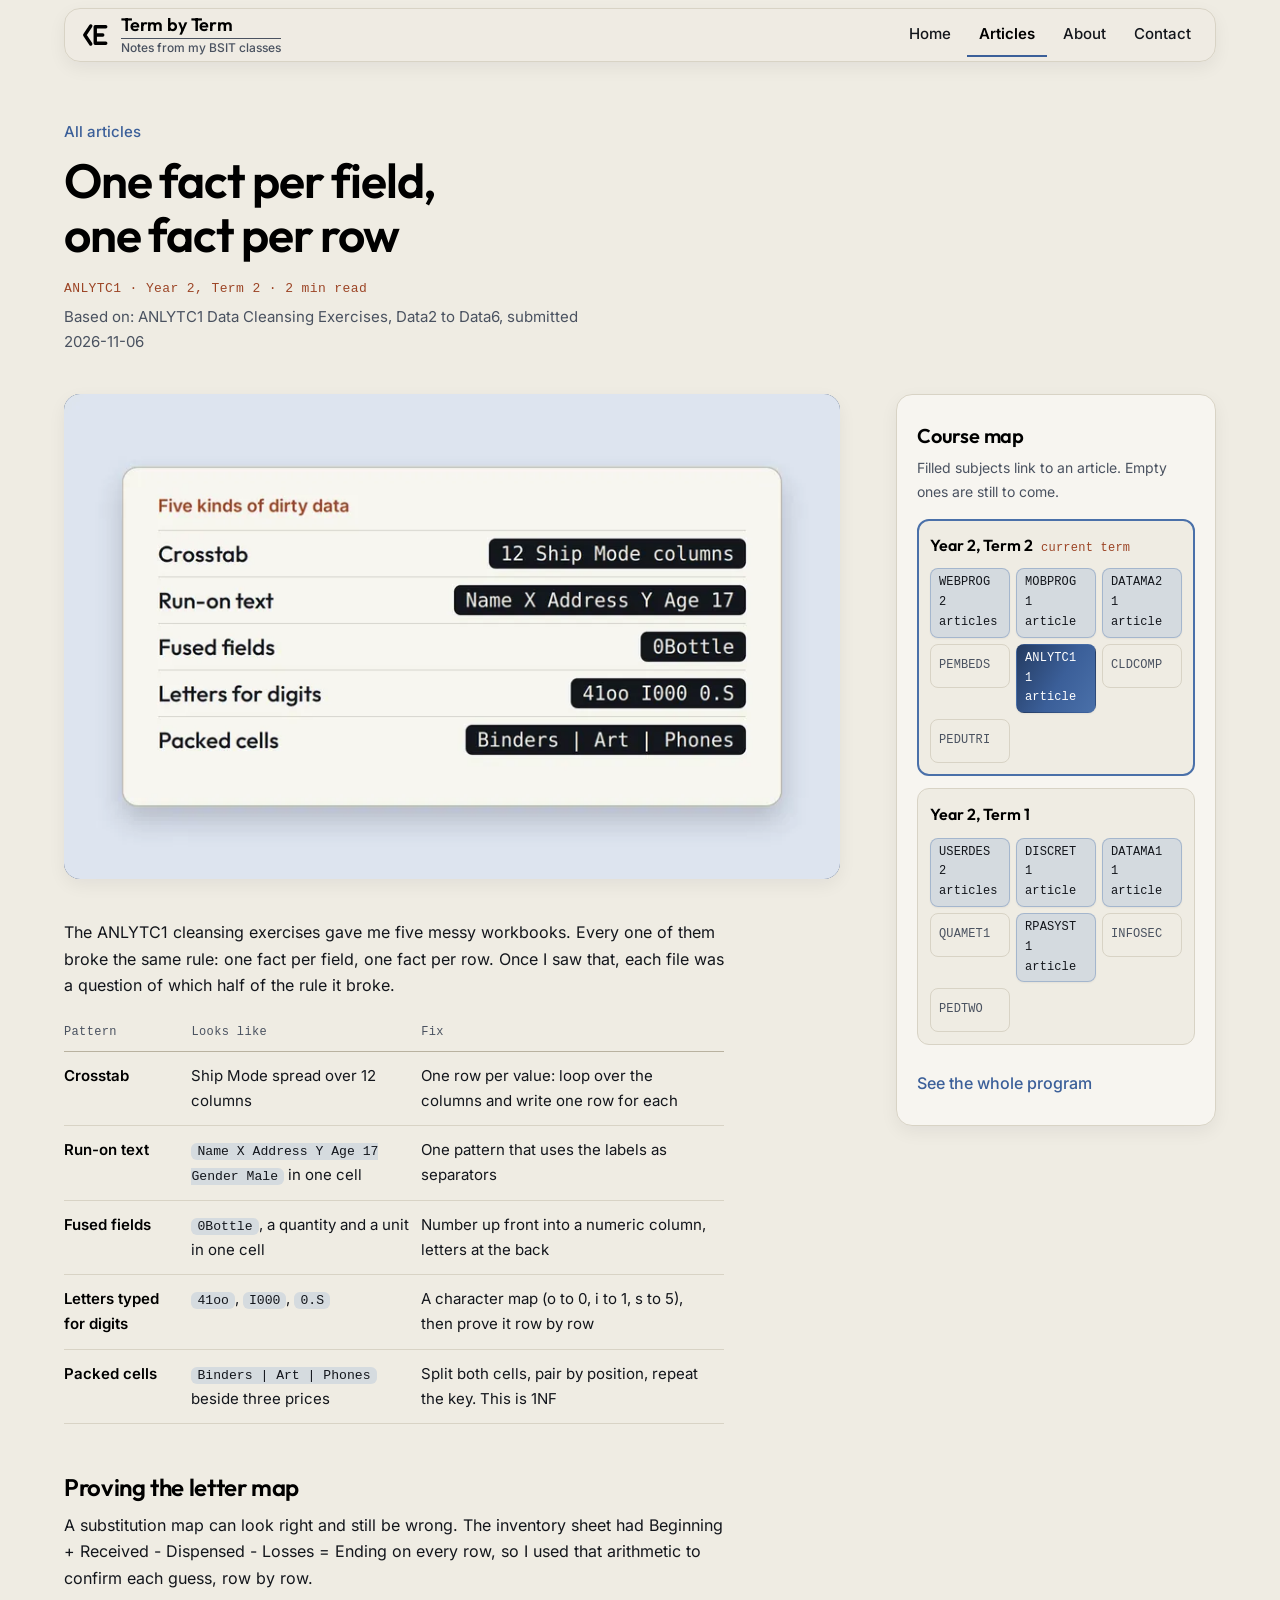
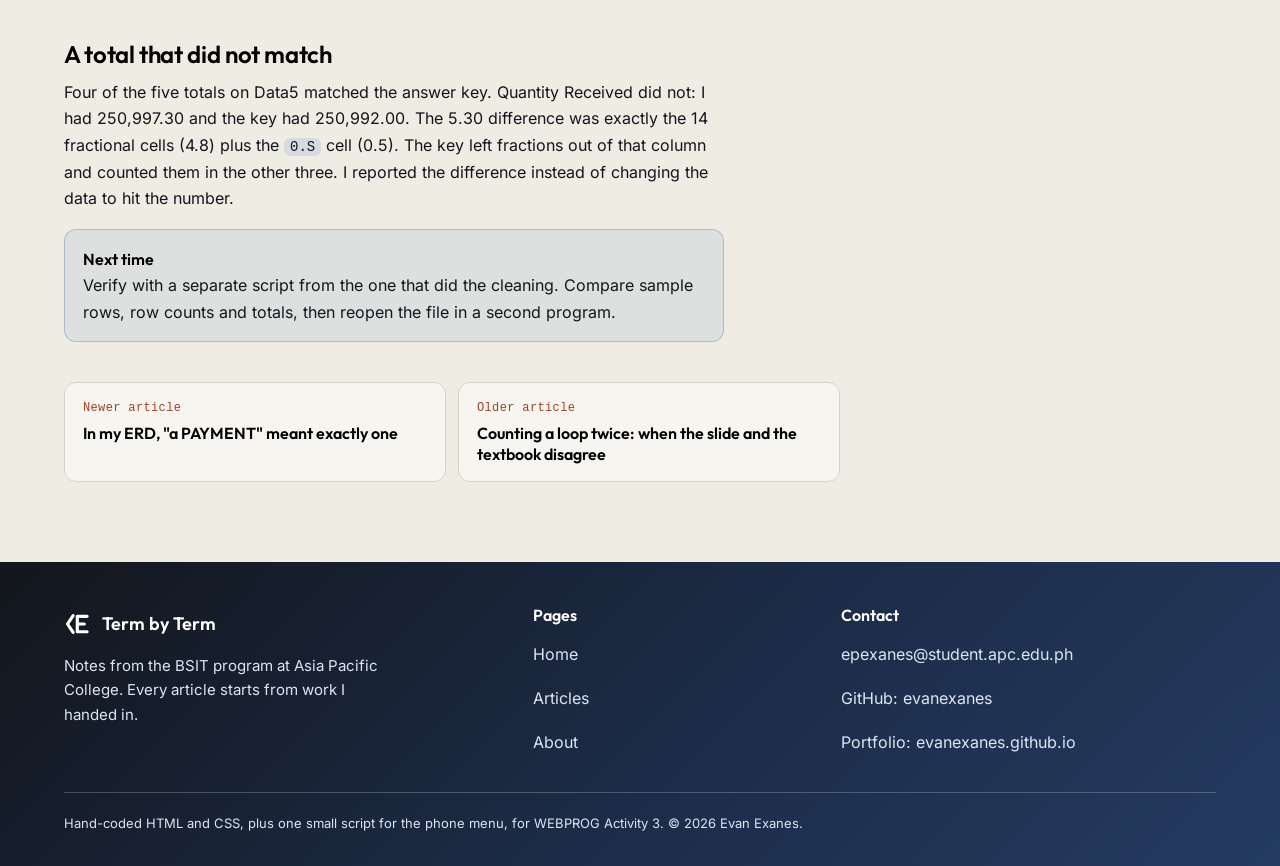
<file: one-fact-per-field.html>
<!doctype html>
<!--
Program name: one-fact-per-field.html
Description: Article page of the Term by Term blog. Five kinds of dirty data, and
   the one rule each of them breaks.
Author: Exanes, Evan Prens
Date Compiled: 11/08/2026
======================================================================
Date           Description                      Programmer name
======================================================================
11/08/2026     Initial Implementation           EPPE
11/09/2026     Added header and comments        EPPE
11/09/2026     Added section comments           EPPE
======================================================================
-->
<html lang="en">
<head>
<meta charset="utf-8">
<meta name="viewport" content="width=device-width, initial-scale=1">
<meta name="color-scheme" content="light">
<title>One fact per field, one fact per row | Term by Term</title>
<meta name="description" content="Five kinds of dirty data, and the one rule each of them breaks.">
<link rel="icon" href="images/logo-mark.svg" type="image/svg+xml">
<link rel="stylesheet" href="style.css">
<!-- Marks the page as script-enabled before first paint, so the CSS swaps the header links for the hamburger only when menu.js will run. -->
<script>document.documentElement.classList.add("js")</script>
<script src="menu.js" defer></script>
</head>
<body>
<!-- Skip link: lets keyboard users jump past the header straight to the main content. -->
<a class="skip-link" href="#main">Skip to the content</a>
<!-- Site header: logo, main navigation and the hamburger button used on phones. -->
<header class="site-header">
  <div class="header-inner">
    <a class="wordmark" href="index.html"><svg class="logo-mark" viewBox="0 0 40 40" aria-hidden="true" focusable="false"><path d="M13 8 L5 20 L13 32"/><path d="M19 9h14M19 20h10M19 31h14M19 9v22"/></svg>
      <span class="wordmark-text"><span class="wordmark-name">Term by Term</span><span class="wordmark-sub">Notes from my BSIT classes</span></span>
    </a>
    <!-- Main navigation for wide screens. aria-current marks the page you are on. -->
    <nav class="site-nav" aria-label="Main">
      <a href="index.html">Home</a>
      <a href="articles.html" aria-current="page">Articles</a>
      <a href="about.html">About</a>
      <a href="about.html#contact">Contact</a>
    </nav>
    <!-- Hamburger button for phones. menu.js opens the drawer below and keeps aria-expanded in step. -->
    <button class="nav-toggle" id="nav-toggle" type="button" aria-expanded="false" aria-controls="site-drawer" aria-label="Open menu">
      <span class="bar"></span><span class="bar"></span><span class="bar"></span>
    </button>
  </div>
</header>
<!-- Phone menu markup. Both elements start hidden and menu.js opens them. -->
<div class="drawer-shade" id="drawer-shade" hidden></div>
<div class="site-drawer" id="site-drawer" role="dialog" aria-modal="true" aria-label="Menu" hidden>
  <div class="drawer-top">
    <a class="wordmark drawer-wordmark" href="index.html"><svg class="logo-mark" viewBox="0 0 40 40" aria-hidden="true" focusable="false"><path d="M13 8 L5 20 L13 32"/><path d="M19 9h14M19 20h10M19 31h14M19 9v22"/></svg>
      <span class="wordmark-text"><span class="wordmark-name">Term by Term</span><span class="wordmark-sub">Notes from my BSIT classes</span></span>
    </a>
    <button class="drawer-close" type="button" aria-label="Close menu" data-drawer-close>
      <svg viewBox="0 0 24 24" fill="none" stroke="currentColor" stroke-width="2" stroke-linecap="round" aria-hidden="true" focusable="false"><path d="M6 6l12 12M18 6L6 18"/></svg>
    </button>
  </div>
  <nav class="drawer-nav" aria-label="Main">
    <a href="index.html">Home</a>
    <a href="articles.html" aria-current="page">Articles</a>
    <a href="about.html">About</a>
    <a href="about.html#contact">Contact</a>
  </nav>
</div>
<!-- Main content. The skip link above jumps here. -->
<main id="main">
<div class="container">
  <div class="article-layout">
    <!-- Article heading: breadcrumb, title, subject and term, and the coursework the article is based on. -->
    <header class="article-head">
      <a class="crumb" href="articles.html">All articles</a>
      <h1 class="article-title">One fact per field, one fact per row</h1>
      <p class="article-meta">ANLYTC1 &middot; Year 2, Term 2 &middot; 2 min read</p>
      <p class="article-source">Based on: ANLYTC1 Data Cleansing Exercises, Data2 to Data6, submitted 2026-11-06</p>
    </header>
    <!-- Cover image, served at two sizes through srcset. -->
    <div class="article-cover"><img src="images/cover-one-fact-per-field-800.webp" srcset="images/cover-one-fact-per-field-400.webp 400w, images/cover-one-fact-per-field-800.webp 800w" sizes="(min-width: 60em) 44rem, 100vw" width="800" height="500" alt="Card listing the five kinds of dirty data from my ANLYTC1 exercises, with an example of each, such as 0Bottle and Binders | Art | Phones" decoding="async"></div>
    <!-- Article text. -->
    <article class="article-body prose">
<p>The ANLYTC1 cleansing exercises gave me five messy workbooks. Every one of them broke the same rule: one fact per field, one fact per row. Once I saw that, each file was a question of which half of the rule it broke.</p>
<table class="data-table"><caption class="visually-hidden">The five dirt patterns and their fixes</caption><thead><tr><th scope="col">Pattern</th><th scope="col">Looks like</th><th scope="col">Fix</th></tr></thead><tbody><tr><td data-label="Pattern">Crosstab</td><td data-label="Looks like">Ship Mode spread over 12 columns</td><td data-label="Fix">One row per value: loop over the columns and write one row for each</td></tr><tr><td data-label="Pattern">Run-on text</td><td data-label="Looks like"><code>Name X Address Y Age 17 Gender Male</code> in one cell</td><td data-label="Fix">One pattern that uses the labels as separators</td></tr><tr><td data-label="Pattern">Fused fields</td><td data-label="Looks like"><code>0Bottle</code>, a quantity and a unit in one cell</td><td data-label="Fix">Number up front into a numeric column, letters at the back</td></tr><tr><td data-label="Pattern">Letters typed for digits</td><td data-label="Looks like"><code>41oo</code>, <code>I000</code>, <code>0.S</code></td><td data-label="Fix">A character map (o to 0, i to 1, s to 5), then prove it row by row</td></tr><tr><td data-label="Pattern">Packed cells</td><td data-label="Looks like"><code>Binders | Art | Phones</code> beside three prices</td><td data-label="Fix">Split both cells, pair by position, repeat the key. This is 1NF</td></tr></tbody></table>
<h2>Proving the letter map</h2>
<p>A substitution map can look right and still be wrong. The inventory sheet had Beginning + Received - Dispensed - Losses = Ending on every row, so I used that arithmetic to confirm each guess, row by row.</p>
<h2>A total that did not match</h2>
<p>Four of the five totals on Data5 matched the answer key. Quantity Received did not: I had 250,997.30 and the key had 250,992.00. The 5.30 difference was exactly the 14 fractional cells (4.8) plus the <code>0.S</code> cell (0.5). The key left fractions out of that column and counted them in the other three. I reported the difference instead of changing the data to hit the number.</p>
<aside class="note"><p class="note-title">Next time</p><p>Verify with a separate script from the one that did the cleaning. Compare sample rows, row counts and totals, then reopen the file in a second program.</p></aside>
    </article>
    <!-- Links to the previous and next article. -->
    <nav class="article-pager" aria-label="More articles"><div class="pager"><a class="pager-link" href="a-payment-means-exactly-one.html"><span class="pager-dir">Newer article</span><span class="pager-title">In my ERD, &quot;a PAYMENT&quot; meant exactly one</span></a><a class="pager-link" href="counting-a-loop-twice.html"><span class="pager-dir">Older article</span><span class="pager-title">Counting a loop twice: when the slide and the textbook disagree</span></a></div></nav>
    <!-- Course map: every term and subject. Filled tiles link to an article, empty ones are still to come. -->
    <aside class="map" aria-labelledby="map-title-article">
  <h2 class="map-title" id="map-title-article">Course map</h2>
  <p class="map-lede">Filled subjects link to an article. Empty ones are still to come.</p>
  <ol class="terms"><li class="term is-current"><h3 class="term-name"><span>Year 2, Term 2</span><span class="term-state">current term</span></h3><ul class="tiles"><li><a class="tile" href="articles.html#subject-webprog"><span>WEBPROG</span><span class="tile-count">2 articles</span></a></li><li><a class="tile" href="articles.html#subject-mobprog"><span>MOBPROG</span><span class="tile-count">1 article</span></a></li><li><a class="tile" href="articles.html#subject-datama2"><span>DATAMA2</span><span class="tile-count">1 article</span></a></li><li><span class="tile">PEMBEDS</span></li><li><a class="tile" href="articles.html#subject-anlytc1" aria-current="true"><span>ANLYTC1</span><span class="tile-count">1 article</span></a></li><li><span class="tile">CLDCOMP</span></li><li><span class="tile">PEDUTRI</span></li></ul></li><li class="term"><h3 class="term-name"><span>Year 2, Term 1</span></h3><ul class="tiles"><li><a class="tile" href="articles.html#subject-userdes"><span>USERDES</span><span class="tile-count">2 articles</span></a></li><li><a class="tile" href="articles.html#subject-discret"><span>DISCRET</span><span class="tile-count">1 article</span></a></li><li><a class="tile" href="articles.html#subject-datama1"><span>DATAMA1</span><span class="tile-count">1 article</span></a></li><li><span class="tile">QUAMET1</span></li><li><a class="tile" href="articles.html#subject-rpasyst"><span>RPASYST</span><span class="tile-count">1 article</span></a></li><li><span class="tile">INFOSEC</span></li><li><span class="tile">PEDTWO</span></li></ul></li></ol>
  <p class="map-more"><a href="about.html#program-title">See the whole program</a></p>
</aside>
  </div>
</div>
</main>
<!-- Site footer: blog blurb, page links and contact links. -->
<footer class="site-footer">
  <div class="container">
    <div class="footer-columns">
      <div>
        <a class="footer-brand" href="index.html"><svg class="logo-mark" viewBox="0 0 40 40" aria-hidden="true" focusable="false"><path d="M13 8 L5 20 L13 32"/><path d="M19 9h14M19 20h10M19 31h14M19 9v22"/></svg><span>Term by Term</span></a>
        <p class="footer-blurb">Notes from the BSIT program at Asia Pacific College. Every article starts from work I handed in.</p>
      </div>
      <div>
        <h2 class="footer-heading">Pages</h2>
        <ul class="footer-links">
          <li><a href="index.html">Home</a></li>
          <li><a href="articles.html">Articles</a></li>
          <li><a href="about.html">About</a></li>
        </ul>
      </div>
      <div>
        <h2 class="footer-heading">Contact</h2>
        <ul class="footer-links">
          <li><a href="mailto:epexanes@student.apc.edu.ph">epexanes@student.apc.edu.ph</a></li>
          <li><a href="https://github.com/evanexanes">GitHub: evanexanes</a></li>
          <li><a href="https://evanexanes.github.io/">Portfolio: evanexanes.github.io</a></li>
        </ul>
      </div>
    </div>
    <p class="footer-base">Hand-coded HTML and CSS, plus one small script for the phone menu, for WEBPROG Activity 3. &copy; 2026 Evan Exanes.</p>
  </div>
</footer>
</body>
</html>
</file>
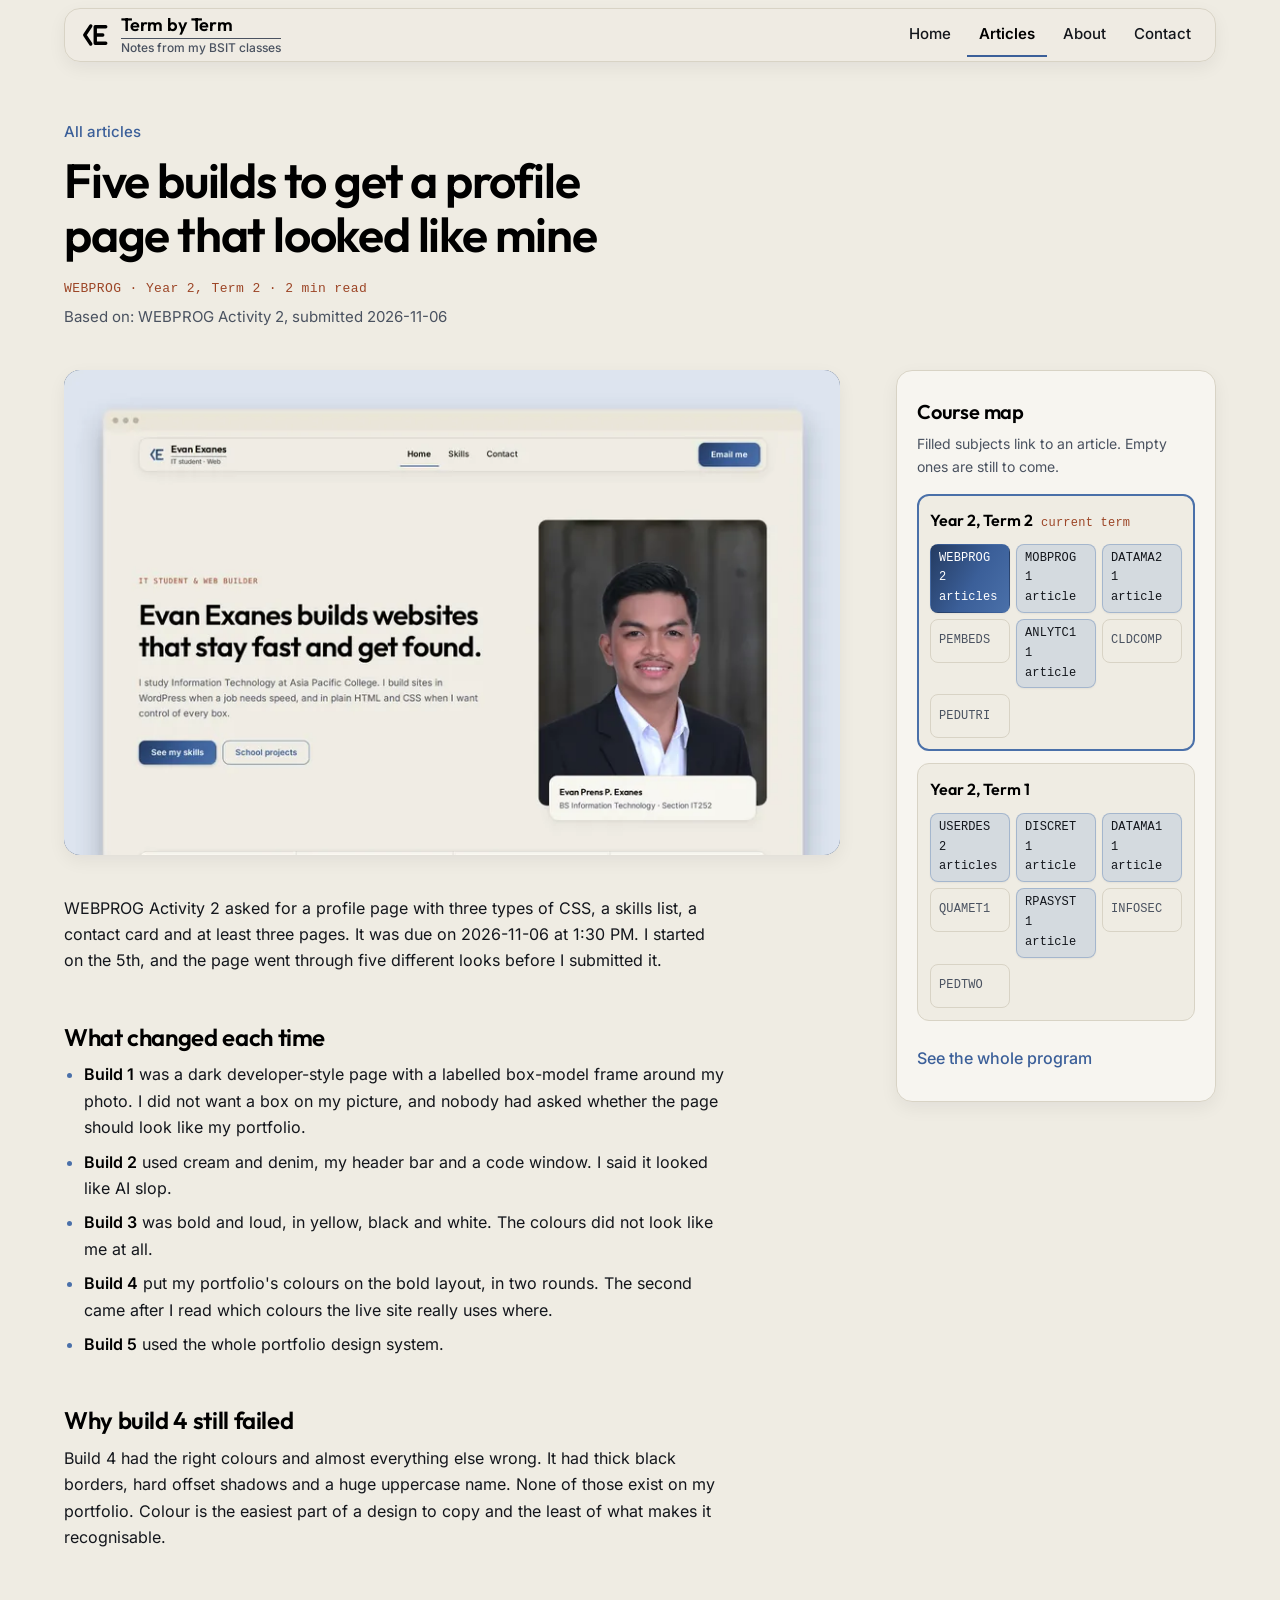
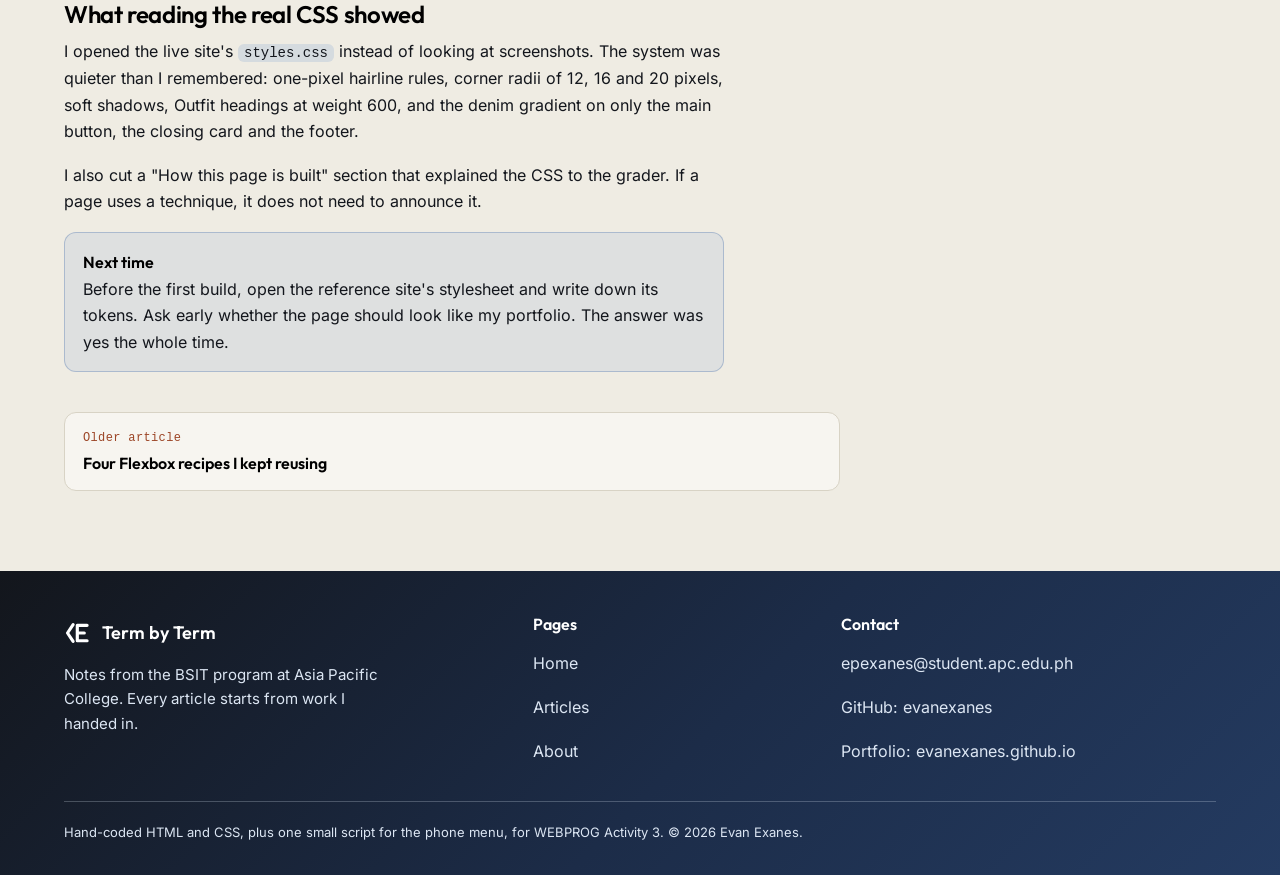
<file: profile-page-five-builds.html>
<!doctype html>
<!--
Program name: profile-page-five-builds.html
Description: Article page of the Term by Term blog. Matching my portfolio's colours
   was not enough. The page only worked once I rebuilt it from the portfolio's own
   CSS.
Author: Exanes, Evan Prens
Date Compiled: 11/08/2026
======================================================================
Date           Description                      Programmer name
======================================================================
11/08/2026     Initial Implementation           EPPE
11/09/2026     Added header and comments        EPPE
11/09/2026     Added section comments           EPPE
======================================================================
-->
<html lang="en">
<head>
<meta charset="utf-8">
<meta name="viewport" content="width=device-width, initial-scale=1">
<meta name="color-scheme" content="light">
<title>Five builds to get a profile page that looked like mine | Term by Term</title>
<meta name="description" content="Matching my portfolio&#x27;s colours was not enough. The page only worked once I rebuilt it from the portfolio&#x27;s own CSS.">
<link rel="icon" href="images/logo-mark.svg" type="image/svg+xml">
<link rel="stylesheet" href="style.css">
<!-- Marks the page as script-enabled before first paint, so the CSS swaps the header links for the hamburger only when menu.js will run. -->
<script>document.documentElement.classList.add("js")</script>
<script src="menu.js" defer></script>
</head>
<body>
<!-- Skip link: lets keyboard users jump past the header straight to the main content. -->
<a class="skip-link" href="#main">Skip to the content</a>
<!-- Site header: logo, main navigation and the hamburger button used on phones. -->
<header class="site-header">
  <div class="header-inner">
    <a class="wordmark" href="index.html"><svg class="logo-mark" viewBox="0 0 40 40" aria-hidden="true" focusable="false"><path d="M13 8 L5 20 L13 32"/><path d="M19 9h14M19 20h10M19 31h14M19 9v22"/></svg>
      <span class="wordmark-text"><span class="wordmark-name">Term by Term</span><span class="wordmark-sub">Notes from my BSIT classes</span></span>
    </a>
    <!-- Main navigation for wide screens. aria-current marks the page you are on. -->
    <nav class="site-nav" aria-label="Main">
      <a href="index.html">Home</a>
      <a href="articles.html" aria-current="page">Articles</a>
      <a href="about.html">About</a>
      <a href="about.html#contact">Contact</a>
    </nav>
    <!-- Hamburger button for phones. menu.js opens the drawer below and keeps aria-expanded in step. -->
    <button class="nav-toggle" id="nav-toggle" type="button" aria-expanded="false" aria-controls="site-drawer" aria-label="Open menu">
      <span class="bar"></span><span class="bar"></span><span class="bar"></span>
    </button>
  </div>
</header>
<!-- Phone menu markup. Both elements start hidden and menu.js opens them. -->
<div class="drawer-shade" id="drawer-shade" hidden></div>
<div class="site-drawer" id="site-drawer" role="dialog" aria-modal="true" aria-label="Menu" hidden>
  <div class="drawer-top">
    <a class="wordmark drawer-wordmark" href="index.html"><svg class="logo-mark" viewBox="0 0 40 40" aria-hidden="true" focusable="false"><path d="M13 8 L5 20 L13 32"/><path d="M19 9h14M19 20h10M19 31h14M19 9v22"/></svg>
      <span class="wordmark-text"><span class="wordmark-name">Term by Term</span><span class="wordmark-sub">Notes from my BSIT classes</span></span>
    </a>
    <button class="drawer-close" type="button" aria-label="Close menu" data-drawer-close>
      <svg viewBox="0 0 24 24" fill="none" stroke="currentColor" stroke-width="2" stroke-linecap="round" aria-hidden="true" focusable="false"><path d="M6 6l12 12M18 6L6 18"/></svg>
    </button>
  </div>
  <nav class="drawer-nav" aria-label="Main">
    <a href="index.html">Home</a>
    <a href="articles.html" aria-current="page">Articles</a>
    <a href="about.html">About</a>
    <a href="about.html#contact">Contact</a>
  </nav>
</div>
<!-- Main content. The skip link above jumps here. -->
<main id="main">
<div class="container">
  <div class="article-layout">
    <!-- Article heading: breadcrumb, title, subject and term, and the coursework the article is based on. -->
    <header class="article-head">
      <a class="crumb" href="articles.html">All articles</a>
      <h1 class="article-title">Five builds to get a profile page that looked like mine</h1>
      <p class="article-meta">WEBPROG &middot; Year 2, Term 2 &middot; 2 min read</p>
      <p class="article-source">Based on: WEBPROG Activity 2, submitted 2026-11-06</p>
    </header>
    <!-- Cover image, served at two sizes through srcset. -->
    <div class="article-cover"><img src="images/cover-profile-page-five-builds-800.webp" srcset="images/cover-profile-page-five-builds-400.webp 400w, images/cover-profile-page-five-builds-800.webp 800w" sizes="(min-width: 60em) 44rem, 100vw" width="800" height="500" alt="Screenshot of my WEBPROG Activity 2 profile page in a browser window" decoding="async"></div>
    <!-- Article text. -->
    <article class="article-body prose">
<p>WEBPROG Activity 2 asked for a profile page with three types of CSS, a skills list, a contact card and at least three pages. It was due on 2026-11-06 at 1:30 PM. I started on the 5th, and the page went through five different looks before I submitted it.</p>
<h2>What changed each time</h2>
<ul><li><strong>Build 1</strong> was a dark developer-style page with a labelled box-model frame around my photo. I did not want a box on my picture, and nobody had asked whether the page should look like my portfolio.</li><li><strong>Build 2</strong> used cream and denim, my header bar and a code window. I said it looked like AI slop.</li><li><strong>Build 3</strong> was bold and loud, in yellow, black and white. The colours did not look like me at all.</li><li><strong>Build 4</strong> put my portfolio&#x27;s colours on the bold layout, in two rounds. The second came after I read which colours the live site really uses where.</li><li><strong>Build 5</strong> used the whole portfolio design system.</li></ul>
<h2>Why build 4 still failed</h2>
<p>Build 4 had the right colours and almost everything else wrong. It had thick black borders, hard offset shadows and a huge uppercase name. None of those exist on my portfolio. Colour is the easiest part of a design to copy and the least of what makes it recognisable.</p>
<h2>What reading the real CSS showed</h2>
<p>I opened the live site&#x27;s <code>styles.css</code> instead of looking at screenshots. The system was quieter than I remembered: one-pixel hairline rules, corner radii of 12, 16 and 20 pixels, soft shadows, Outfit headings at weight 600, and the denim gradient on only the main button, the closing card and the footer.</p>
<p>I also cut a &quot;How this page is built&quot; section that explained the CSS to the grader. If a page uses a technique, it does not need to announce it.</p>
<aside class="note"><p class="note-title">Next time</p><p>Before the first build, open the reference site&#x27;s stylesheet and write down its tokens. Ask early whether the page should look like my portfolio. The answer was yes the whole time.</p></aside>
    </article>
    <!-- Links to the previous and next article. -->
    <nav class="article-pager" aria-label="More articles"><div class="pager"><a class="pager-link" href="flexbox-recipes-i-kept-reusing.html"><span class="pager-dir">Older article</span><span class="pager-title">Four Flexbox recipes I kept reusing</span></a></div></nav>
    <!-- Course map: every term and subject. Filled tiles link to an article, empty ones are still to come. -->
    <aside class="map" aria-labelledby="map-title-article">
  <h2 class="map-title" id="map-title-article">Course map</h2>
  <p class="map-lede">Filled subjects link to an article. Empty ones are still to come.</p>
  <ol class="terms"><li class="term is-current"><h3 class="term-name"><span>Year 2, Term 2</span><span class="term-state">current term</span></h3><ul class="tiles"><li><a class="tile" href="articles.html#subject-webprog" aria-current="true"><span>WEBPROG</span><span class="tile-count">2 articles</span></a></li><li><a class="tile" href="articles.html#subject-mobprog"><span>MOBPROG</span><span class="tile-count">1 article</span></a></li><li><a class="tile" href="articles.html#subject-datama2"><span>DATAMA2</span><span class="tile-count">1 article</span></a></li><li><span class="tile">PEMBEDS</span></li><li><a class="tile" href="articles.html#subject-anlytc1"><span>ANLYTC1</span><span class="tile-count">1 article</span></a></li><li><span class="tile">CLDCOMP</span></li><li><span class="tile">PEDUTRI</span></li></ul></li><li class="term"><h3 class="term-name"><span>Year 2, Term 1</span></h3><ul class="tiles"><li><a class="tile" href="articles.html#subject-userdes"><span>USERDES</span><span class="tile-count">2 articles</span></a></li><li><a class="tile" href="articles.html#subject-discret"><span>DISCRET</span><span class="tile-count">1 article</span></a></li><li><a class="tile" href="articles.html#subject-datama1"><span>DATAMA1</span><span class="tile-count">1 article</span></a></li><li><span class="tile">QUAMET1</span></li><li><a class="tile" href="articles.html#subject-rpasyst"><span>RPASYST</span><span class="tile-count">1 article</span></a></li><li><span class="tile">INFOSEC</span></li><li><span class="tile">PEDTWO</span></li></ul></li></ol>
  <p class="map-more"><a href="about.html#program-title">See the whole program</a></p>
</aside>
  </div>
</div>
</main>
<!-- Site footer: blog blurb, page links and contact links. -->
<footer class="site-footer">
  <div class="container">
    <div class="footer-columns">
      <div>
        <a class="footer-brand" href="index.html"><svg class="logo-mark" viewBox="0 0 40 40" aria-hidden="true" focusable="false"><path d="M13 8 L5 20 L13 32"/><path d="M19 9h14M19 20h10M19 31h14M19 9v22"/></svg><span>Term by Term</span></a>
        <p class="footer-blurb">Notes from the BSIT program at Asia Pacific College. Every article starts from work I handed in.</p>
      </div>
      <div>
        <h2 class="footer-heading">Pages</h2>
        <ul class="footer-links">
          <li><a href="index.html">Home</a></li>
          <li><a href="articles.html">Articles</a></li>
          <li><a href="about.html">About</a></li>
        </ul>
      </div>
      <div>
        <h2 class="footer-heading">Contact</h2>
        <ul class="footer-links">
          <li><a href="mailto:epexanes@student.apc.edu.ph">epexanes@student.apc.edu.ph</a></li>
          <li><a href="https://github.com/evanexanes">GitHub: evanexanes</a></li>
          <li><a href="https://evanexanes.github.io/">Portfolio: evanexanes.github.io</a></li>
        </ul>
      </div>
    </div>
    <p class="footer-base">Hand-coded HTML and CSS, plus one small script for the phone menu, for WEBPROG Activity 3. &copy; 2026 Evan Exanes.</p>
  </div>
</footer>
</body>
</html>
</file>
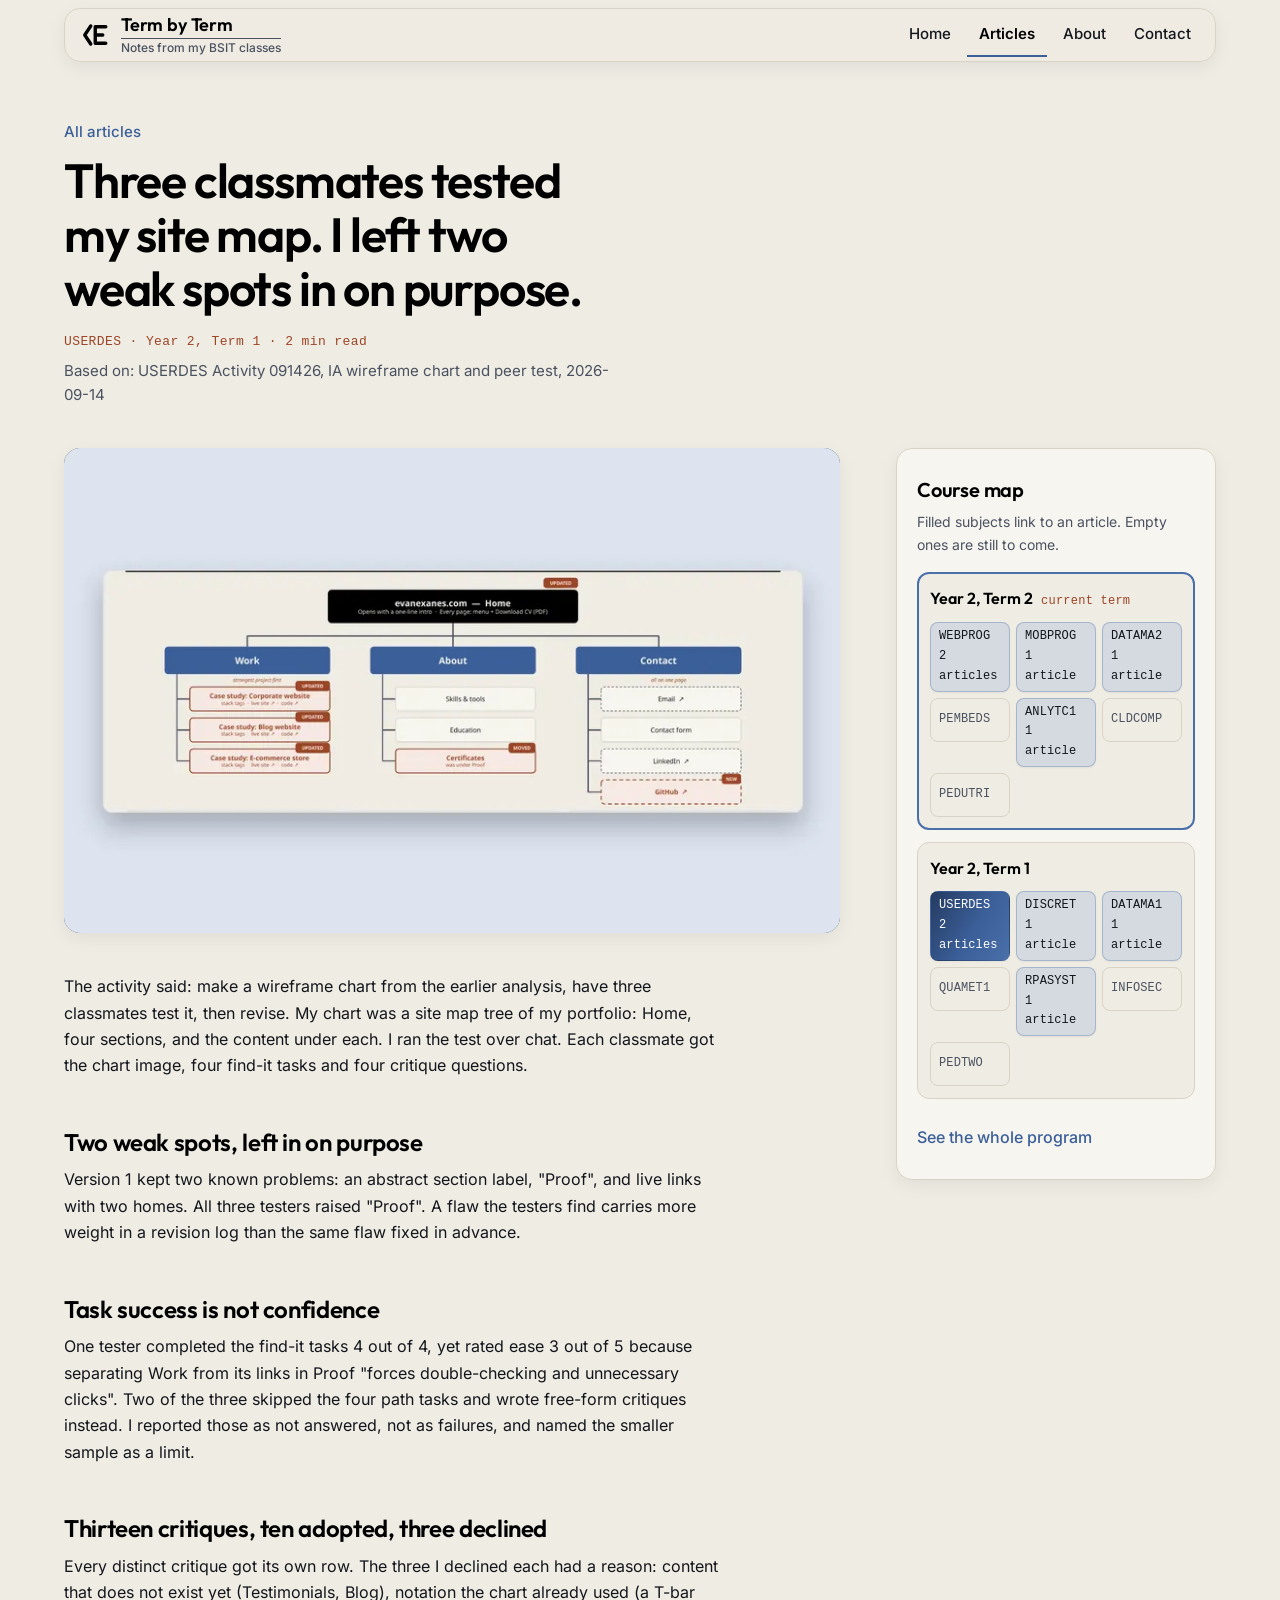
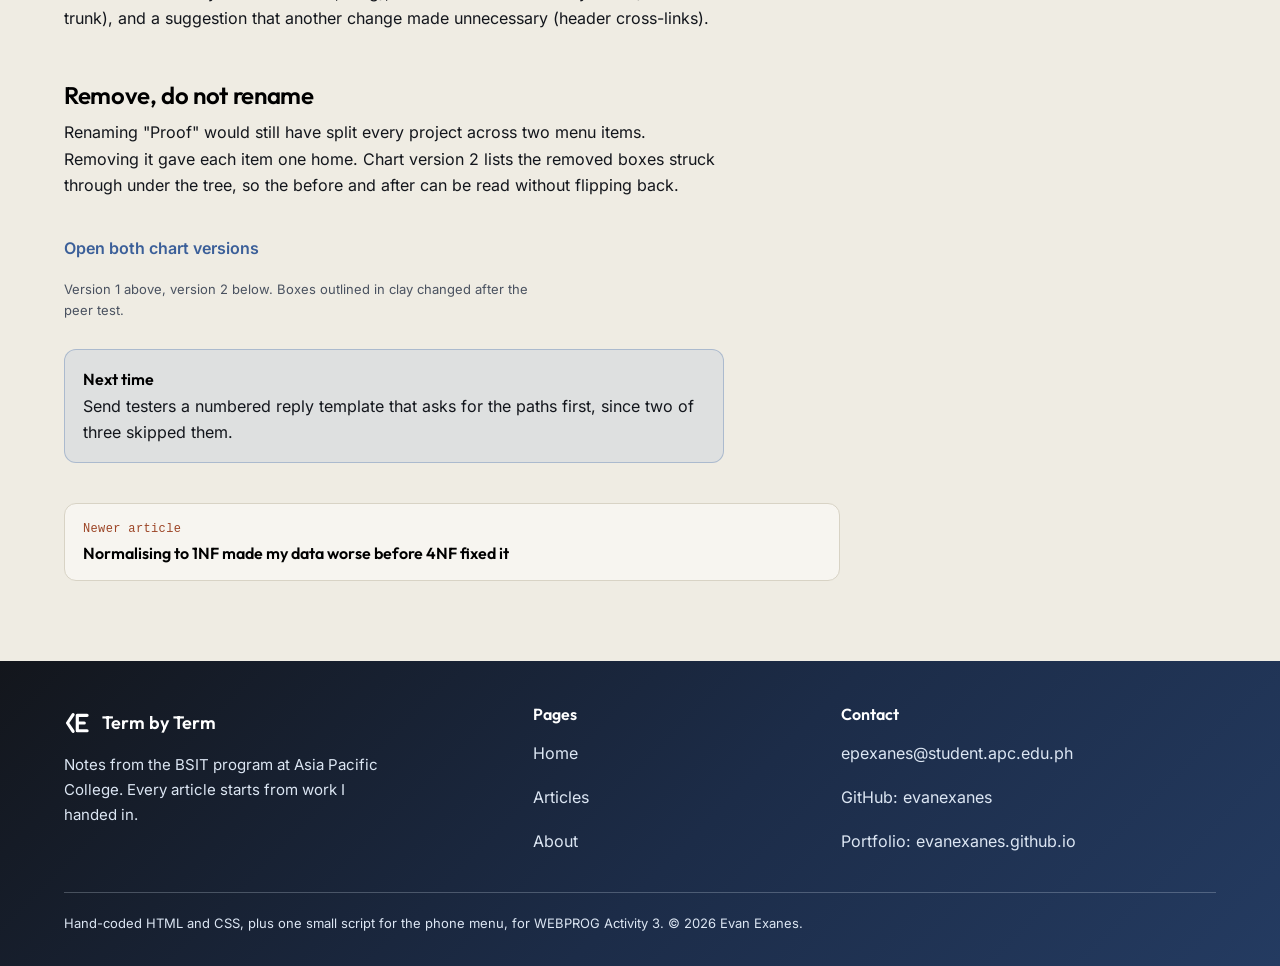
<file: three-classmates-tested-my-site-map.html>
<!doctype html>
<!--
Program name: three-classmates-tested-my-site-map.html
Description: Article page of the Term by Term blog. Thirteen critiques came back.
   Ten changed the chart, three did not, and each decision has a reason.
Author: Exanes, Evan Prens
Date Compiled: 11/08/2026
======================================================================
Date           Description                      Programmer name
======================================================================
11/08/2026     Initial Implementation           EPPE
11/09/2026     Added header and comments        EPPE
11/09/2026     Added section comments           EPPE
======================================================================
-->
<html lang="en">
<head>
<meta charset="utf-8">
<meta name="viewport" content="width=device-width, initial-scale=1">
<meta name="color-scheme" content="light">
<title>Three classmates tested my site map. I left two weak spots in on purpose. | Term by Term</title>
<meta name="description" content="Thirteen critiques came back. Ten changed the chart, three did not, and each decision has a reason.">
<link rel="icon" href="images/logo-mark.svg" type="image/svg+xml">
<link rel="stylesheet" href="style.css">
<!-- Marks the page as script-enabled before first paint, so the CSS swaps the header links for the hamburger only when menu.js will run. -->
<script>document.documentElement.classList.add("js")</script>
<script src="menu.js" defer></script>
</head>
<body>
<!-- Skip link: lets keyboard users jump past the header straight to the main content. -->
<a class="skip-link" href="#main">Skip to the content</a>
<!-- Site header: logo, main navigation and the hamburger button used on phones. -->
<header class="site-header">
  <div class="header-inner">
    <a class="wordmark" href="index.html"><svg class="logo-mark" viewBox="0 0 40 40" aria-hidden="true" focusable="false"><path d="M13 8 L5 20 L13 32"/><path d="M19 9h14M19 20h10M19 31h14M19 9v22"/></svg>
      <span class="wordmark-text"><span class="wordmark-name">Term by Term</span><span class="wordmark-sub">Notes from my BSIT classes</span></span>
    </a>
    <!-- Main navigation for wide screens. aria-current marks the page you are on. -->
    <nav class="site-nav" aria-label="Main">
      <a href="index.html">Home</a>
      <a href="articles.html" aria-current="page">Articles</a>
      <a href="about.html">About</a>
      <a href="about.html#contact">Contact</a>
    </nav>
    <!-- Hamburger button for phones. menu.js opens the drawer below and keeps aria-expanded in step. -->
    <button class="nav-toggle" id="nav-toggle" type="button" aria-expanded="false" aria-controls="site-drawer" aria-label="Open menu">
      <span class="bar"></span><span class="bar"></span><span class="bar"></span>
    </button>
  </div>
</header>
<!-- Phone menu markup. Both elements start hidden and menu.js opens them. -->
<div class="drawer-shade" id="drawer-shade" hidden></div>
<div class="site-drawer" id="site-drawer" role="dialog" aria-modal="true" aria-label="Menu" hidden>
  <div class="drawer-top">
    <a class="wordmark drawer-wordmark" href="index.html"><svg class="logo-mark" viewBox="0 0 40 40" aria-hidden="true" focusable="false"><path d="M13 8 L5 20 L13 32"/><path d="M19 9h14M19 20h10M19 31h14M19 9v22"/></svg>
      <span class="wordmark-text"><span class="wordmark-name">Term by Term</span><span class="wordmark-sub">Notes from my BSIT classes</span></span>
    </a>
    <button class="drawer-close" type="button" aria-label="Close menu" data-drawer-close>
      <svg viewBox="0 0 24 24" fill="none" stroke="currentColor" stroke-width="2" stroke-linecap="round" aria-hidden="true" focusable="false"><path d="M6 6l12 12M18 6L6 18"/></svg>
    </button>
  </div>
  <nav class="drawer-nav" aria-label="Main">
    <a href="index.html">Home</a>
    <a href="articles.html" aria-current="page">Articles</a>
    <a href="about.html">About</a>
    <a href="about.html#contact">Contact</a>
  </nav>
</div>
<!-- Main content. The skip link above jumps here. -->
<main id="main">
<div class="container">
  <div class="article-layout">
    <!-- Article heading: breadcrumb, title, subject and term, and the coursework the article is based on. -->
    <header class="article-head">
      <a class="crumb" href="articles.html">All articles</a>
      <h1 class="article-title">Three classmates tested my site map. I left two weak spots in on purpose.</h1>
      <p class="article-meta">USERDES &middot; Year 2, Term 1 &middot; 2 min read</p>
      <p class="article-source">Based on: USERDES Activity 091426, IA wireframe chart and peer test, 2026-09-14</p>
    </header>
    <!-- Cover image, served at two sizes through srcset. -->
    <div class="article-cover"><img src="images/cover-three-classmates-tested-my-site-map-800.webp" srcset="images/cover-three-classmates-tested-my-site-map-400.webp 400w, images/cover-three-classmates-tested-my-site-map-800.webp 800w" sizes="(min-width: 60em) 44rem, 100vw" width="800" height="500" alt="My version 2 site map chart after the peer test" decoding="async"></div>
    <!-- Article text. -->
    <article class="article-body prose">
<p>The activity said: make a wireframe chart from the earlier analysis, have three classmates test it, then revise. My chart was a site map tree of my portfolio: Home, four sections, and the content under each. I ran the test over chat. Each classmate got the chart image, four find-it tasks and four critique questions.</p>
<h2>Two weak spots, left in on purpose</h2>
<p>Version 1 kept two known problems: an abstract section label, &quot;Proof&quot;, and live links with two homes. All three testers raised &quot;Proof&quot;. A flaw the testers find carries more weight in a revision log than the same flaw fixed in advance.</p>
<h2>Task success is not confidence</h2>
<p>One tester completed the find-it tasks 4 out of 4, yet rated ease 3 out of 5 because separating Work from its links in Proof &quot;forces double-checking and unnecessary clicks&quot;. Two of the three skipped the four path tasks and wrote free-form critiques instead. I reported those as not answered, not as failures, and named the smaller sample as a limit.</p>
<h2>Thirteen critiques, ten adopted, three declined</h2>
<p>Every distinct critique got its own row. The three I declined each had a reason: content that does not exist yet (Testimonials, Blog), notation the chart already used (a T-bar trunk), and a suggestion that another change made unnecessary (header cross-links).</p>
<h2>Remove, do not rename</h2>
<p>Renaming &quot;Proof&quot; would still have split every project across two menu items. Removing it gave each item one home. Chart version 2 lists the removed boxes struck through under the tree, so the before and after can be read without flipping back.</p>
<figure class="figure"><details class="figure-details"><summary>Open both chart versions</summary><img src="images/fig-three-classmates-tested-my-site-map-1-1100.webp" srcset="images/fig-three-classmates-tested-my-site-map-1-720.webp 720w, images/fig-three-classmates-tested-my-site-map-1-1100.webp 1100w" sizes="(min-width: 60em) 44rem, 100vw" width="1100" height="1251" alt="Chart version 1 above chart version 2 of my portfolio site map, where the boxes outlined in clay changed after the peer test" loading="lazy" decoding="async"></details><figcaption>Version 1 above, version 2 below. Boxes outlined in clay changed after the peer test.</figcaption></figure>
<aside class="note"><p class="note-title">Next time</p><p>Send testers a numbered reply template that asks for the paths first, since two of three skipped them.</p></aside>
    </article>
    <!-- Links to the previous and next article. -->
    <nav class="article-pager" aria-label="More articles"><div class="pager"><a class="pager-link" href="normalising-made-my-data-worse.html"><span class="pager-dir">Newer article</span><span class="pager-title">Normalising to 1NF made my data worse before 4NF fixed it</span></a></div></nav>
    <!-- Course map: every term and subject. Filled tiles link to an article, empty ones are still to come. -->
    <aside class="map" aria-labelledby="map-title-article">
  <h2 class="map-title" id="map-title-article">Course map</h2>
  <p class="map-lede">Filled subjects link to an article. Empty ones are still to come.</p>
  <ol class="terms"><li class="term is-current"><h3 class="term-name"><span>Year 2, Term 2</span><span class="term-state">current term</span></h3><ul class="tiles"><li><a class="tile" href="articles.html#subject-webprog"><span>WEBPROG</span><span class="tile-count">2 articles</span></a></li><li><a class="tile" href="articles.html#subject-mobprog"><span>MOBPROG</span><span class="tile-count">1 article</span></a></li><li><a class="tile" href="articles.html#subject-datama2"><span>DATAMA2</span><span class="tile-count">1 article</span></a></li><li><span class="tile">PEMBEDS</span></li><li><a class="tile" href="articles.html#subject-anlytc1"><span>ANLYTC1</span><span class="tile-count">1 article</span></a></li><li><span class="tile">CLDCOMP</span></li><li><span class="tile">PEDUTRI</span></li></ul></li><li class="term"><h3 class="term-name"><span>Year 2, Term 1</span></h3><ul class="tiles"><li><a class="tile" href="articles.html#subject-userdes" aria-current="true"><span>USERDES</span><span class="tile-count">2 articles</span></a></li><li><a class="tile" href="articles.html#subject-discret"><span>DISCRET</span><span class="tile-count">1 article</span></a></li><li><a class="tile" href="articles.html#subject-datama1"><span>DATAMA1</span><span class="tile-count">1 article</span></a></li><li><span class="tile">QUAMET1</span></li><li><a class="tile" href="articles.html#subject-rpasyst"><span>RPASYST</span><span class="tile-count">1 article</span></a></li><li><span class="tile">INFOSEC</span></li><li><span class="tile">PEDTWO</span></li></ul></li></ol>
  <p class="map-more"><a href="about.html#program-title">See the whole program</a></p>
</aside>
  </div>
</div>
</main>
<!-- Site footer: blog blurb, page links and contact links. -->
<footer class="site-footer">
  <div class="container">
    <div class="footer-columns">
      <div>
        <a class="footer-brand" href="index.html"><svg class="logo-mark" viewBox="0 0 40 40" aria-hidden="true" focusable="false"><path d="M13 8 L5 20 L13 32"/><path d="M19 9h14M19 20h10M19 31h14M19 9v22"/></svg><span>Term by Term</span></a>
        <p class="footer-blurb">Notes from the BSIT program at Asia Pacific College. Every article starts from work I handed in.</p>
      </div>
      <div>
        <h2 class="footer-heading">Pages</h2>
        <ul class="footer-links">
          <li><a href="index.html">Home</a></li>
          <li><a href="articles.html">Articles</a></li>
          <li><a href="about.html">About</a></li>
        </ul>
      </div>
      <div>
        <h2 class="footer-heading">Contact</h2>
        <ul class="footer-links">
          <li><a href="mailto:epexanes@student.apc.edu.ph">epexanes@student.apc.edu.ph</a></li>
          <li><a href="https://github.com/evanexanes">GitHub: evanexanes</a></li>
          <li><a href="https://evanexanes.github.io/">Portfolio: evanexanes.github.io</a></li>
        </ul>
      </div>
    </div>
    <p class="footer-base">Hand-coded HTML and CSS, plus one small script for the phone menu, for WEBPROG Activity 3. &copy; 2026 Evan Exanes.</p>
  </div>
</footer>
</body>
</html>
</file>
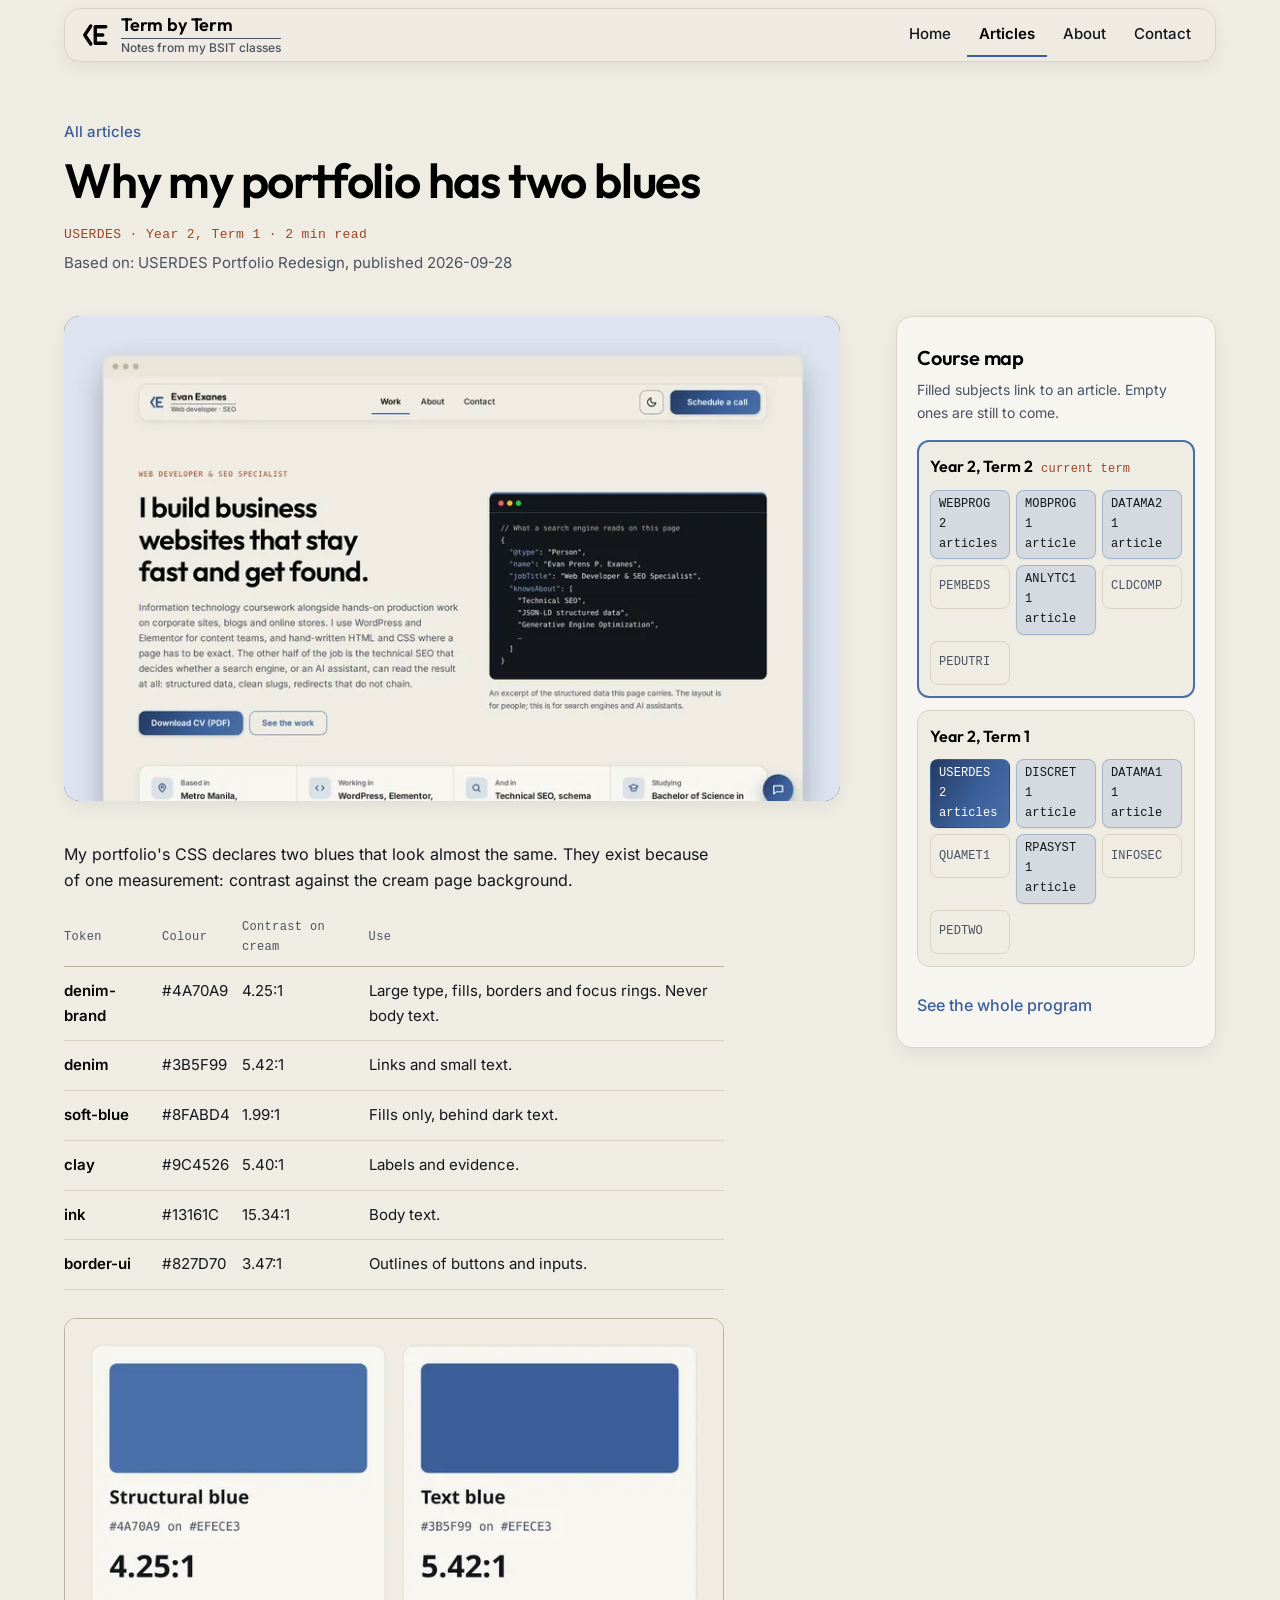
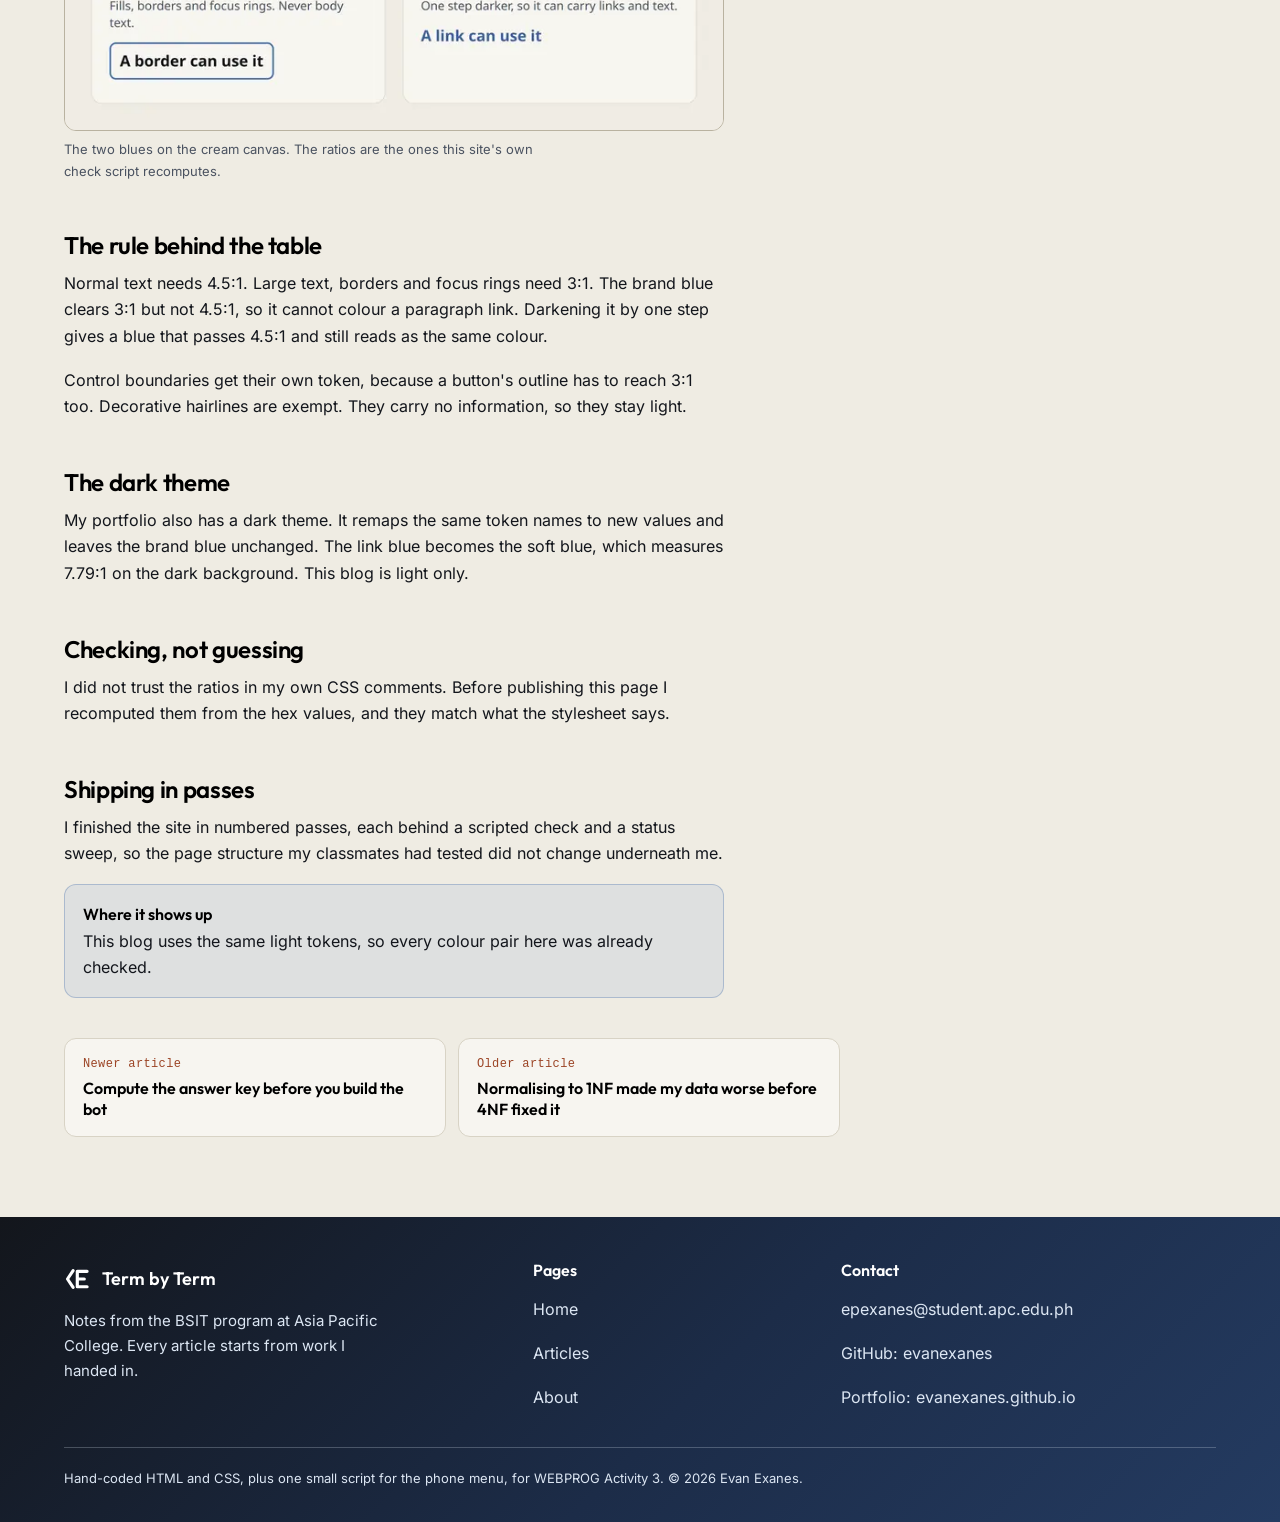
<file: why-my-portfolio-has-two-blues.html>
<!doctype html>
<!--
Program name: why-my-portfolio-has-two-blues.html
Description: Article page of the Term by Term blog. One blue is for fills and
   borders, the other can carry text. Contrast ratios decided which is which.
Author: Exanes, Evan Prens
Date Compiled: 11/08/2026
======================================================================
Date           Description                      Programmer name
======================================================================
11/08/2026     Initial Implementation           EPPE
11/09/2026     Added header and comments        EPPE
11/09/2026     Added section comments           EPPE
======================================================================
-->
<html lang="en">
<head>
<meta charset="utf-8">
<meta name="viewport" content="width=device-width, initial-scale=1">
<meta name="color-scheme" content="light">
<title>Why my portfolio has two blues | Term by Term</title>
<meta name="description" content="One blue is for fills and borders, the other can carry text. Contrast ratios decided which is which.">
<link rel="icon" href="images/logo-mark.svg" type="image/svg+xml">
<link rel="stylesheet" href="style.css">
<!-- Marks the page as script-enabled before first paint, so the CSS swaps the header links for the hamburger only when menu.js will run. -->
<script>document.documentElement.classList.add("js")</script>
<script src="menu.js" defer></script>
</head>
<body>
<!-- Skip link: lets keyboard users jump past the header straight to the main content. -->
<a class="skip-link" href="#main">Skip to the content</a>
<!-- Site header: logo, main navigation and the hamburger button used on phones. -->
<header class="site-header">
  <div class="header-inner">
    <a class="wordmark" href="index.html"><svg class="logo-mark" viewBox="0 0 40 40" aria-hidden="true" focusable="false"><path d="M13 8 L5 20 L13 32"/><path d="M19 9h14M19 20h10M19 31h14M19 9v22"/></svg>
      <span class="wordmark-text"><span class="wordmark-name">Term by Term</span><span class="wordmark-sub">Notes from my BSIT classes</span></span>
    </a>
    <!-- Main navigation for wide screens. aria-current marks the page you are on. -->
    <nav class="site-nav" aria-label="Main">
      <a href="index.html">Home</a>
      <a href="articles.html" aria-current="page">Articles</a>
      <a href="about.html">About</a>
      <a href="about.html#contact">Contact</a>
    </nav>
    <!-- Hamburger button for phones. menu.js opens the drawer below and keeps aria-expanded in step. -->
    <button class="nav-toggle" id="nav-toggle" type="button" aria-expanded="false" aria-controls="site-drawer" aria-label="Open menu">
      <span class="bar"></span><span class="bar"></span><span class="bar"></span>
    </button>
  </div>
</header>
<!-- Phone menu markup. Both elements start hidden and menu.js opens them. -->
<div class="drawer-shade" id="drawer-shade" hidden></div>
<div class="site-drawer" id="site-drawer" role="dialog" aria-modal="true" aria-label="Menu" hidden>
  <div class="drawer-top">
    <a class="wordmark drawer-wordmark" href="index.html"><svg class="logo-mark" viewBox="0 0 40 40" aria-hidden="true" focusable="false"><path d="M13 8 L5 20 L13 32"/><path d="M19 9h14M19 20h10M19 31h14M19 9v22"/></svg>
      <span class="wordmark-text"><span class="wordmark-name">Term by Term</span><span class="wordmark-sub">Notes from my BSIT classes</span></span>
    </a>
    <button class="drawer-close" type="button" aria-label="Close menu" data-drawer-close>
      <svg viewBox="0 0 24 24" fill="none" stroke="currentColor" stroke-width="2" stroke-linecap="round" aria-hidden="true" focusable="false"><path d="M6 6l12 12M18 6L6 18"/></svg>
    </button>
  </div>
  <nav class="drawer-nav" aria-label="Main">
    <a href="index.html">Home</a>
    <a href="articles.html" aria-current="page">Articles</a>
    <a href="about.html">About</a>
    <a href="about.html#contact">Contact</a>
  </nav>
</div>
<!-- Main content. The skip link above jumps here. -->
<main id="main">
<div class="container">
  <div class="article-layout">
    <!-- Article heading: breadcrumb, title, subject and term, and the coursework the article is based on. -->
    <header class="article-head">
      <a class="crumb" href="articles.html">All articles</a>
      <h1 class="article-title">Why my portfolio has two blues</h1>
      <p class="article-meta">USERDES &middot; Year 2, Term 1 &middot; 2 min read</p>
      <p class="article-source">Based on: USERDES Portfolio Redesign, published 2026-09-28</p>
    </header>
    <!-- Cover image, served at two sizes through srcset. -->
    <div class="article-cover"><img src="images/cover-why-my-portfolio-has-two-blues-800.webp" srcset="images/cover-why-my-portfolio-has-two-blues-400.webp 400w, images/cover-why-my-portfolio-has-two-blues-800.webp 800w" sizes="(min-width: 60em) 44rem, 100vw" width="800" height="500" alt="Screenshot of my live portfolio in a browser window" decoding="async"></div>
    <!-- Article text. -->
    <article class="article-body prose">
<p>My portfolio&#x27;s CSS declares two blues that look almost the same. They exist because of one measurement: contrast against the cream page background.</p>
<table class="data-table"><caption class="visually-hidden">Colour tokens and their contrast on the cream background</caption><thead><tr><th scope="col">Token</th><th scope="col">Colour</th><th scope="col">Contrast on cream</th><th scope="col">Use</th></tr></thead><tbody><tr><td data-label="Token">denim-brand</td><td data-label="Colour">#4A70A9</td><td data-label="Contrast on cream">4.25:1</td><td data-label="Use">Large type, fills, borders and focus rings. Never body text.</td></tr><tr><td data-label="Token">denim</td><td data-label="Colour">#3B5F99</td><td data-label="Contrast on cream">5.42:1</td><td data-label="Use">Links and small text.</td></tr><tr><td data-label="Token">soft-blue</td><td data-label="Colour">#8FABD4</td><td data-label="Contrast on cream">1.99:1</td><td data-label="Use">Fills only, behind dark text.</td></tr><tr><td data-label="Token">clay</td><td data-label="Colour">#9C4526</td><td data-label="Contrast on cream">5.40:1</td><td data-label="Use">Labels and evidence.</td></tr><tr><td data-label="Token">ink</td><td data-label="Colour">#13161C</td><td data-label="Contrast on cream">15.34:1</td><td data-label="Use">Body text.</td></tr><tr><td data-label="Token">border-ui</td><td data-label="Colour">#827D70</td><td data-label="Contrast on cream">3.47:1</td><td data-label="Use">Outlines of buttons and inputs.</td></tr></tbody></table>
<figure class="figure"><img src="images/fig-why-my-portfolio-has-two-blues-1-1100.webp" srcset="images/fig-why-my-portfolio-has-two-blues-1-720.webp 720w, images/fig-why-my-portfolio-has-two-blues-1-1100.webp 1100w" sizes="(min-width: 60em) 44rem, 100vw" width="1100" height="688" alt="Two cards: the structural blue 4A70A9 at 4.25 to 1 and the text blue 3B5F99 at 5.42 to 1 on the cream page background" loading="lazy" decoding="async"><figcaption>The two blues on the cream canvas. The ratios are the ones this site&#x27;s own check script recomputes.</figcaption></figure>
<h2>The rule behind the table</h2>
<p>Normal text needs 4.5:1. Large text, borders and focus rings need 3:1. The brand blue clears 3:1 but not 4.5:1, so it cannot colour a paragraph link. Darkening it by one step gives a blue that passes 4.5:1 and still reads as the same colour.</p>
<p>Control boundaries get their own token, because a button&#x27;s outline has to reach 3:1 too. Decorative hairlines are exempt. They carry no information, so they stay light.</p>
<h2>The dark theme</h2>
<p>My portfolio also has a dark theme. It remaps the same token names to new values and leaves the brand blue unchanged. The link blue becomes the soft blue, which measures 7.79:1 on the dark background. This blog is light only.</p>
<h2>Checking, not guessing</h2>
<p>I did not trust the ratios in my own CSS comments. Before publishing this page I recomputed them from the hex values, and they match what the stylesheet says.</p>
<h2>Shipping in passes</h2>
<p>I finished the site in numbered passes, each behind a scripted check and a status sweep, so the page structure my classmates had tested did not change underneath me.</p>
<aside class="note"><p class="note-title">Where it shows up</p><p>This blog uses the same light tokens, so every colour pair here was already checked.</p></aside>
    </article>
    <!-- Links to the previous and next article. -->
    <nav class="article-pager" aria-label="More articles"><div class="pager"><a class="pager-link" href="answer-key-before-the-bot.html"><span class="pager-dir">Newer article</span><span class="pager-title">Compute the answer key before you build the bot</span></a><a class="pager-link" href="normalising-made-my-data-worse.html"><span class="pager-dir">Older article</span><span class="pager-title">Normalising to 1NF made my data worse before 4NF fixed it</span></a></div></nav>
    <!-- Course map: every term and subject. Filled tiles link to an article, empty ones are still to come. -->
    <aside class="map" aria-labelledby="map-title-article">
  <h2 class="map-title" id="map-title-article">Course map</h2>
  <p class="map-lede">Filled subjects link to an article. Empty ones are still to come.</p>
  <ol class="terms"><li class="term is-current"><h3 class="term-name"><span>Year 2, Term 2</span><span class="term-state">current term</span></h3><ul class="tiles"><li><a class="tile" href="articles.html#subject-webprog"><span>WEBPROG</span><span class="tile-count">2 articles</span></a></li><li><a class="tile" href="articles.html#subject-mobprog"><span>MOBPROG</span><span class="tile-count">1 article</span></a></li><li><a class="tile" href="articles.html#subject-datama2"><span>DATAMA2</span><span class="tile-count">1 article</span></a></li><li><span class="tile">PEMBEDS</span></li><li><a class="tile" href="articles.html#subject-anlytc1"><span>ANLYTC1</span><span class="tile-count">1 article</span></a></li><li><span class="tile">CLDCOMP</span></li><li><span class="tile">PEDUTRI</span></li></ul></li><li class="term"><h3 class="term-name"><span>Year 2, Term 1</span></h3><ul class="tiles"><li><a class="tile" href="articles.html#subject-userdes" aria-current="true"><span>USERDES</span><span class="tile-count">2 articles</span></a></li><li><a class="tile" href="articles.html#subject-discret"><span>DISCRET</span><span class="tile-count">1 article</span></a></li><li><a class="tile" href="articles.html#subject-datama1"><span>DATAMA1</span><span class="tile-count">1 article</span></a></li><li><span class="tile">QUAMET1</span></li><li><a class="tile" href="articles.html#subject-rpasyst"><span>RPASYST</span><span class="tile-count">1 article</span></a></li><li><span class="tile">INFOSEC</span></li><li><span class="tile">PEDTWO</span></li></ul></li></ol>
  <p class="map-more"><a href="about.html#program-title">See the whole program</a></p>
</aside>
  </div>
</div>
</main>
<!-- Site footer: blog blurb, page links and contact links. -->
<footer class="site-footer">
  <div class="container">
    <div class="footer-columns">
      <div>
        <a class="footer-brand" href="index.html"><svg class="logo-mark" viewBox="0 0 40 40" aria-hidden="true" focusable="false"><path d="M13 8 L5 20 L13 32"/><path d="M19 9h14M19 20h10M19 31h14M19 9v22"/></svg><span>Term by Term</span></a>
        <p class="footer-blurb">Notes from the BSIT program at Asia Pacific College. Every article starts from work I handed in.</p>
      </div>
      <div>
        <h2 class="footer-heading">Pages</h2>
        <ul class="footer-links">
          <li><a href="index.html">Home</a></li>
          <li><a href="articles.html">Articles</a></li>
          <li><a href="about.html">About</a></li>
        </ul>
      </div>
      <div>
        <h2 class="footer-heading">Contact</h2>
        <ul class="footer-links">
          <li><a href="mailto:epexanes@student.apc.edu.ph">epexanes@student.apc.edu.ph</a></li>
          <li><a href="https://github.com/evanexanes">GitHub: evanexanes</a></li>
          <li><a href="https://evanexanes.github.io/">Portfolio: evanexanes.github.io</a></li>
        </ul>
      </div>
    </div>
    <p class="footer-base">Hand-coded HTML and CSS, plus one small script for the phone menu, for WEBPROG Activity 3. &copy; 2026 Evan Exanes.</p>
  </div>
</footer>
</body>
</html>
</file>
<file: style.css>
/*
Program name: style.css
Description: Single stylesheet for the Term by Term blog. Mobile-first CSS Grid
   layouts: one column on a phone, two at tablet width and the full grid from 960
   px. Also styles the phone drawer, the articles and the course map.
Author: Exanes, Evan Prens
Date Compiled: 11/08/2026
======================================================================
Date           Description                      Programmer name
======================================================================
11/08/2026     Initial Implementation           EPPE
11/09/2026     Added file header                EPPE
11/09/2026     Plain section comments           EPPE
======================================================================
*/

/*
   Term by Term: WEBPROG Activity 3 (CSS - Grid and Mobile)
   Evan Exanes, BSIT IT252, Asia Pacific College

   One external stylesheet. Mobile-first: the base rules are the phone layout,
   and two media queries add the wider ones (40em = 640 px, 60em = 960 px).
   CSS Grid carries every page layout; Flexbox is used only for small rows
   (the header, buttons, chips).

   Design system: Evan's live portfolio (evanexanes.github.io), read from its
   real styles.css. Tokens, type, hairline rules, radii and the denim gradient
   come from there. The light palette below is its WCAG-AA verified set. This
   blog is light only, at every width and whatever the device setting says.
   */

@font-face {
  font-family: 'Inter'; font-style: normal; font-weight: 400 600; font-display: swap;
  src: url(fonts/inter-latin.woff2) format('woff2');
}
@font-face {
  font-family: 'Outfit'; font-style: normal; font-weight: 400 700; font-display: swap;
  src: url(fonts/outfit-latin.woff2) format('woff2');
}

:root {
  color-scheme: light;

  /* Surfaces */
  --bone:        #EFECE3;   /* page canvas */
  --card:        #F7F5F0;   /* raised surface */
  --rule:        #D8D3C5;   /* decorative hairlines (carry no information) */
  --rule-strong: #B9B2A0;
  --border-ui:   #827D70;   /* control boundaries: 3.47:1 on bone */

  /* Ink */
  --black:       #000000;   /* display headings */
  --ink:         #13161C;   /* body text, 15.34:1 */
  --slate:       #4A5260;   /* captions, metadata, 6.67:1 */

  /* Accents */
  --denim-brand: #4A70A9;   /* structural blue: fills, borders, focus rings. 4.25:1, never body text */
  --denim:       #3B5F99;   /* the same blue one step darker so it can carry text, 5.42:1 */
  --denim-dark:  #2F4C7C;   /* link hover */
  --clay:        #9C4526;   /* labels, 5.40:1 */
  --soft-blue:   #8FABD4;   /* fills only, 1.99:1 */

  --header-bg:   rgba(239, 236, 227, 0.92);
  --code-bg:     #13161C;
  --code-fg:     #EFECE3;

  --grad-brand:  linear-gradient(120deg, #243B61 0%, #3B5F99 55%, #4A70A9 100%);
  --grad-footer: linear-gradient(135deg, #13161C 0%, #1C2C48 55%, #243B61 100%);
  --shadow-xs:    0 1px 2px rgba(19, 22, 28, 0.05);
  --shadow-float: 0 6px 18px rgba(19, 22, 28, 0.06);
  --shadow-lift:  0 10px 24px rgba(19, 22, 28, 0.12);

  --font-display: 'Outfit', ui-sans-serif, system-ui, -apple-system, 'Segoe UI', sans-serif;
  --font-body:    'Inter', ui-sans-serif, system-ui, -apple-system, 'Segoe UI', sans-serif;
  --font-mono:    ui-monospace, 'SF Mono', 'Cascadia Mono', 'Roboto Mono', Menlo, monospace;

  --gutter: 16px;
  --maxw: 1200px;
  --tap: 44px;
  --radius: 12px;
  --radius-sm: 8px;
  --radius-lg: 16px;
  --t-fast: 130ms ease;
}

/* Base */
*, *::before, *::after { box-sizing: border-box; margin: 0; padding: 0; }

html { font-size: 16px; scroll-padding-top: 100px; }
@media (prefers-reduced-motion: no-preference) { html { scroll-behavior: smooth; } }

body {
  background: var(--bone);
  color: var(--ink);
  font-family: var(--font-body);
  font-size: 1rem;
  line-height: 1.65;
  -webkit-font-smoothing: antialiased;
  text-rendering: optimizeLegibility;
  /* A grid with three rows (header, content, footer) keeps the footer at the
     bottom of short pages without a height hack. */
  min-height: 100vh;
  display: grid;
  grid-template-rows: auto 1fr auto;
}

a { color: var(--denim); text-decoration: none; }
a:hover { color: var(--denim-dark); text-decoration: underline; text-underline-offset: 3px; }

a:focus-visible, [tabindex]:focus-visible {
  outline: 3px solid var(--denim-brand);
  outline-offset: 2px;
  border-radius: var(--radius-sm);
}

img { max-width: 100%; display: block; }
ul, ol { list-style: none; }

.container {
  width: 100%;
  max-width: var(--maxw);
  margin-inline: auto;
  padding-inline: var(--gutter);
}

.skip-link {
  position: absolute; left: -9999px; top: 0; z-index: 999;
  background: var(--black); color: var(--bone);
  padding: 14px 20px; font-weight: 600;
}
.skip-link:focus { left: 0; text-decoration: none; }

.visually-hidden {
  position: absolute; width: 1px; height: 1px;
  margin: -1px; padding: 0; border: 0;
  clip-path: inset(50%); overflow: hidden; white-space: nowrap;
}

/* Header */
/* Sticky at every width. The bar sits on a solid strip of the page colour so text never shows between
   the bar and the screen edge, and it has no backdrop blur, which re-paints on every scroll frame. */
.site-header { position: sticky; top: 0; z-index: 100; padding: 8px var(--gutter); background-color: var(--bone); }
.header-inner {
  display: flex; flex-wrap: wrap; align-items: center; justify-content: space-between;
  gap: 0 16px;
  width: 100%; max-width: calc(var(--maxw) - 2 * var(--gutter));
  margin-inline: auto;
  padding: 4px 12px 4px 16px;
  background-color: var(--header-bg);
  border: 1px solid var(--rule);
  border-radius: var(--radius-lg);
  box-shadow: var(--shadow-float);
}

.wordmark {
  display: inline-flex; align-items: center; gap: 10px;
  min-height: var(--tap);
  color: var(--black);
}
.wordmark:hover { color: var(--black); text-decoration: none; }
.logo-mark {
  width: 30px; height: 30px; flex: none;
  fill: none; stroke: currentColor; stroke-width: 4.5;
  stroke-linecap: round; stroke-linejoin: round;
}
.wordmark-text { display: flex; flex-direction: column; line-height: 1; }
.wordmark-name {
  font-family: var(--font-display);
  font-size: 1.125rem; font-weight: 600; letter-spacing: -0.01em;
  white-space: nowrap;
}
.wordmark-sub {
  margin-top: 4px; padding-top: 3px; border-top: 1px solid currentColor;
  font-size: 0.75rem; font-weight: 500;
  color: var(--slate); white-space: nowrap;
}

.site-nav { display: flex; flex-wrap: wrap; gap: 0 4px; }
.site-nav a {
  display: inline-flex; align-items: center;
  min-height: var(--tap); padding: 0 12px;
  color: var(--ink);
  font-size: 0.9375rem; font-weight: 500;
  border-bottom: 2px solid transparent;
  transition: border-color var(--t-fast), color var(--t-fast);
}
.site-nav a:hover { color: var(--black); text-decoration: none; border-bottom-color: var(--rule-strong); }
.site-nav a[aria-current] { color: var(--black); font-weight: 600; border-bottom-color: var(--denim); }

/* Phone menu. Same pattern as the portfolio: an icon-only hamburger in the bar, a drawer from the
   right over a dimmed page. It only takes over when menu.js has run (html.js); without the script
   the four links stay in the header. */
.nav-toggle {
  display: none; flex: none;
  width: var(--tap); height: var(--tap);
  background: none; border: 1px solid var(--border-ui); border-radius: var(--radius);
  cursor: pointer; align-items: center; justify-content: center; flex-direction: column; gap: 5px;
}
.nav-toggle .bar { display: block; width: 20px; height: 2px; background: var(--ink); transition: transform var(--t-fast), opacity var(--t-fast); }
.nav-toggle[aria-expanded="true"] .bar:nth-child(1) { transform: translateY(7px) rotate(45deg); }
.nav-toggle[aria-expanded="true"] .bar:nth-child(2) { opacity: 0; }
.nav-toggle[aria-expanded="true"] .bar:nth-child(3) { transform: translateY(-7px) rotate(-45deg); }
.nav-toggle:hover { border-color: var(--denim); }
.nav-toggle:focus-visible, .drawer-close:focus-visible { outline: 3px solid var(--denim-brand); outline-offset: 2px; }

html.drawer-open { overflow: hidden; scrollbar-gutter: stable; }
.drawer-shade {
  position: fixed; inset: 0; z-index: 190;
  background: rgba(19, 22, 28, 0.5);
  opacity: 0; transition: opacity 260ms ease;
}
.drawer-shade.is-open { opacity: 1; }
.site-drawer {
  position: fixed; top: 0; right: 0; bottom: 0; z-index: 200;
  width: min(84vw, 360px);
  display: flex; flex-direction: column; gap: 8px;
  padding: 14px 18px 20px;
  background-color: #243B61; background-image: var(--grad-footer);
  color: #FFFFFF; overflow-y: auto;
  transform: translateX(100%); transition: transform 260ms ease;
}
.site-drawer.is-open { transform: none; }
.site-drawer[hidden], .drawer-shade[hidden] { display: none; }
.site-drawer :focus-visible { outline: 3px solid #FFFFFF; outline-offset: 2px; }
.drawer-top { display: flex; align-items: center; justify-content: space-between; gap: 12px; margin-bottom: 12px; }
.site-drawer .wordmark, .site-drawer .wordmark:hover, .site-drawer .wordmark-sub { color: #FFFFFF; }
.drawer-close {
  width: var(--tap); height: var(--tap); flex: none;
  display: inline-flex; align-items: center; justify-content: center;
  background: none; color: #FFFFFF; cursor: pointer;
  border: 1px solid rgba(255, 255, 255, 0.55); border-radius: var(--radius);
}
.drawer-close svg { width: 20px; height: 20px; }
.drawer-nav { display: flex; flex-direction: column; }
.drawer-nav a {
  display: flex; align-items: center; min-height: 52px;
  font-family: var(--font-display); font-size: 1.125rem; font-weight: 600; color: #FFFFFF;
  border-bottom: 1px solid rgba(255, 255, 255, 0.12);
  border-left: 2px solid transparent;
}
.drawer-nav a:hover { color: #FFFFFF; text-decoration: none; }
.drawer-nav a[aria-current] { color: #8FABD4; border-left-color: #8FABD4; padding-left: 12px; }

@media (max-width: 39.99em) {
  .js .site-nav { display: none; }
  .js .nav-toggle { display: flex; margin-left: auto; }
}
/* Below 22em the long tagline would push the hamburger onto a second row, so the name stands alone. */
@media (max-width: 21.99em) {
  .site-header .wordmark-sub, .site-drawer .wordmark-sub { display: none; }
}
@media (min-width: 40em) {
  .site-drawer, .drawer-shade { display: none; }
}
@media (prefers-reduced-motion: reduce) {
  .site-drawer, .drawer-shade, .nav-toggle .bar { transition: none; }
}

/* Buttons */
.btn {
  display: inline-flex; align-items: center; justify-content: center;
  min-height: var(--tap); padding: 8px 22px;
  font-family: var(--font-body); font-size: 0.9375rem; font-weight: 600; line-height: 1.3;
  text-align: center;
  border: 1px solid transparent; border-radius: var(--radius);
  transition: background-color var(--t-fast), color var(--t-fast), border-color var(--t-fast);
}
.btn:hover { text-decoration: none; }
.btn-primary {
  background-color: #4A70A9; background-image: var(--grad-brand); color: #FFFFFF;
  box-shadow: 0 2px 6px rgba(36, 59, 97, 0.20), 0 1px 2px rgba(36, 59, 97, 0.12);
}
.btn-primary:hover { color: #FFFFFF; }
.btn-secondary {
  background: transparent; color: var(--denim);
  border: 1.5px solid var(--denim-brand);
  box-shadow: var(--shadow-xs);
}
.btn-secondary:hover {
  background-color: color-mix(in srgb, var(--soft-blue) 18%, transparent);
  color: var(--denim-dark); border-color: var(--denim-dark);
}

/* Hero */
/* Home. One column on a phone; at 60em a 12-column grid puts the headline on
   7 columns and the course map on 5. */
.hero { display: grid; gap: 40px; padding-block: 40px 48px; }
.hero-title {
  font-family: var(--font-display);
  font-size: clamp(2.125rem, 7vw, 3.5rem);
  line-height: 1.1; letter-spacing: -0.025em; font-weight: 600;
  color: var(--black);
  max-width: 16ch;
  text-wrap: balance;
}
.hero-kicker { margin-bottom: 16px; max-width: none; text-wrap: balance; font-size: 0.9375rem; color: var(--slate); }
.hero-support { margin-top: 24px; max-width: 52ch; font-size: 1.0625rem; color: var(--slate); }
.hero-actions { margin-top: 32px; display: flex; flex-wrap: wrap; gap: 12px; }
.hero-note { margin-top: 12px; font-size: 0.875rem; color: var(--slate); }

/* Section head */
.section-head { margin-bottom: 24px; }
.section-title {
  font-family: var(--font-display);
  font-size: clamp(1.5rem, 3.4vw, 2rem);
  line-height: 1.2; letter-spacing: -0.02em; font-weight: 600;
  color: var(--black);
}
.section-note { margin-top: 8px; max-width: 58ch; color: var(--slate); }

.band { padding-block: 40px 56px; border-top: 1px solid var(--rule); }

/* Course map */
/* The identity motif. Terms are cards, subjects are tiles (both Grid). Subjects
   that have an article are filled links. Only terms with an article appear in
   the aside; the About page holds the whole program. */
.map {
  background: var(--card);
  border: 1px solid var(--rule);
  border-radius: var(--radius-lg);
  box-shadow: var(--shadow-float);
  padding: 20px 16px 16px;
  min-width: 0;
}
.map-title {
  font-family: var(--font-display);
  font-size: 1.25rem; font-weight: 600; letter-spacing: -0.01em; color: var(--black);
}
.map-lede { margin-top: 4px; font-size: 0.875rem; color: var(--slate); }
.map-more { margin-top: 16px; }
.map-more a { display: inline-flex; align-items: center; min-height: var(--tap); font-weight: 500; }

/* One column on a phone, two terms side by side once there is room, stacked
   again in the narrow desktop aside. No sideways strip at any width. */
.terms {
  margin-top: 16px;
  display: grid;
  grid-template-columns: repeat(auto-fit, minmax(min(100%, 16rem), 1fr));
  gap: 12px;
}
.term {
  border: 1px solid var(--rule);
  border-radius: var(--radius);
  padding: 12px;
  background: var(--bone);
  min-width: 0;
}
.term.is-current { border: 2px solid var(--denim-brand); padding: 11px; }
.term-name {
  font-family: var(--font-display);
  font-size: 1rem; font-weight: 600; color: var(--black);
  display: flex; flex-wrap: wrap; align-items: baseline; gap: 0 8px;
}
.term-state { font-family: var(--font-mono); font-size: 0.75rem; font-weight: 400; letter-spacing: 0.02em; color: var(--clay); }
.tiles {
  margin-top: 10px;
  display: grid;
  grid-template-columns: repeat(auto-fill, minmax(5.5rem, 1fr));
  gap: 6px;
}
.tile {
  display: grid; align-content: center; justify-items: start;
  min-height: var(--tap); padding: 4px 8px;
  border: 1px solid var(--rule);
  border-radius: var(--radius-sm);
  font-family: var(--font-mono); font-size: 0.75rem; letter-spacing: 0.01em;
  color: var(--slate);
  overflow-wrap: anywhere;
}
a.tile {
  color: var(--ink);
  background: rgba(143, 171, 212, 0.28);
  background: color-mix(in srgb, var(--soft-blue) 28%, transparent);
  border-color: rgba(74, 112, 169, 0.34);
  border-color: color-mix(in srgb, var(--denim-brand) 34%, transparent);
  box-shadow: var(--shadow-xs);
  transition: background-color var(--t-fast), border-color var(--t-fast);
}
a.tile:hover { text-decoration: none; color: var(--black); border-color: var(--denim-brand); background: color-mix(in srgb, var(--soft-blue) 42%, transparent); }
a.tile[aria-current] { background-color: #4A70A9; background-image: var(--grad-brand); color: #FFFFFF; border-color: transparent; }
.tile-count { font-size: 0.75rem; color: var(--slate); }
a.tile .tile-count { color: var(--ink); }
a.tile[aria-current] .tile-count { color: #FFFFFF; }
.tile-name { font-family: var(--font-body); font-size: 0.75rem; line-height: 1.3; margin-top: 2px; }

/* Cards */
.card-grid {
  display: grid;
  grid-template-columns: repeat(auto-fill, minmax(min(100%, 16rem), 1fr));
  grid-auto-flow: dense;
  gap: 16px;
}
.card {
  position: relative;
  display: grid; align-content: start; gap: 0;
  background: var(--card);
  border: 1px solid var(--rule);
  border-radius: var(--radius-lg);
  box-shadow: var(--shadow-xs);
  min-width: 0;
  transition: border-color var(--t-fast);
}
.card-body { display: grid; align-content: start; gap: 8px; padding: 20px; }
/* Hover changes one border colour. A lift, an image zoom or an animated shadow repaints every card the
   pointer passes while the page scrolls, and that is what made the Articles page stutter. */
.card:hover { border-color: var(--denim-brand); }
.card:focus-within { outline: 3px solid var(--denim-brand); outline-offset: 2px; }
.card-meta {
  font-family: var(--font-mono); font-size: 0.75rem; letter-spacing: 0.04em; color: var(--clay);
}
.card-title {
  font-family: var(--font-display);
  font-size: 1.3125rem; line-height: 1.25; font-weight: 600; letter-spacing: -0.01em;
  color: var(--black);
  text-wrap: balance;
}
/* The whole card is the target, but only the title is the link. */
.card-title a { color: inherit; }
.card-title a:hover { color: inherit; text-decoration: none; }
.card-title a::after { content: ''; position: absolute; inset: 0; border-radius: var(--radius-lg); }
.card-title a:focus-visible { outline: none; }
.card-summary { color: var(--slate); max-width: 60ch; }
.card-foot { margin-top: 4px; font-size: 0.8125rem; color: var(--slate); }

.card-grid--home { grid-template-columns: minmax(0, 1fr); }

.card--feature {
  background-color: #4A70A9; background-image: var(--grad-brand);
  border-color: transparent;
  color: #FFFFFF;
}
.card--feature .card-body { padding: 28px 24px; }
.card--feature .card-meta { color: #FFFFFF; }
.card--feature .card-title { color: #FFFFFF; font-size: clamp(1.75rem, 4.6vw, 2.5rem); line-height: 1.12; letter-spacing: -0.02em; }
.card--feature .card-summary, .card--feature .card-foot { color: #FFFFFF; }
.card--feature .card-summary { font-size: 1.0625rem; }
.card--feature:hover { border-color: transparent; }

.feature-grid { display: grid; gap: 16px; }

/* Articles page */
.page-head { padding-block: 40px 8px; }
.page-title {
  font-family: var(--font-display);
  font-size: clamp(2rem, 6vw, 3rem);
  line-height: 1.1; letter-spacing: -0.025em; font-weight: 600;
  color: var(--black);
  max-width: 18ch; text-wrap: balance;
}
.page-lede { margin-top: 16px; max-width: 58ch; font-size: 1.0625rem; color: var(--slate); }

.term-block {
  display: grid; gap: 20px;
  padding-block: 32px 40px;
  border-top: 1px solid var(--rule);
}
.term-block:last-of-type { padding-bottom: 64px; }
.term-label {
  font-family: var(--font-display);
  font-size: 1.5rem; font-weight: 600; letter-spacing: -0.015em; color: var(--black);
  line-height: 1.2;
}
.term-label .term-year { display: block; font-family: var(--font-mono); font-size: 0.75rem; font-weight: 400; letter-spacing: 0.04em; color: var(--clay); margin-bottom: 4px; }
.term-count { display: block; margin-top: 6px; font-family: var(--font-body); font-size: 0.875rem; font-weight: 400; letter-spacing: 0; color: var(--slate); }

/* Article */
.article-layout {
  display: grid;
  grid-template-columns: minmax(0, 1fr);
  grid-template-areas: "head" "cover" "body" "pager" "aside";
  gap: 32px;
  padding-block: 32px 64px;
}
.article-head  { grid-area: head; }
.article-cover { grid-area: cover; }
.article-body  { grid-area: body; min-width: 0; }
.article-pager { grid-area: pager; }
.article-layout > .map { grid-area: aside; }

.crumb { display: inline-flex; align-items: center; min-height: var(--tap); font-size: 0.9375rem; font-weight: 500; }
.article-title {
  font-family: var(--font-display);
  font-size: clamp(1.875rem, 6vw, 3rem);
  line-height: 1.12; letter-spacing: -0.025em; font-weight: 600;
  color: var(--black);
  max-width: 22ch; text-wrap: balance;
}
.article-meta { margin-top: 16px; font-family: var(--font-mono); font-size: 0.8125rem; letter-spacing: 0.03em; color: var(--clay); }
.article-source { margin-top: 6px; font-size: 0.9375rem; color: var(--slate); max-width: 62ch; }

.prose { max-width: 66ch; }
.prose > * + * { margin-top: 1.1em; }
.prose h2 {
  margin-top: 2em;
  font-family: var(--font-display);
  font-size: 1.5rem; line-height: 1.25; font-weight: 600; letter-spacing: -0.015em; color: var(--black);
}
.prose h2 + * { margin-top: 0.6em; }
.prose p, .prose li { overflow-wrap: break-word; }
.prose ul { display: grid; gap: 0.5em; padding-left: 1.25em; list-style: disc; }
.prose ul li::marker { color: var(--denim-brand); }
.prose strong { font-weight: 600; color: var(--black); }
.prose code {
  font-family: var(--font-mono); font-size: 0.875em;
  background: color-mix(in srgb, var(--soft-blue) 28%, transparent);
  border-radius: 6px; padding: 1px 6px;
  overflow-wrap: anywhere;
}
.prose pre {
  background: var(--code-bg); color: var(--code-fg);
  border-radius: var(--radius); padding: 16px;
  overflow-x: auto;
  font-family: var(--font-mono); font-size: 0.8125rem; line-height: 1.6;
}
.prose pre code { background: none; padding: 0; font-size: inherit; overflow-wrap: normal; }

.note {
  padding: 16px 18px;
  background: color-mix(in srgb, var(--soft-blue) 18%, transparent);
  border: 1px solid color-mix(in srgb, var(--denim-brand) 34%, transparent);
  border-radius: var(--radius);
}
.note-title { font-family: var(--font-display); font-weight: 600; color: var(--black); }

/* Tables read as stacked label/value blocks on a phone, as a real table from 40em. */
.data-table { width: 100%; border-collapse: collapse; font-size: 0.9375rem; }
.data-table thead { position: absolute; width: 1px; height: 1px; overflow: hidden; clip-path: inset(50%); }
.data-table tr { display: grid; gap: 4px; padding: 12px 0; border-bottom: 1px solid var(--rule); }
.data-table tr:first-child { border-top: 1px solid var(--rule); }
.data-table td { display: block; min-width: 0; overflow-wrap: break-word; }
.data-table td::before {
  content: attr(data-label); display: block;
  font-family: var(--font-mono); font-size: 0.6875rem; letter-spacing: 0.03em; color: var(--slate);
}
.data-table td:first-child { font-weight: 600; color: var(--black); }

.pager { display: grid; gap: 12px; grid-template-columns: repeat(auto-fit, minmax(min(100%, 14rem), 1fr)); }
.pager-link {
  position: relative;
  display: grid; gap: 4px; align-content: start;
  padding: 16px 18px;
  background: var(--card);
  border: 1px solid var(--rule);
  border-radius: var(--radius);
  color: var(--ink);
  min-height: var(--tap);
}
.pager-link:hover { text-decoration: none; border-color: var(--denim-brand); color: var(--ink); }
.pager-dir { font-family: var(--font-mono); font-size: 0.75rem; letter-spacing: 0.03em; color: var(--clay); }
.pager-title { font-family: var(--font-display); font-weight: 600; color: var(--black); line-height: 1.3; }

/* About */
.about-grid { display: grid; gap: 32px; padding-block: 32px 48px; }
.about-copy { max-width: 62ch; }
.about-copy > * + * { margin-top: 1em; }
.about-copy h2 {
  margin-top: 1.6em;
  font-family: var(--font-display); font-size: 1.5rem; line-height: 1.25; font-weight: 600; letter-spacing: -0.015em; color: var(--black);
}
.about-side { display: grid; gap: 16px; align-content: start; }
.portrait { border-radius: var(--radius-lg); width: 100%; max-width: 20rem; height: auto; aspect-ratio: 4 / 5; align-self: start; object-fit: cover; object-position: center top; background: var(--card); box-shadow: var(--shadow-float); }
.contact-card { display: grid; background: var(--card); border: 1px solid var(--rule); border-radius: var(--radius-lg); padding: 8px 20px; box-shadow: var(--shadow-xs); }
.contact-card h2 { font-family: var(--font-display); font-size: 1.125rem; font-weight: 600; color: var(--black); padding-block: 12px 4px; }
.contact-row { display: grid; gap: 0; padding-block: 10px; border-top: 1px solid var(--rule); min-width: 0; }
.contact-row:first-of-type { border-top: 0; }
.contact-label { font-family: var(--font-mono); font-size: 0.75rem; letter-spacing: 0.03em; color: var(--slate); }
.contact-row a { display: inline-flex; align-items: center; min-height: var(--tap); overflow-wrap: anywhere; font-weight: 500; }

.full-map { padding-block: 40px 64px; border-top: 1px solid var(--rule); }
.year-grid { display: grid; gap: 16px; }
.year-block { border-top: 1px solid var(--rule); padding-top: 4px; }
.year-block > summary {
  display: flex; flex-wrap: wrap; align-items: center; gap: 0 14px;
  min-height: var(--tap); padding-block: 8px; padding-right: 36px;
  cursor: pointer; list-style: none; position: relative;
}
.year-block > summary::-webkit-details-marker { display: none; }
.year-block > summary::after {
  content: ""; position: absolute; right: 12px; top: 50%;
  width: 8px; height: 8px; margin-top: -6px;
  border-right: 2px solid var(--slate); border-bottom: 2px solid var(--slate);
  transform: rotate(45deg);
}
.year-block[open] > summary::after { margin-top: -2px; transform: rotate(-135deg); }
.year-block .year-terms { margin-top: 8px; padding-bottom: 8px; }
.year-tally { font-family: var(--font-body); font-size: 0.875rem; color: var(--slate); }
.year-title { font-family: var(--font-display); font-size: 1.25rem; font-weight: 600; color: var(--black); display: flex; flex-wrap: wrap; align-items: baseline; gap: 0 10px; }
.year-note { font-family: var(--font-body); font-size: 0.875rem; font-weight: 400; color: var(--slate); }
.year-terms { display: grid; gap: 12px; grid-template-columns: repeat(auto-fill, minmax(min(100%, 17rem), 1fr)); }
.full-map .term { background: var(--card); }
.full-map .tiles { grid-template-columns: repeat(auto-fill, minmax(8rem, 1fr)); }
.full-map .term.is-ahead { background: transparent; border-style: dashed; }
/* A subject with a note spans the whole row so its line reads as a sentence. */
.full-map .has-note { grid-column: 1 / -1; }
.tile--note { align-content: start; padding: 8px 10px; border-style: solid; background: var(--bone); }
.tile-note { margin-top: 4px; font-family: var(--font-body); font-size: 0.875rem; line-height: 1.45; color: var(--ink); }

/* Visuals */
/* Direction C (Evan chose it, 2026-11-08): an art backdrop with a real screenshot of his own
   work laid over it. The cover is one image, so the browser has one file to fetch per card. */
.card-cover { aspect-ratio: 16 / 10; overflow: hidden; border-radius: var(--radius-lg) var(--radius-lg) 0 0; background: #243B61; }
.card-cover img { width: 100%; height: 100%; object-fit: cover; }
.article-cover { aspect-ratio: 16 / 10; overflow: hidden; border-radius: var(--radius-lg); background: #243B61; box-shadow: var(--shadow-float); }
.article-cover img { width: 100%; height: 100%; object-fit: cover; }
.hero-art-fig { margin: 40px 0 0; max-width: 40rem; }
.hero-art-fig figcaption { margin-top: 8px; font-size: 0.8125rem; color: var(--slate); }
.hero-art { max-width: 40rem; aspect-ratio: 16 / 10; overflow: hidden; border-radius: var(--radius-lg); background: #243B61; box-shadow: var(--shadow-float); }
.hero-art img { width: 100%; height: 100%; object-fit: cover; }
.about-art { aspect-ratio: 16 / 10; overflow: hidden; border-radius: var(--radius-lg); background: #4A70A9; }
.about-art img { width: 100%; height: 100%; object-fit: cover; }
.figure { margin-block: 1.75em; }
.figure img { width: 100%; height: auto; border: 1px solid var(--rule-strong); border-radius: var(--radius); background: #FFFFFF; }
.figure figcaption { margin-top: 8px; font-size: 0.8125rem; color: var(--slate); max-width: 62ch; }
.figure-details summary {
  display: flex; align-items: center; min-height: var(--tap);
  cursor: pointer; font-weight: 600; color: var(--denim);
}
.figure-details[open] summary { margin-bottom: 8px; }
/* From the course map: the card a subject tile pointed at gets a ring (works with the keyboard). */
.card:target { outline: 3px solid var(--denim-brand); outline-offset: 4px; }

/* Footer */
.site-footer {
  background-color: #13161C; background-image: var(--grad-footer);
  color: #DCE6F3;
  padding-block: 40px 32px;
}
.footer-columns { display: grid; gap: 28px; }
.footer-brand { display: inline-flex; align-items: center; gap: 10px; min-height: var(--tap); color: #FFFFFF; font-family: var(--font-display); font-size: 1.125rem; font-weight: 600; }
.footer-brand:hover { color: #FFFFFF; text-decoration: none; }
.site-footer .logo-mark { width: 28px; height: 28px; }
.footer-blurb { margin-top: 8px; max-width: 36ch; font-size: 0.9375rem; color: #DCE6F3; }
.footer-heading { font-family: var(--font-display); font-size: 1rem; font-weight: 600; color: #FFFFFF; margin-bottom: 4px; }
.footer-links { display: grid; }
.footer-links a { display: inline-flex; align-items: center; min-height: var(--tap); color: #DCE6F3; overflow-wrap: anywhere; }
.footer-links a:hover { color: #FFFFFF; }
.site-footer a:focus-visible, .site-footer [tabindex]:focus-visible { outline-color: #FFFFFF; }
.footer-base { margin-top: 28px; padding-top: 20px; border-top: 1px solid rgba(220, 230, 243, 0.25); font-size: 0.8125rem; color: #DCE6F3; }

/* 40em and up: tablets and large phones held sideways */
@media (min-width: 40em) {
  :root { --gutter: 24px; }

  .site-header { padding-inline: var(--gutter); }
  .header-inner { flex-wrap: nowrap; }

  .hero { padding-block: 56px 64px; }

  .card-grid { gap: 20px; }
  .card--wide { grid-column: span 2; }
  .card-grid--home { grid-template-columns: repeat(2, minmax(0, 1fr)); }
  .card-grid--home .card:last-child:nth-child(odd) { grid-column: 1 / -1; }
  .card-body { padding: 24px; }
  .card--feature .card-body { padding: 28px 24px; }

  .feature-grid { grid-template-columns: repeat(2, minmax(0, 1fr)); gap: 20px; }
  .feature-grid .card--feature { grid-column: 1 / -1; }

  .data-table thead { position: static; width: auto; height: auto; overflow: visible; clip-path: none; }
  .data-table tr { display: table-row; padding: 0; border: 0; }
  .data-table tr:first-child { border-top: 0; }
  .data-table th { text-align: left; font-family: var(--font-mono); font-size: 0.75rem; font-weight: 400; letter-spacing: 0.03em; color: var(--slate); padding: 8px 12px 8px 0; border-bottom: 1px solid var(--rule-strong); }
  .data-table td { display: table-cell; padding: 12px 12px 12px 0; vertical-align: top; border-bottom: 1px solid var(--rule); }
  .data-table td::before { display: none; }

  .about-grid { padding-block: 40px 56px; }
  .year-terms { gap: 16px; }
}

/* 60em and up: laptops and desktops */
@media (min-width: 60em) {

  /* Home hero: a 12-column grid, headline on 7 columns, course map on 5. */
  .hero {
    grid-template-columns: repeat(12, minmax(0, 1fr));
    column-gap: 40px; align-items: center;
    padding-block: 72px 80px;
  }
  .hero-copy { grid-column: 1 / 8; }
  .hero-title { font-size: clamp(3rem, 5.4vw, 4.5rem); max-width: 14ch; }
  .card-grid--home { grid-template-columns: repeat(3, minmax(0, 1fr)); }
  .card-grid--home .card:last-child:nth-child(odd) { grid-column: auto; }
  .hero > .map { grid-column: 8 / 13; }

  /* Home featured grid: one large card on 7 columns beside two on 5. */
  .feature-grid { grid-template-columns: repeat(12, minmax(0, 1fr)); }
  .feature-grid .card--feature { grid-column: 1 / 8; grid-row: 1 / 3; grid-template-rows: auto 1fr; }
  .feature-grid .card--feature .card-body { align-content: end; padding: 40px 36px; }
  .feature-grid .card:nth-child(2) { grid-column: 8 / 13; }
  .feature-grid .card:nth-child(3) { grid-column: 8 / 13; }

  /* The course map sits in a narrow aside, so its terms stack. */
  .map { padding: 24px 20px 20px; }
  .terms { grid-template-columns: 1fr; }
  .tiles { grid-template-columns: repeat(auto-fill, minmax(5.5rem, 1fr)); }

  /* Articles page: the term label sits left of its cards. */
  .term-block { grid-template-columns: 13rem minmax(0, 1fr); column-gap: 40px; }
  .term-label { position: sticky; top: 100px; align-self: start; }

  /* Article: text and aside side by side, the aside sticks while you read. */
  .article-layout {
    grid-template-columns: minmax(0, 1fr) 20rem;
    grid-template-areas:
      "head  head"
      "cover aside"
      "body  aside"
      "pager aside";
    column-gap: 56px; row-gap: 40px;
    padding-block: 40px 80px;
  }
  .article-layout > .map { align-self: start; position: sticky; top: 100px; }
  .article-layout .tiles { grid-template-columns: repeat(3, minmax(0, 1fr)); }

  /* About: copy and portrait on a 12-column grid. */
  .about-grid { grid-template-columns: repeat(12, minmax(0, 1fr)); column-gap: 40px; padding-block: 56px 72px; }
  .about-copy { grid-column: 1 / 8; }
  .about-side { grid-column: 9 / 13; }
  .about-side .portrait { max-width: none; }

  .footer-columns { grid-template-columns: 1.6fr 1fr 1.4fr; gap: 40px; }
}

@media (prefers-reduced-motion: reduce) {
  * { transition-duration: 0.01ms !important; animation: none !important; }
  .card:hover, .card:focus-within, .card:hover .card-cover img, .card:focus-within .card-cover img { transform: none; }
}
</file>
